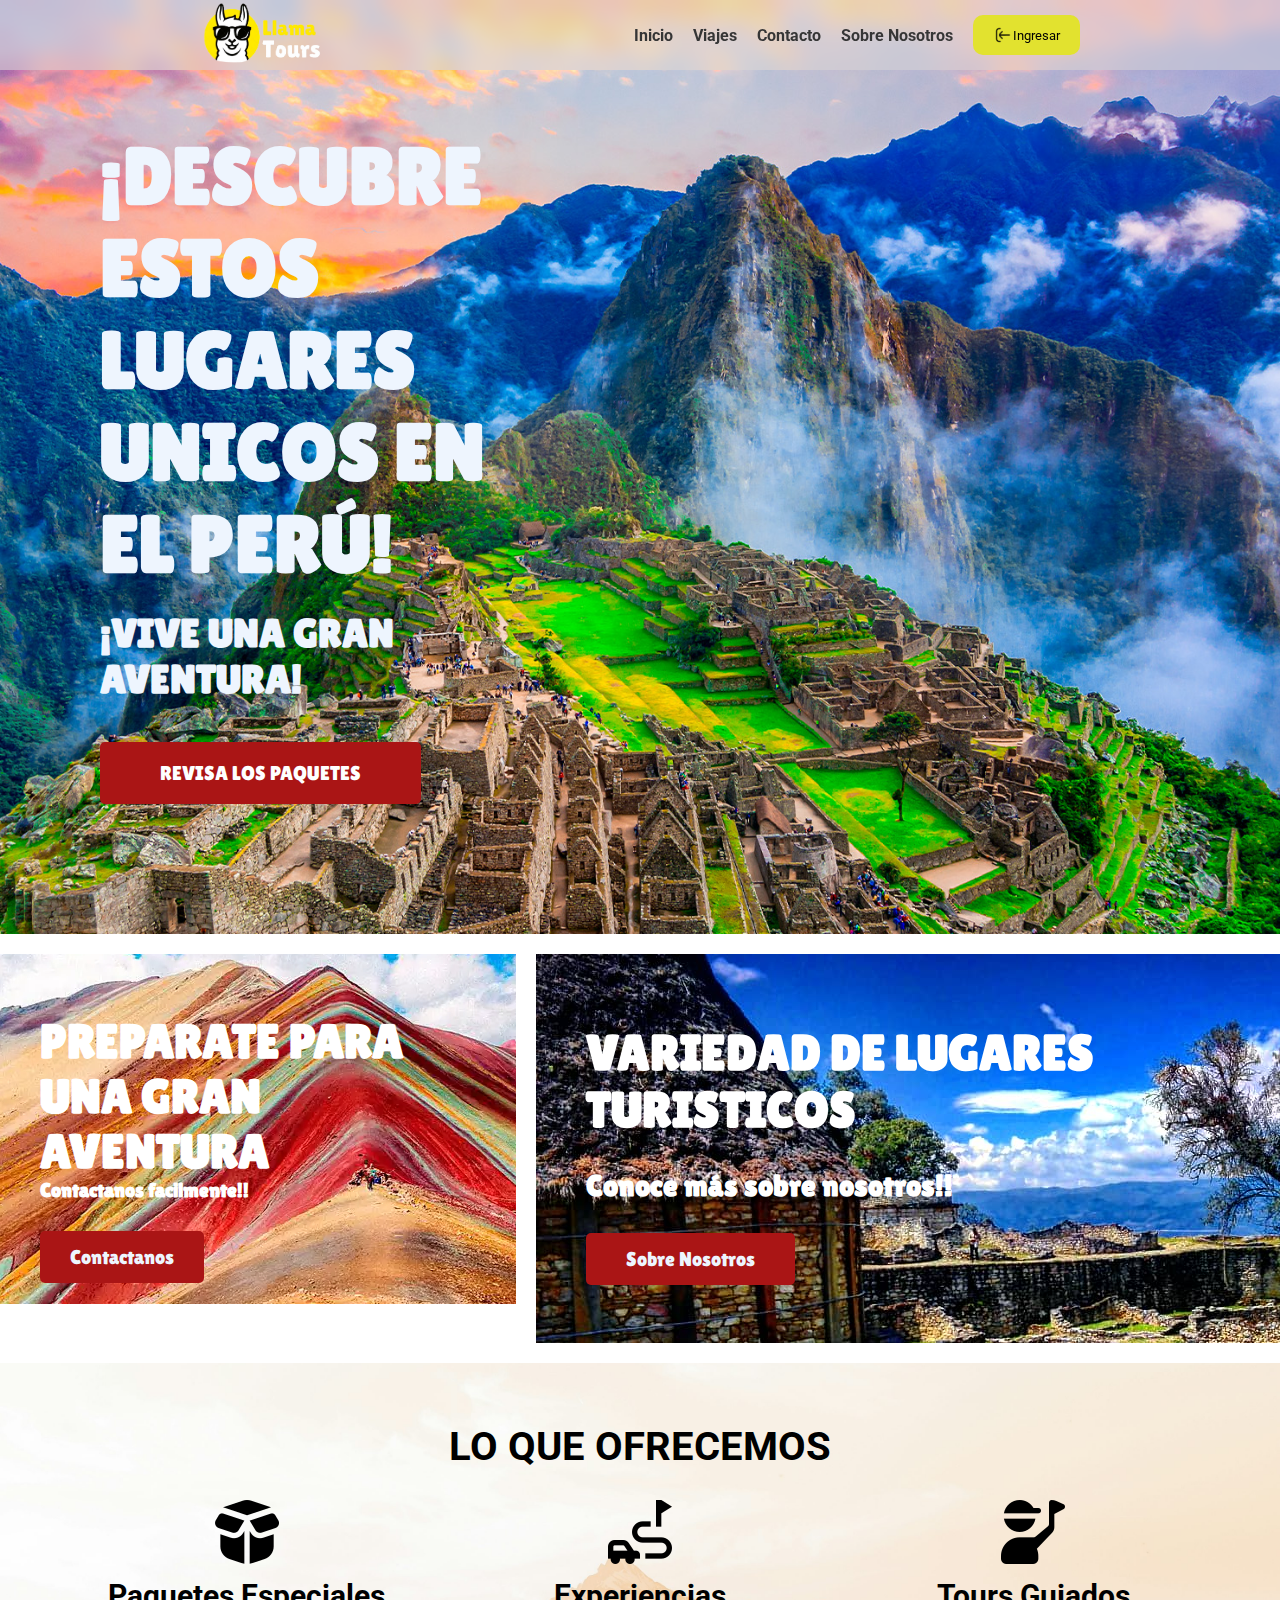
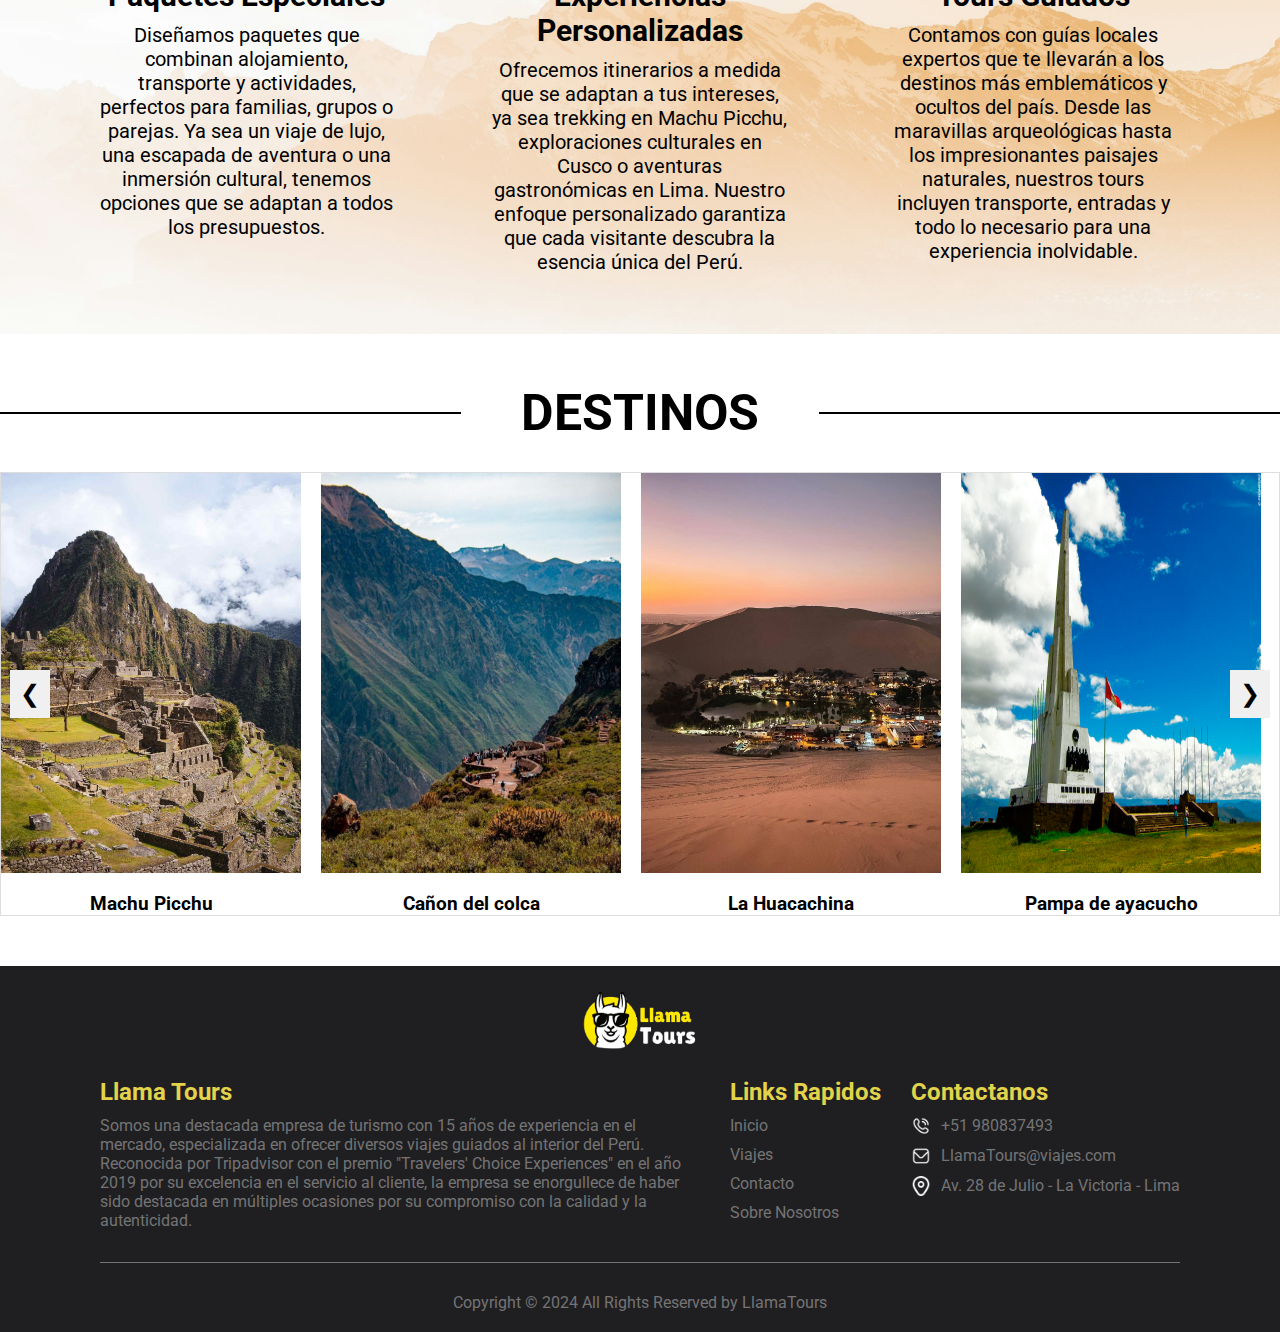
<file: html/index.html>
<!DOCTYPE html>
<html lang="en">
<head>
    <meta charset="UTF-8">
    <meta name="viewport" content="width=device-width, initial-scale=1.0">
    <title>LlamaTours</title>
    <link rel="icon" type="image/x-icon" href="../img/llamaBase.png">
    <link rel="stylesheet" href="../css/index.css">
    <link rel="stylesheet" href="../css/stylehead_footer.css">
    <link rel="stylesheet" href="../css/login.css">
    <link rel="stylesheet" href="https://cdnjs.cloudflare.com/ajax/libs/font-awesome/6.0.0-beta3/css/all.min.css">
    <script src="../js/index.js"></script>
    

</head>

<style>
    @media screen and (max-width:900px) {
        .mainContenedor{
            max-width: 900px;
            margin: 0 auto;
        }

        .mainSeccion1{
            background-image: url('../img/Inicio/inicio-tablet.png');
            background-size: cover;
            background-position: center;
            background-repeat: no-repeat;
            padding: 80px 10px;
            color: rgb(238, 245, 254);
            margin-bottom: 20px;
        }

        .contenidoSeccion1 h2{
            font-size: 60px;

        }

        .seccion2{
            flex-direction: column;
            width: 100%;
        }

        .sobreNostrosSeccion2, .contactanosSeccion2{
            max-width: 900px;
            width: auto;
            padding: 20px;
        }

        .seccion3{
            padding: 20px;
        }

        .seccion3Ofrecemos{
            flex-direction: column;
            gap: 20px;
        }

        .ofrecemos{
            width: 100%;
        }

    }

    @media screen and (max-width:450px){
        .mainContenedor{
            max-width: 450px;
            margin: 0 auto;
        }

        .mainSeccion1{
            background-image: url('../img/Inicio/inicio-celular.png');
            background-size: cover;
            background-position: center;
            background-repeat: no-repeat;
            padding: 80px 0;
            color: rgb(238, 245, 254);
            margin-bottom: 20px;
        }
        .contenidoSeccion1 a{
            padding: 10px;
            width: 20px;
        }

        .mainSeccion1 h2{
            font-size: 50px;
        }

        .mainSeccion1 h3{
            font-size: 30px;
        }
        .contenidoSeccion1 button{
            padding: 20px 30px;
        }
        .contenidoSeccion1{
            width: auto;
        }

        .seccion3{
            padding: 10px;
        }
    }
    
</style>

<body>
<div class="container" id="principio">
    

    
    <header>
        <div class="mainHeader">
            <div class="header">
                <a href="../html/index.html"><img src="../img/llama.png"  width="125px" alt=""></a>
                <input type="checkbox" id="menucheckbox">
                <label for="menucheckbox">
                    <img src="../img/iconos/menu.png" alt="menú" class="menuIcono">
                </label>
                <div class="menu">
                    <ul  id="menuu">
                        <li><a href="index.html">Inicio</a></li>
                        <li><a href="buscador.html">Viajes</a></li>
                        <li><a href="contactanos.html">Contacto</a></li>
                        <li><a href="SobreNosotros.html">Sobre Nosotros</a></li>
                        <li id="change">
                            <div id="mainDatosLogueado" style="display: none;">
                                <div class="datosUsuario">
                                    <img src="../img/iconos/avatar-usuario.png" alt="" class="userlogged">
                                </div>
                                <div class="datosLogueado">
                                    <p class="p1">${usuario.nombre}</p>
                                    <p class="p2">${usuario.gmail}</p>
                                </div>
                            </div>
                            <button class="botoncito" id="btnIngresar"  onclick="LoginToggle()"><img src="../img/iconos/ingresar.png" width="20px" alt="">Ingresar</button>
                        </li>
                    </ul>
                </div>  
            </div>
        </div>
    </header>
    
    <div class="mainContenedor">
        <div class="mainSeccion1">
            <div class="seccion1">
                <div class="contenidoSeccion1">
                    <h2> ¡DESCUBRE ESTOS LUGARES UNICOS EN EL PERÚ!</h2>
                    <h3>¡VIVE UNA GRAN AVENTURA!</h3>
                    <button><a href="buscador.html">REVISA LOS PAQUETES</a></button>
                </div>
            </div>
        </div>

        <div class="mainSeccion2">
            <div class="seccion2">
                <div class="contactanosSeccion2">
                    <h2>PREPARATE PARA UNA GRAN AVENTURA</h2>
                    <h3>Contactanos facilmente!!</h3>
                    <button><a href="contactanos.html">Contactanos</a></button>
                </div>
                <div class="sobreNostrosSeccion2">
                    <h2>VARIEDAD DE LUGARES TURISTICOS</h2>
                    <h3>Conoce más sobre nosotros!!</h3>
                    <button><a href="SobreNosotros.html">Sobre Nosotros</a></button>
                </div>
            </div>
        </div>

        <div class="mainSeccion3">
            <div class="seccion3">
                <h2>LO QUE OFRECEMOS</h2>
                <div class="seccion3Ofrecemos">
                    
                    <div class="seccion3Paquetes ofrecemos">
                        <img src="../img/Inicio/paquete.png" alt="">
                        <h3>Paquetes Especiales</h3>
                        <p>Diseñamos paquetes que combinan alojamiento, transporte y actividades, perfectos para familias, grupos o parejas. Ya sea un viaje de lujo, una escapada de aventura o una inmersión cultural, tenemos opciones que se adaptan a todos los presupuestos.</p>
                    </div>
                    <div class="seccion3Experiencia ofrecemos">
                        <img src="../img/Inicio/experiencia.png" alt="">
                        <h3>Experiencias Personalizadas</h3>
                        <p>Ofrecemos itinerarios a medida que se adaptan a tus intereses, ya sea trekking en Machu Picchu, exploraciones culturales en Cusco o aventuras gastronómicas en Lima. Nuestro enfoque personalizado garantiza que cada visitante descubra la esencia única del Perú.</p>
                    </div>
                    <div class="seccion3Guias ofrecemos">
                        <img src="../img/Inicio/guia.png" alt="">
                        <h3>Tours Guiados</h3>
                        <p>Contamos con guías locales expertos que te llevarán a los destinos más emblemáticos y ocultos del país. Desde las maravillas arqueológicas hasta los impresionantes paisajes naturales, nuestros tours incluyen transporte, entradas y todo lo necesario para una experiencia inolvidable.</p>
                    </div>
                </div>
            </div>
        </div>

        <div class="mainSeccion4">
            <div class="seccion4">
                <div class="textoSeccion4">
                    <hr><h2>DESTINOS</h2><hr>
                </div>
                <div class="destinosContainer">
                    <div class="destinosHorizontal">
                        <div class="cuzco horizontal">
                            <div class="destinoimg">
                                <a href="buscador.html#contenido-cusco">
                                <img src="../img/Inicio/destino-MacchuPicchu.jpg" width="300px" height="400px" alt="">
                                <div class="nameDestino">Machu Picchu</div>
                                <div class="info">Más info</div>
                            </a>
                            </div>
                            <h3>Machu Picchu</h3>
                        </div>
                        <div class="colca horizontal">
                            <div class="destinoimg">
                                <a href="buscador.html#contenido-arequipa">
                                <img src="../img/Inicio/destino-colca.jpg" width="300px" height="400px" alt="">
                                <div class="nameDestino">Cañon del colca</div>
                                <div class="info"><p>Más Info</p></div>
                            </a>
                            </div>
                            <h3>Cañon del colca</h3>
                        </div>
                        <div class="huacachina horizontal">
                            <div class="destinoimg">
                                <a href="buscador.html#contenido-ica">
                                    <img src="../img/Inicio/destino-huacachina.jpg" width="300px" height="400px" alt="">
                                    <div class="nameDestino">La Huacachina</div>
                                    <div class="info">Más info +</div>
                                </a>
                            </div>
                            <h3>La Huacachina</h3>
                        </div>
                        <div class="Pampa horizontal">
                            <div class="destinoimg">
                                <a href="buscador.html#contenido-ayacucho">
                                    <img src="../img/Inicio/destino-pampas.png" width="300px" height="400px" alt="">
                                    <div class="nameDestino">Pampas de ayacucho</div>
                                    <div class="info">Más info +</div>
                                </a>
                            </div>
                            <h3>Pampa de ayacucho</h3>
                        </div>
                        <div class="tarapoto horizontal">
                            <div class="destinoimg">
                                <a href="buscador.html#contenido-san martin">
                                    <img src="../img/Inicio/destino-tarapoto.jpg" width="300px" height="400px" alt="">
                                    <div class="nameDestino">Tarapoto</div>
                                    <div class="info">Más info +</div>
                                </a>
                            </div>
                            <h3>Tarapoto</h3>
                        </div>
                        <div class="laguna69 horizontal">
                            <a href="buscador.html#contenido-ancash">
                                <div class="destinoimg">
                                    <img src="../img/Inicio/destino-laguna69.jpg" width="300px" height="400px" alt="">
                                    <div class="nameDestino">Huaraz - Laguna 69</div>
                                    <div class="info">Más info +</div>
                                </div>
                            </a>
                            <h3>Huaraz - Laguna 69</h3>
                        </div>
                    </div>
                    <button class="scroll-btn right" onclick="scrollDestinosRight()">&#10095;</button>
                    <button class="scroll-btn left" onclick="scrollDestinosLeft()">&#10094;</button>
                </div>
            </div>
        </div>        
        
    </div>
</div>

<footer>
    <div class="mainFooter">
        <div class="footer">
            <div class="headFooter">
                <img src="../img/llama.png" width="120px" alt="">
            </div>
            <div class="footerContenido">
                <div class="about footerTexto">
                    <h2>Llama Tours</h2>
                    <p>Somos una destacada empresa de turismo con 15 años de experiencia en el mercado, especializada en ofrecer diversos viajes guiados al interior del Perú. Reconocida por Tripadvisor con el premio "Travelers' Choice Experiences" en el año 2019 por su excelencia en el servicio al cliente, la empresa se enorgullece de haber sido destacada en múltiples ocasiones por su compromiso con la calidad y la autenticidad.</p>
                </div>
                <div class="footerLink footerTexto">
                    <h2>Links Rapidos</h2>
                    <ul>
                        <li><a href="index.html">Inicio</a></li>
                        <li><a href="buscador.html">Viajes</a></li>
                        <li><a href="contactanos.html">Contacto</a></li>
                        <li><a href="SobreNosotros.html">Sobre Nosotros</a></li>
                    </ul>
                </div>
                <div class="footerContactanos footerTexto">
                    <h2>Contactanos</h2>
                    <ul>
                        <li><a href="error.html"><img src="../img/iconos/telefono-footer.png" width="20px" alt="">+51 980837493</a></li>
                        <li><a href="error.html"><img src="../img/iconos/correo-footer.png" width="20px" alt="">LlamaTours@viajes.com</a></li>
                        <li><a href="error.html"><img src="../img/iconos/ubicacion-footer.png" width="20px" alt="">Av. 28 de Julio - La Victoria - Lima</a></li>
                    </ul>
                </div>
            </div>
            <div class="separador"></div>
            <div class="footerFooter">
                <div class="copyright">
                    <p>Copyright &copy; 2024 All Rights Reserved by LlamaTours</p>
                </div>
                <div class="redesSociales">
            </div>
            
        </div>
    </div>
</footer>




<form class="login-form" id="loginUsuarios">
    <div class="form">
        <div class="cerrar-btn" onclick="LoginToggle()">&times;</div>
        <h2>Iniciar Sesión</h2>

        <div class="form-elemento">
            <input type="text" id="loginGmail" placeholder="Correo Electro" required>
            <img class="img-form" src="[data-uri]"/>
        </div>

        <div class="form-elemento">
            <input type="password" id="loginContrasenia" class="password" placeholder="password" required>
            <span class="toggle-password" onclick="togglePassword()">👁️</span>
        </div>

        <div class="form-elemento">
            <a href="#">Olvidé mi contraseña</a>
        </div>

        <div class="form-elemento">
            <button type="submit">Ingresar</button>
        </div>

        <div class="form-elemento">
            <label class="Registro">¿Nuevo usuario?</label>
            <a id="regist" onclick="toggleForms()">Regístrate</a>
        </div>
    </div>

    <div id="llamalog">
        <img src="../img/llamitaLogin.gif" alt="llama">
    </div>
</form>
<form class="registro-form" id="registroUsuarios">
    <div class="form">
        <div class="cerrar-btn" onclick="RegistroToggle()">&times;</div>
        <h2>Regístrate</h2>

        <div class="form-elemento">
            <input type="text" id="usrGmail" placeholder="Correo Electrónico">
            <img class="img-form" src="[data-uri]"/>
        </div>

        <div class="form-elemento">
            <input type="text" id="usrName" placeholder="Nombres y Apellidos">
            <img class="img-form" src="[data-uri]"/>
        </div>

        <div class="form-elemento">
            <input type="text" id="usrPhone" placeholder="Numero de Celular">
            <img class="img-form" src="[data-uri]"/>
        </div>

        <div class="form-elemento">
            <input type="password" class="password" id="usrContrasenia" placeholder="Repita su contraseña">
            <span class="toggle-password" onclick="togglePassword()">👁️</span>
        </div>

        <div class="form-elemento">
            <button type="submit">Registrarse</button>
        </div>

        <div class="form-elemento">
            <a id="regist" onclick="toggleForms()">Ya soy usuario</a>
        </div>
    </div>

    <div id="llamalog">
        <img src="../img/llamitaLogin.gif" alt="llama">
    </div>
</form>

<a href="#principio"><img src="../img/iconos/flecha-arriba.png" id="botonArriba" width="90px"></a>


<script src="../js/login.js"></script>
<script src="../js/usuarios.js"></script>
</body>

</html>
</file>
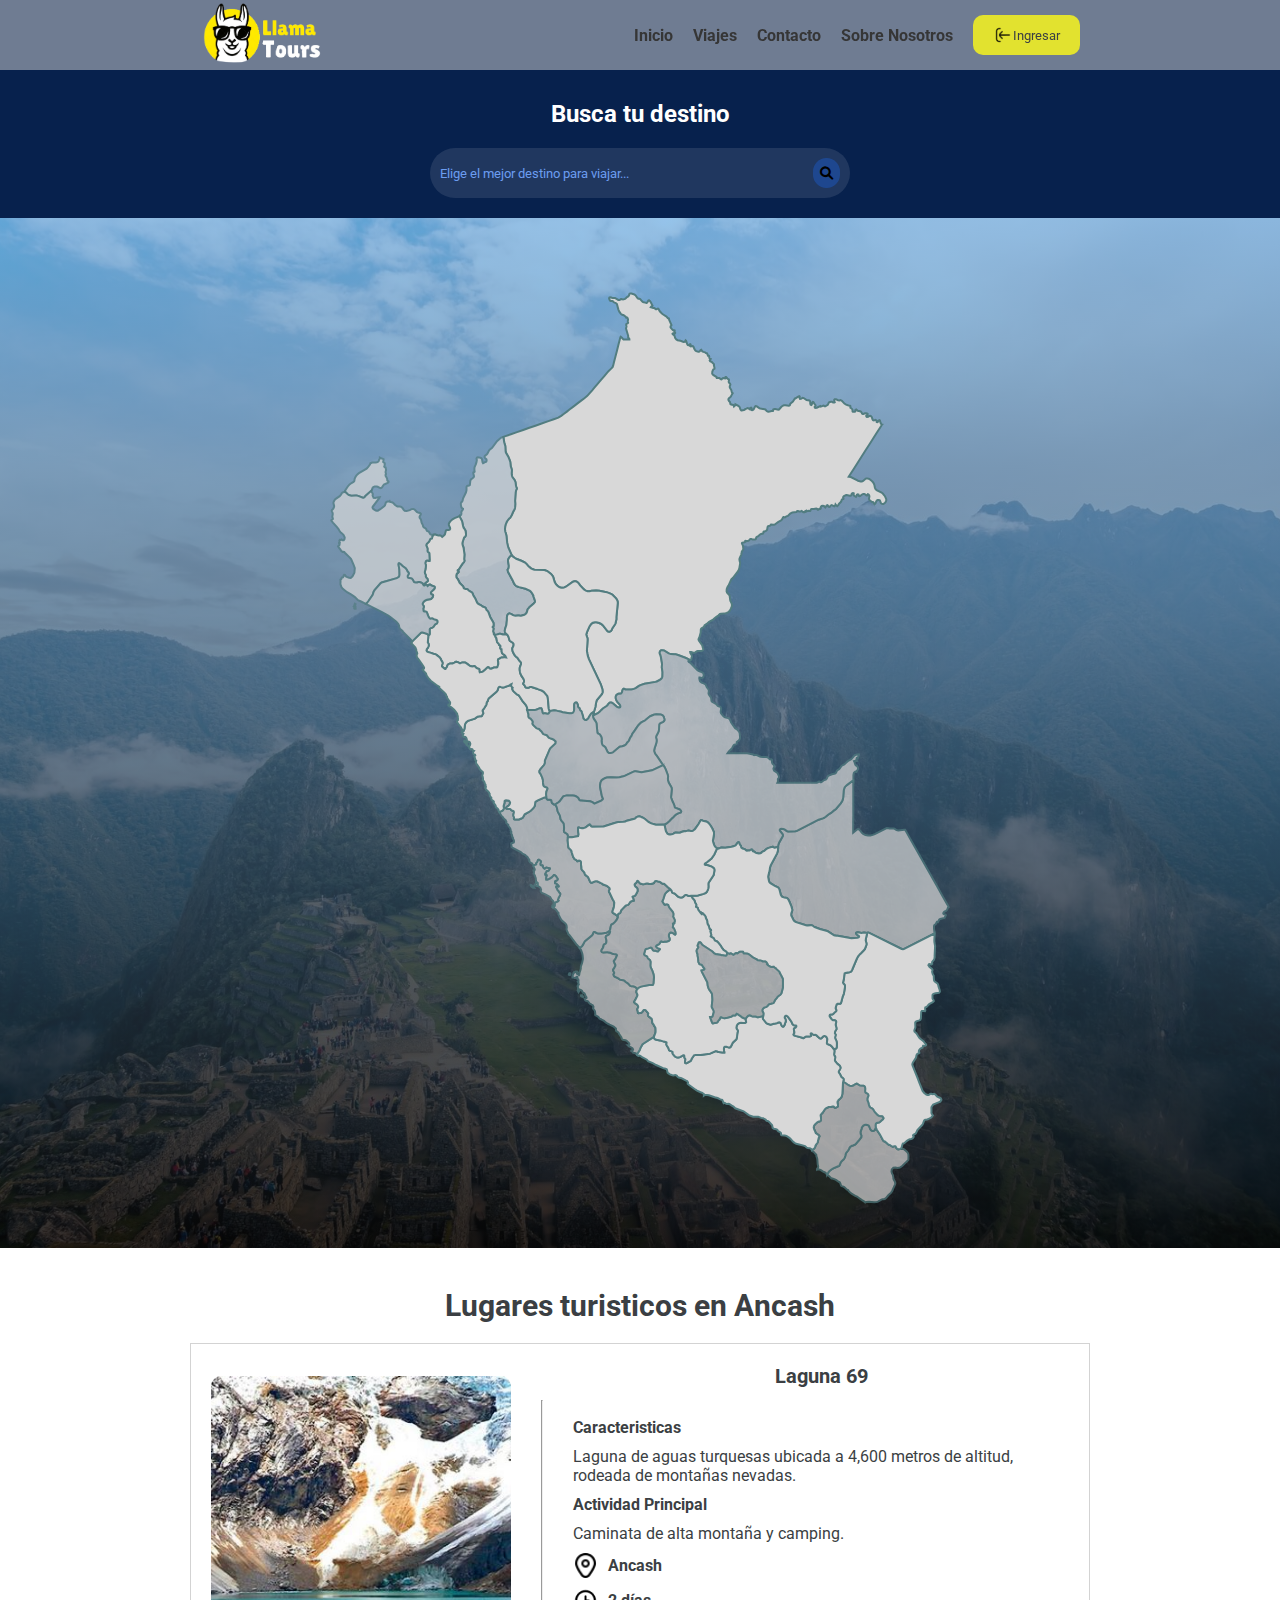
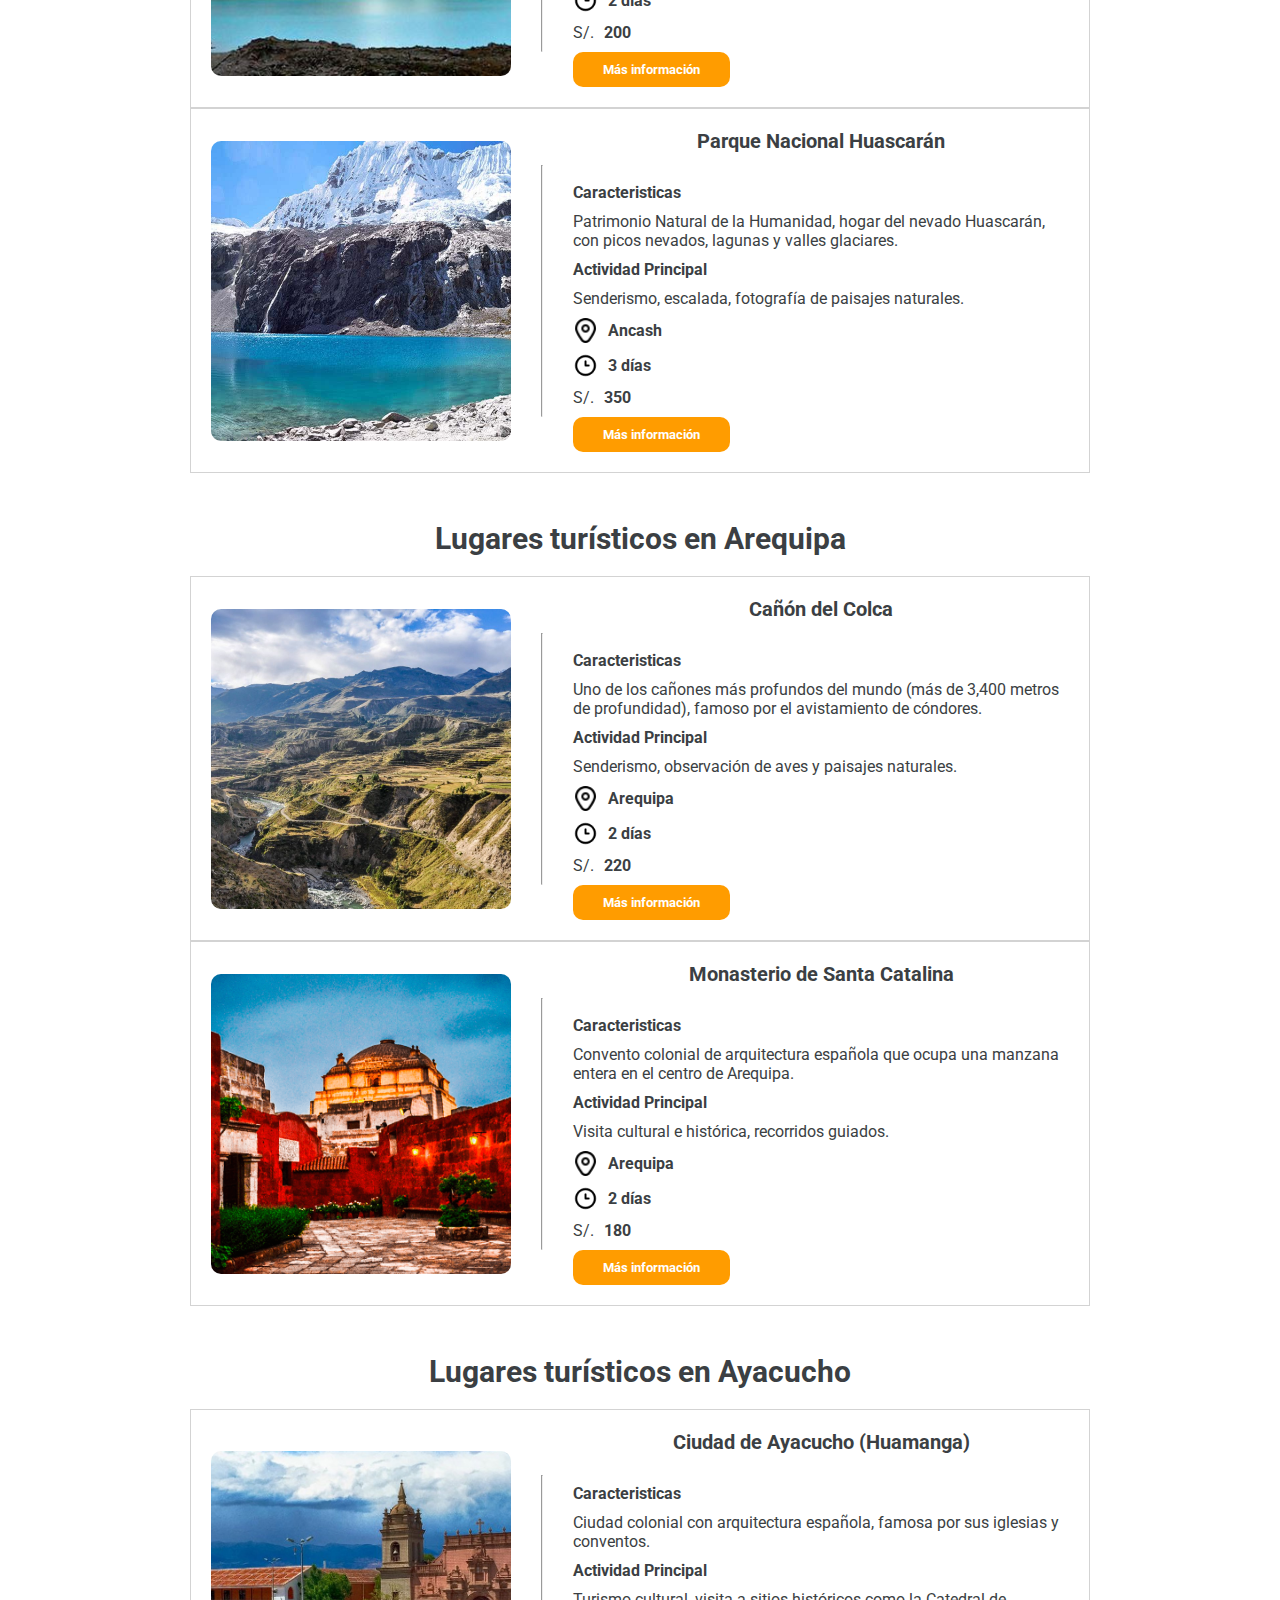
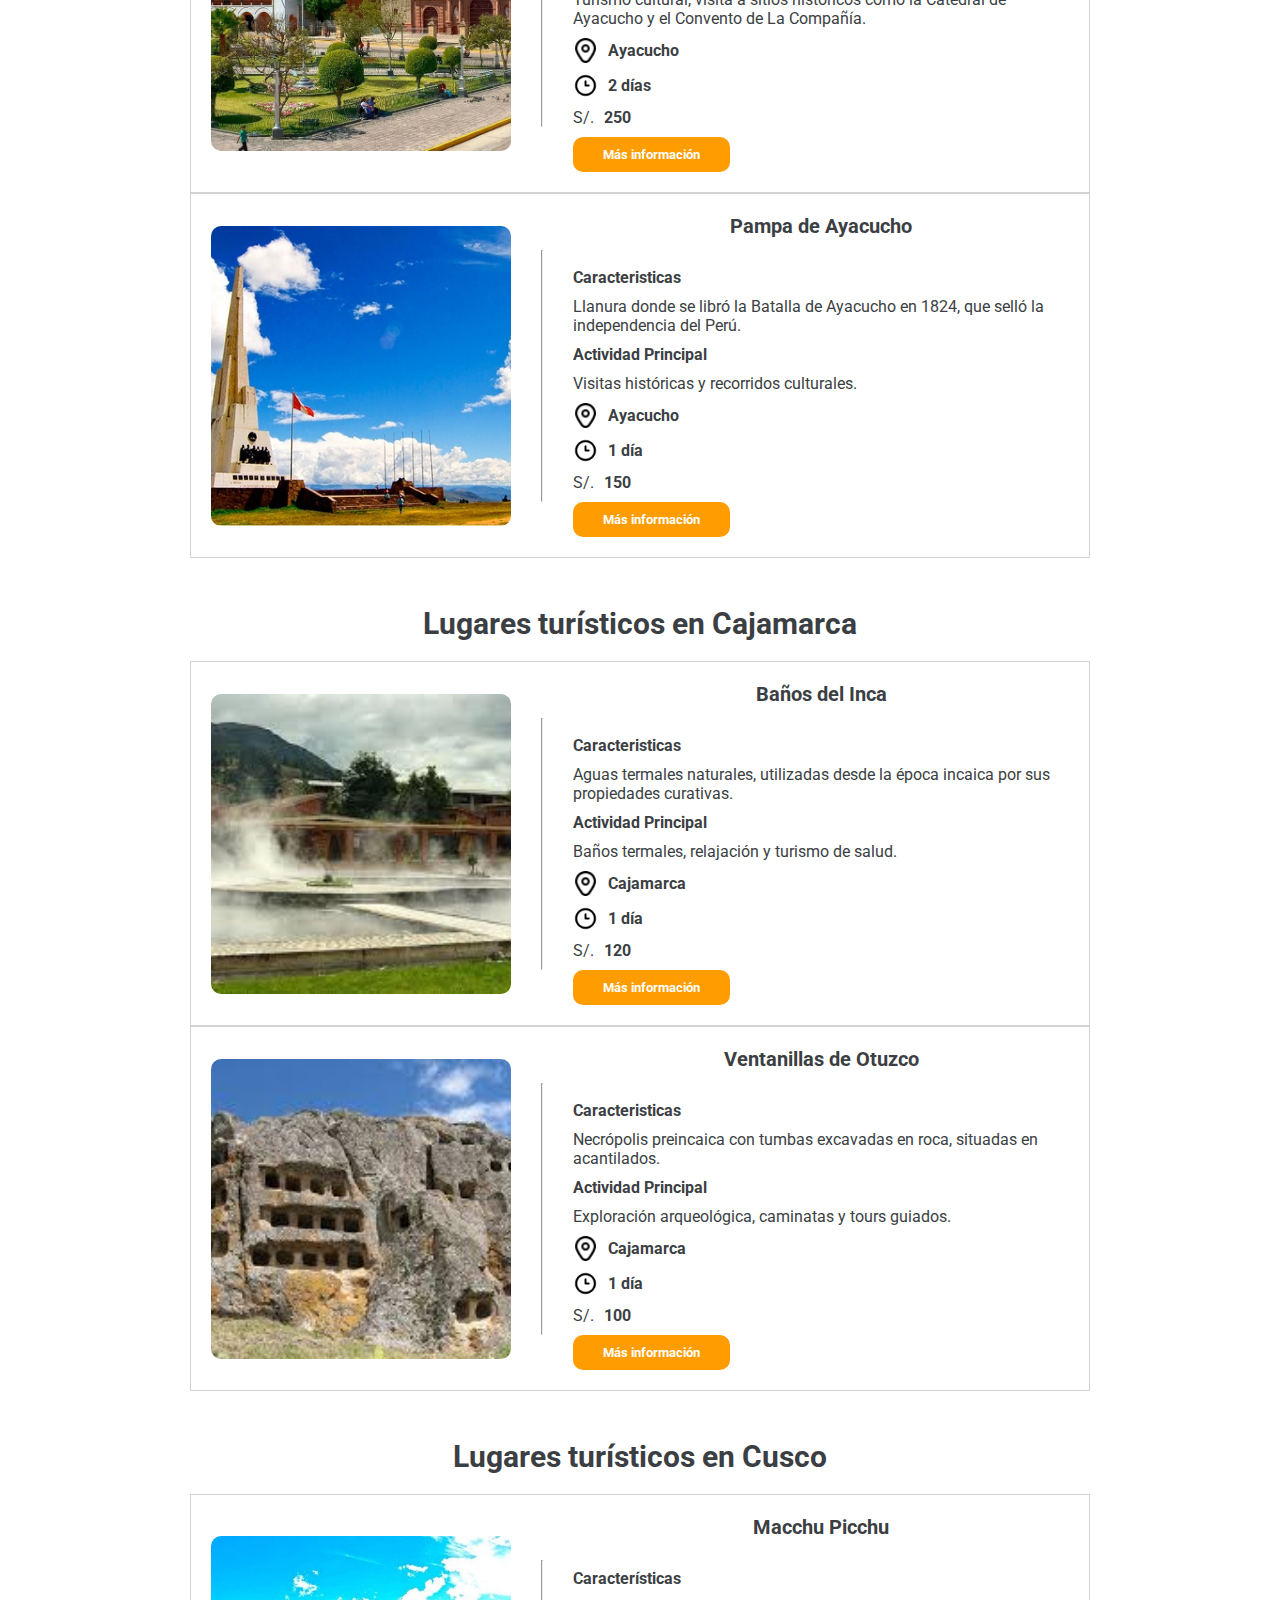
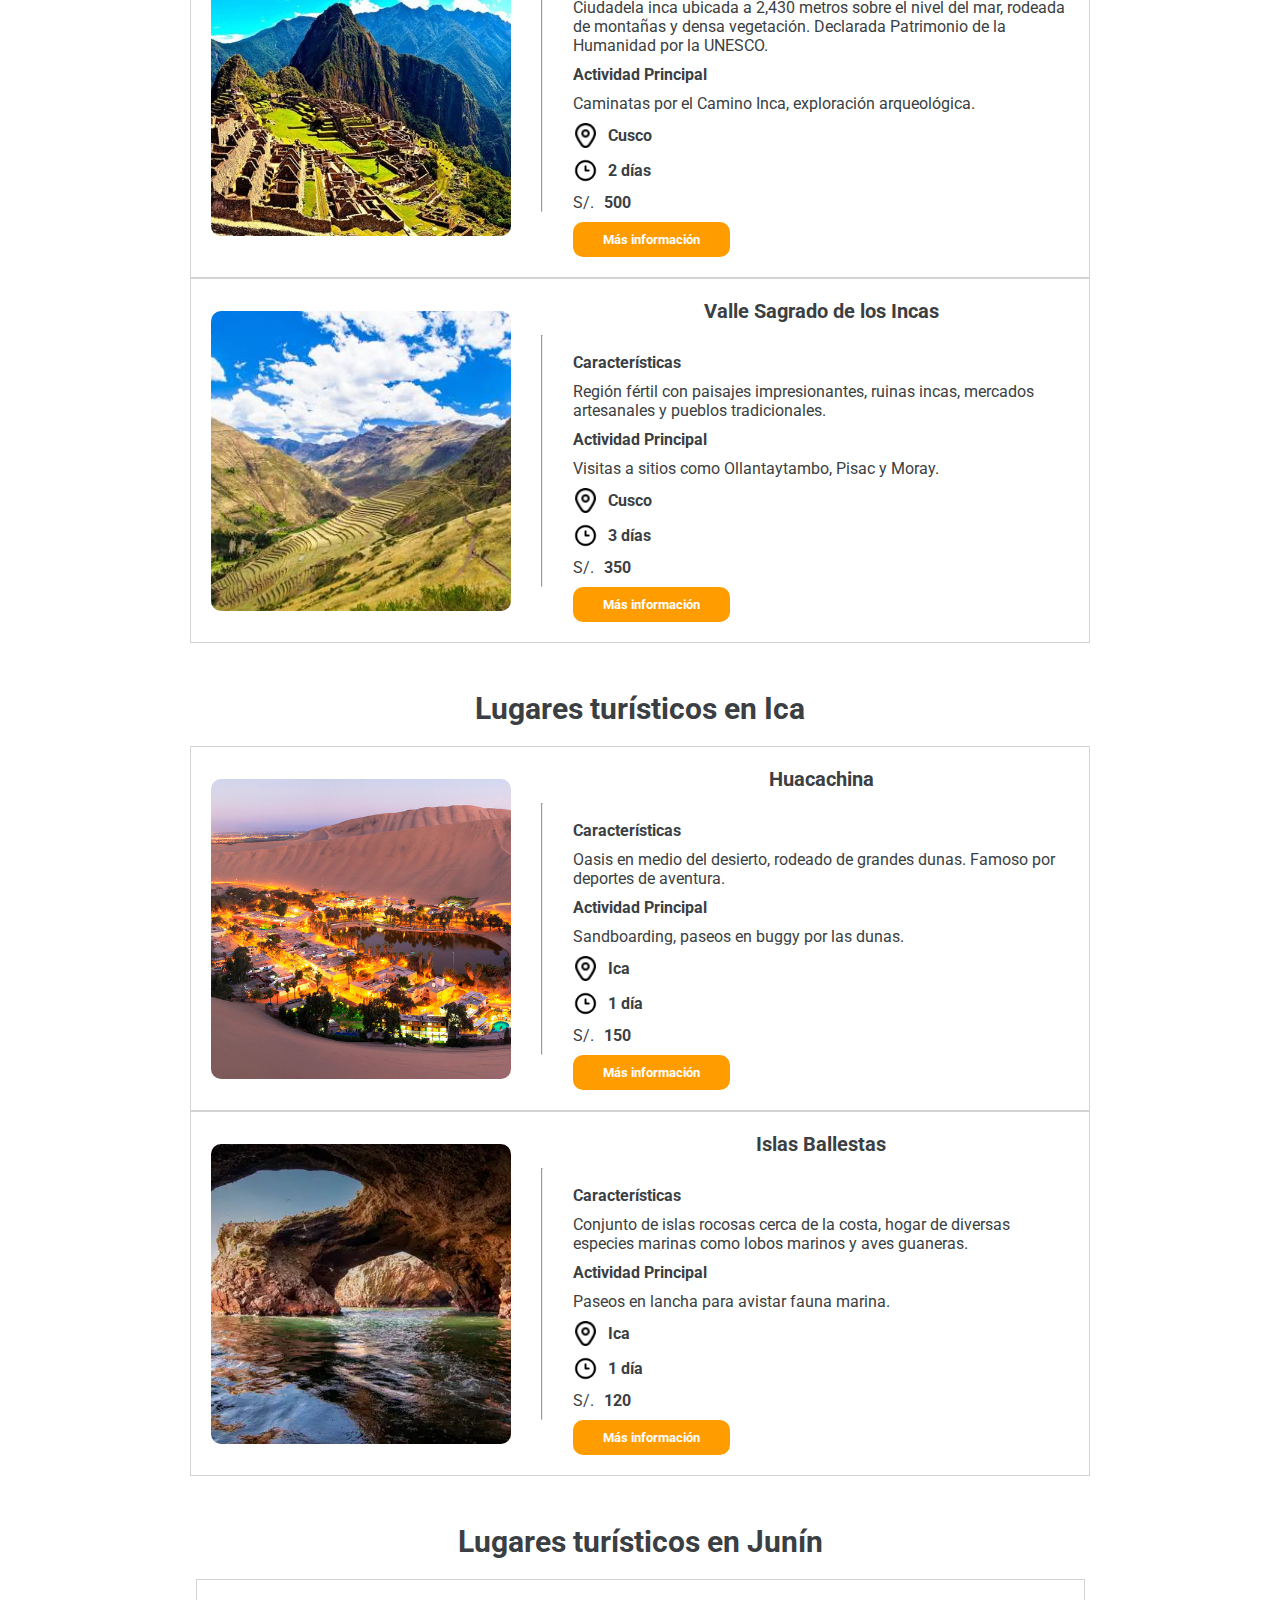
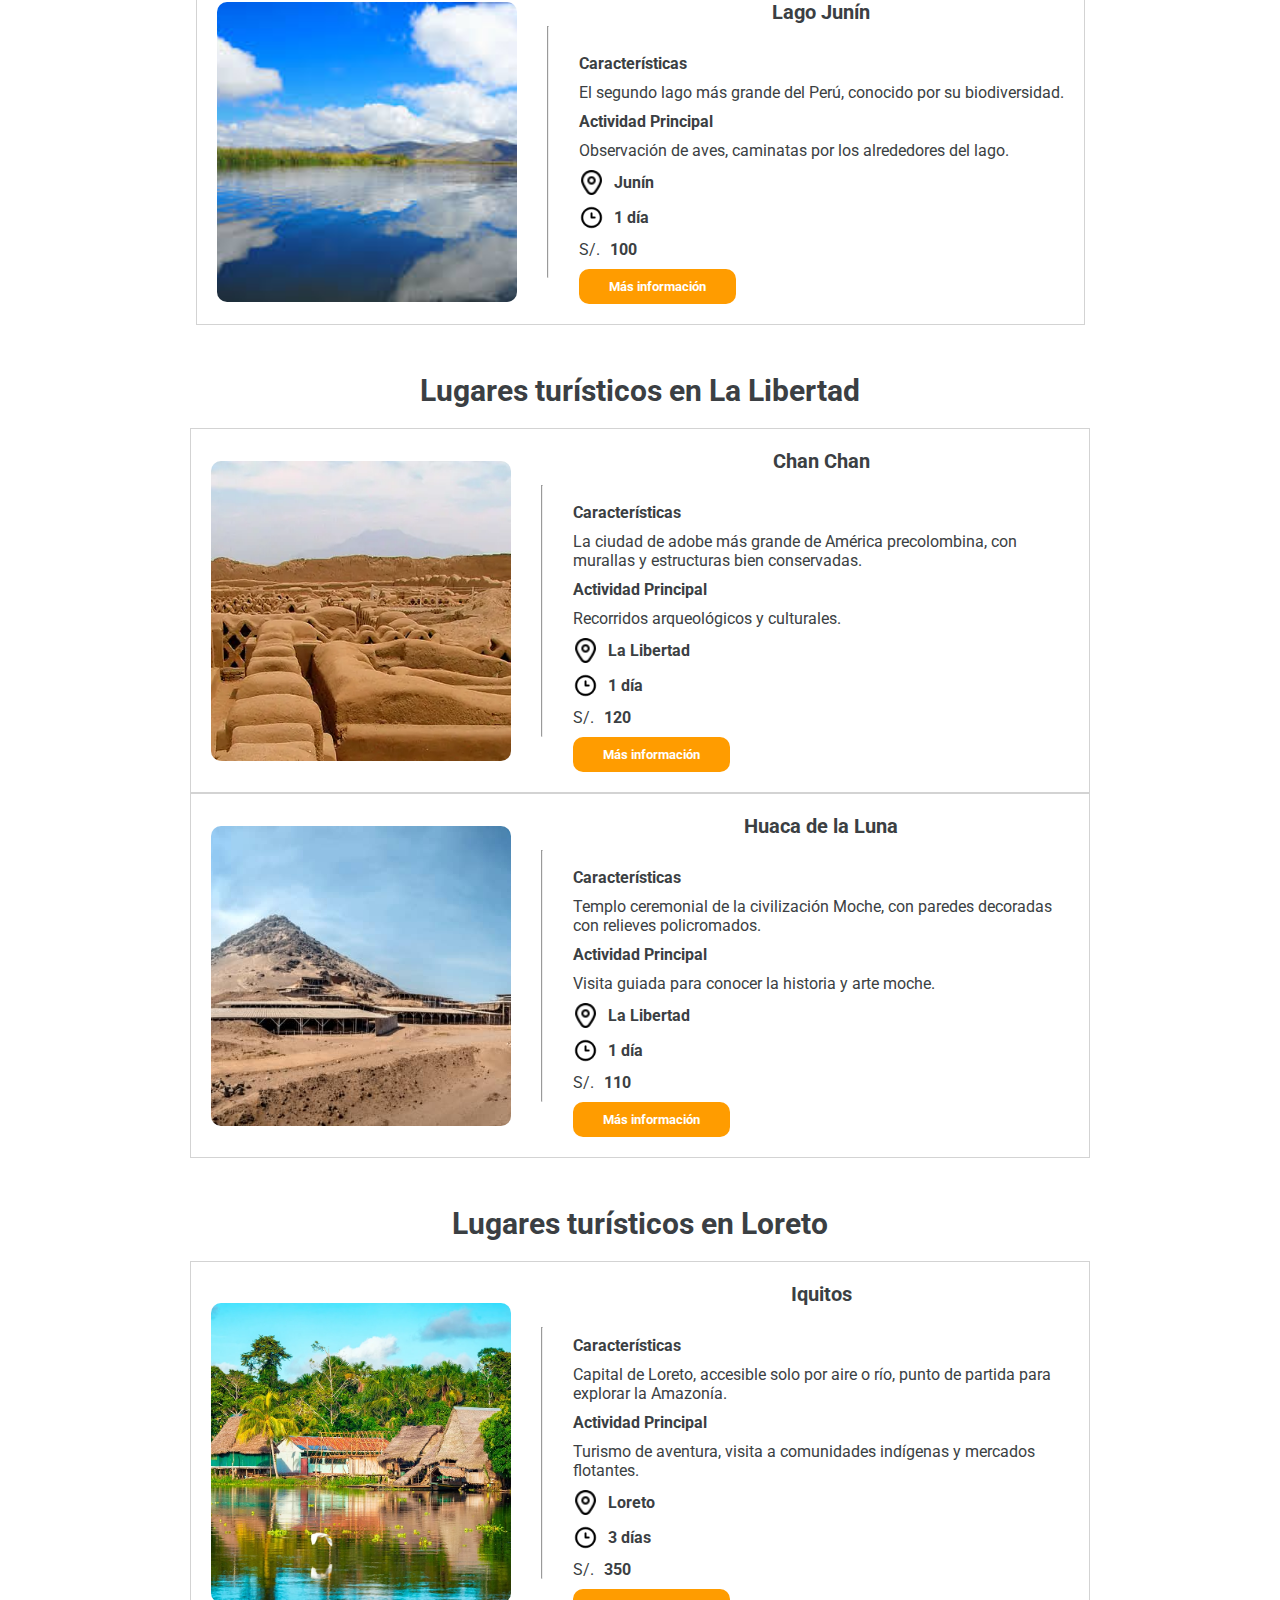
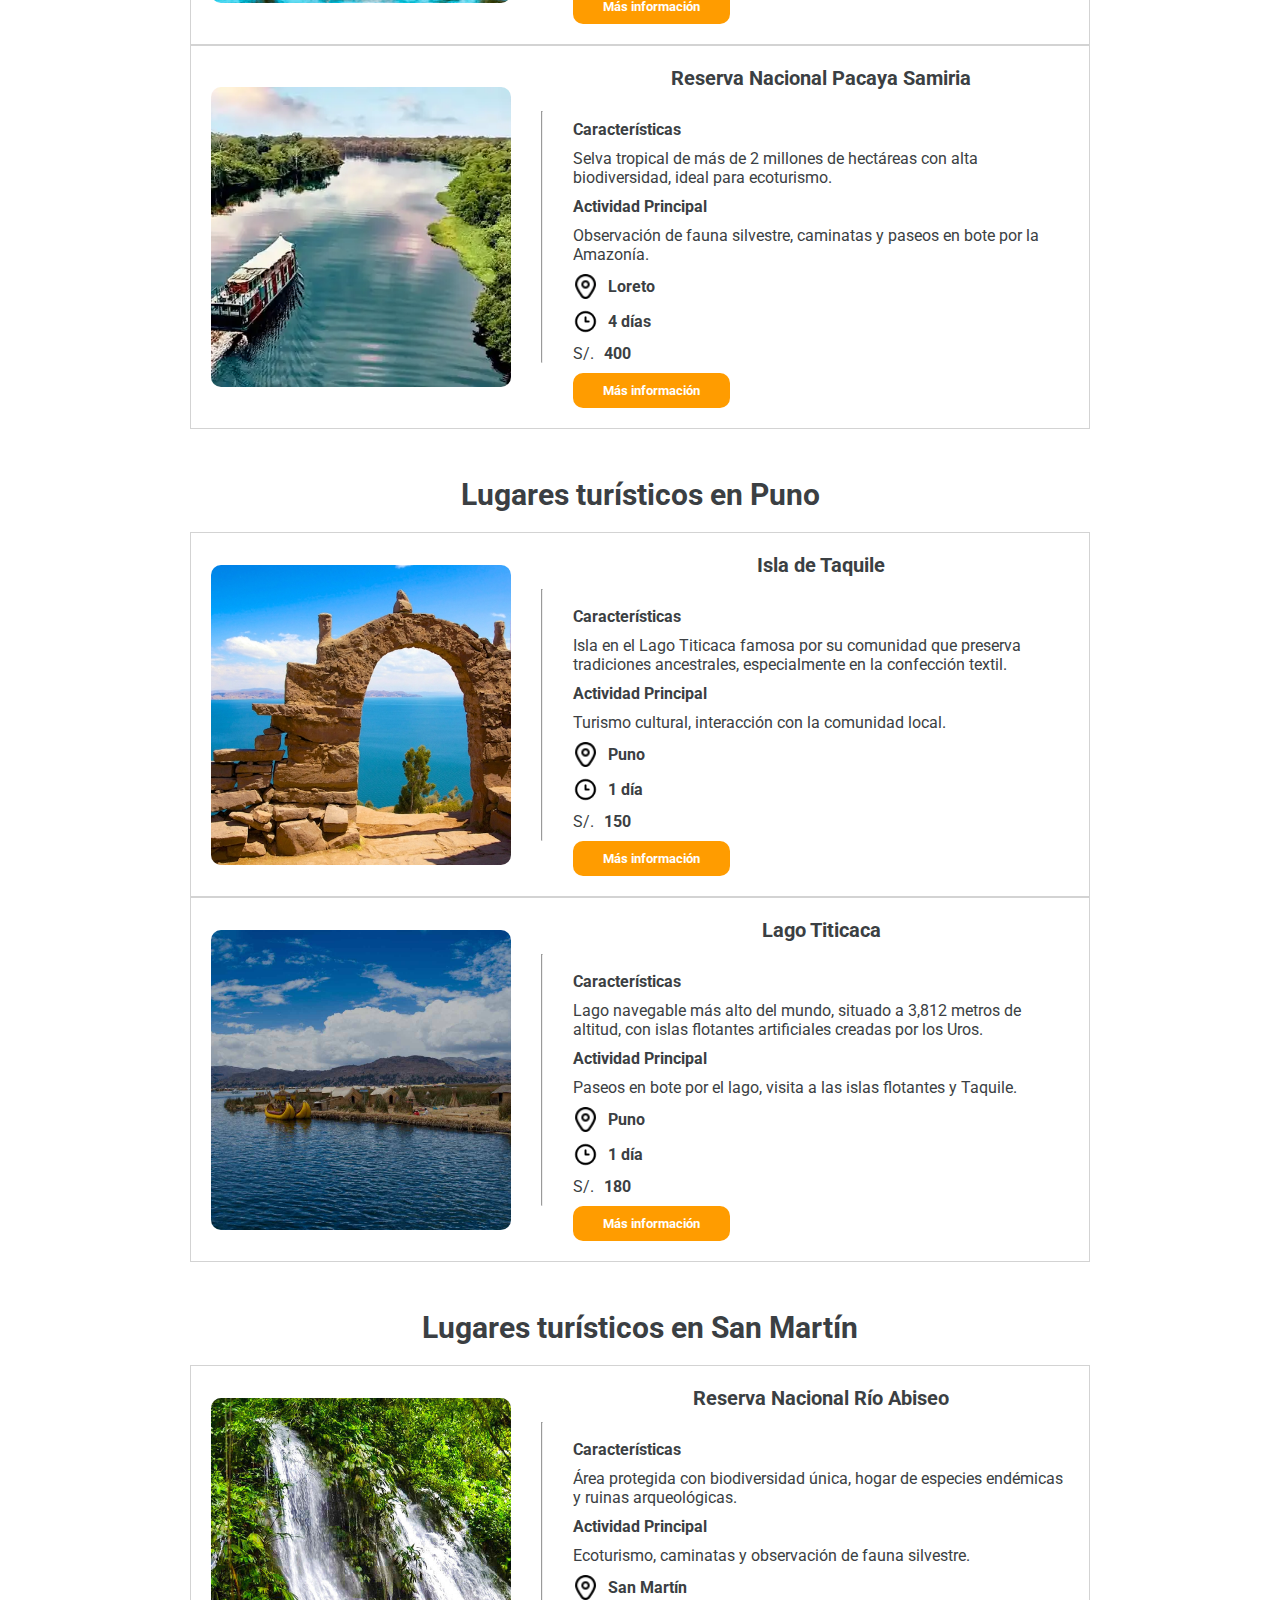
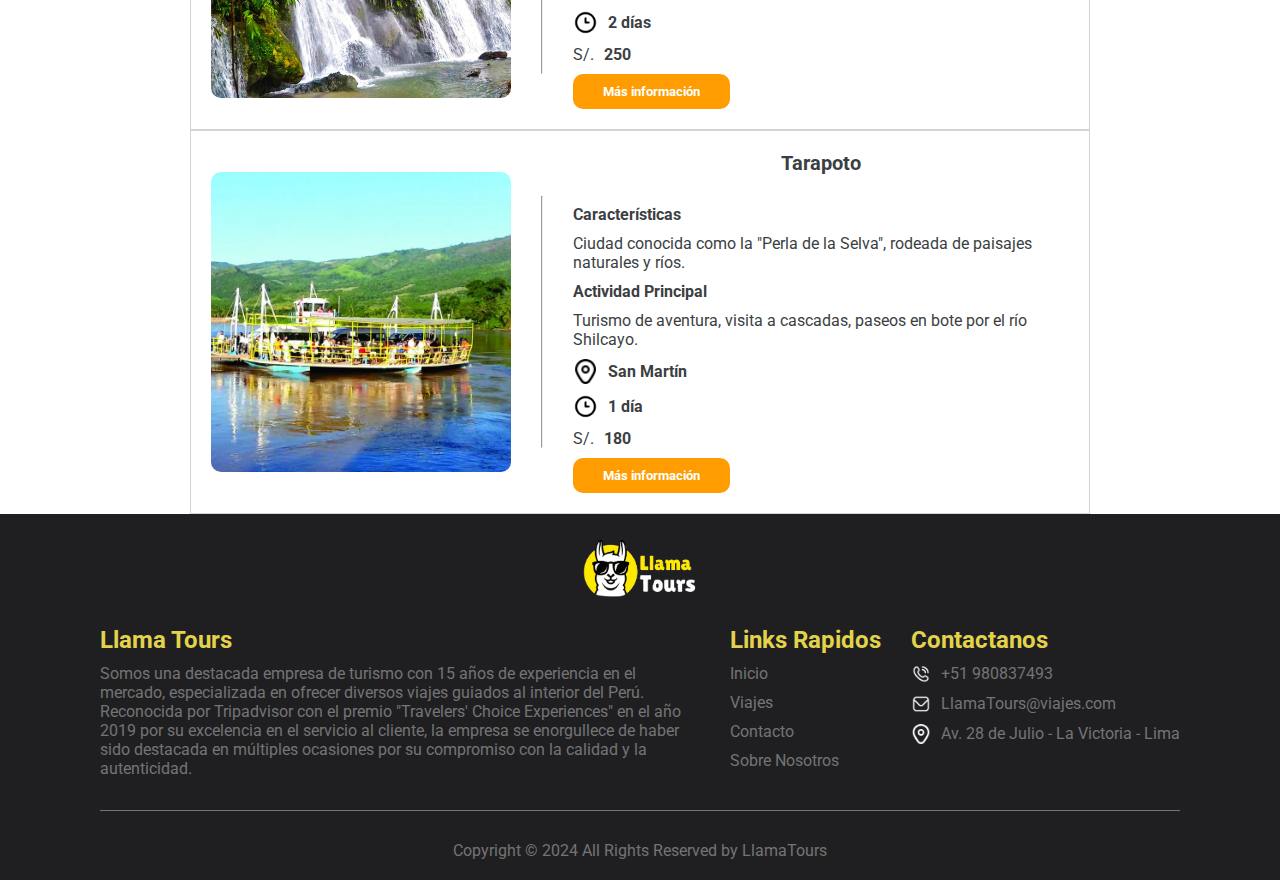
<file: html/buscador.html>
<!DOCTYPE html>
<html lang="en">
<head>
    <meta charset="UTF-8">
    <meta name="viewport" content="width=device-width, initial-scale=1.0">
    <title>LlamaTours</title>
    <link rel="icon" type="image/x-icon" href="../img/llamaBase.png">
    <link rel="stylesheet" href="../css/stylehead_footer.css">
    <link rel="stylesheet" href="../css/buscador.css">
    
    <link rel="stylesheet" href="https://cdnjs.cloudflare.com/ajax/libs/font-awesome/6.6.0/css/all.min.css" integrity="sha512-Kc323vGBEqzTmouAECnVceyQqyqdsSiqLQISBL29aUW4U/M7pSPA/gEUZQqv1cwx4OnYxTxve5UMg5GT6L4JJg==" crossorigin="anonymous" referrerpolicy="no-referrer" />
    <link rel="stylesheet" href="../css/login.css">
    <link rel="stylesheet" href="https://cdnjs.cloudflare.com/ajax/libs/font-awesome/6.0.0-beta3/css/all.min.css">

    <script src="../js/index.js"></script>
</head>
<body>
    <div class="container" id="principio">
        <header>
        <div class="mainHeader">
            <div class="header">
                <a href="../html/index.html"><img src="../img/llama.png"  width="125px" alt=""></a>
                <input type="checkbox" id="menucheckbox">
                <label for="menucheckbox">
                    <img src="../img/iconos/menu.png" alt="menú" class="menuIcono">
                </label>
                <div class="menu">
                    <ul  id="menuu">
                        <li><a href="index.html">Inicio</a></li>
                        <li><a href="buscador.html">Viajes</a></li>
                        <li><a href="contactanos.html">Contacto</a></li>
                        <li><a href="SobreNosotros.html">Sobre Nosotros</a></li>
                        <li id="change">
                            <div id="mainDatosLogueado" style="display: none;">
                                <div class="datosUsuario">
                                    <img src="../img/iconos/avatar-usuario.png" alt="" class="userlogged">
                                </div>
                                <div class="datosLogueado">
                                    <p class="p1">${usuario.nombre}</p>
                                    <p class="p2">${usuario.gmail}</p>
                                </div>
                            </div>
                            <button class="botoncito" id="btnIngresar"  onclick="LoginToggle()"><img src="../img/iconos/ingresar.png" width="20px" alt="">Ingresar</button>
                        </li>
                    </ul>
                </div>  
            </div>
        </div>
    </header>
        <div class="maincontenedor">

            <div class="buscardiv">
                <div id="buscardiv-contenido" class="buscardiv-contenido">
                    <h2>Busca tu destino</h2>
                    <form id="barrabusqueda" autocomplete="off">
                        <input type="text" id="buscador" name="buscar" placeholder="Elige el mejor destino para viajar..."
                        autocomplete="off">
                        <div id="resultados"></div>
                        <button type="submit" id="boton">
                            <i class="fa-solid fa-magnifying-glass"></i>
                        </button>
                    </form>
                </div>
            </div>
            
            <div class="mapadiv">
                <svg version="1.2" viewbox="0 0 1000 1000" width="1000" xmlns="http://www.w3.org/2000/svg">
                    <g id="features">
                    <path id="Tacna" class="disable" d="M687.1 926.6l0.6-0.9 0.8-1.5 0.3-0.5 0.3-0.3 0.5-0.5 1.8-1.4 1.9-1.2 4.3-1.8 0.6-0.2 0.9-0.4 0.3-0.4 0.3-0.5 0.9-2.4 0.4-0.6 0.5-0.7 2-1.8 0.3-0.4 0.4-0.6 0.6-1 0.3-0.8 0.2-0.7 0.5-2.3 0.2-0.5 2.1-2.7 0.8-1.3 0.5-1.1 0.6-0.9 0.3-0.4 0.7-0.5 0.9-0.5 1.1-0.3 2.4-1.1 3.9-4.5 1.5-2 0.5-0.8 0-0.7 0.1-0.6-0.2-0.7-0.4-1 0-0.1-0.1-0.1-0.2-1.3 0.1-1 0.3-0.8 0.5-1.4 0.2-0.7 0.1-0.7 0.2-0.6 0.4-0.5 1.1-1.3 1.2-0.7 0.7-0.2 0.9 0 1 0.2 1.1 0.5 0.5 0.4 0.4 0.6 1.2 2.9 0.5 0.7 0.5 0.5 0.6 0.3 0.8 0.1 0.7 0.1 1.3-0.9 1-2.7 1 2.3 3.1 4.7 2.7 5.1 1.1 1.6 0.4 0.2 0.4 0.1 0.1 0 0.1 0 0.1 0.1 0.2 0.1 1.1 0.8 1.7 1.6 1 0.8 0.3 0.1 0.4 0.1 0.2 0 0.4 0.2 0.5 0.3 1.5 1 0.4 0.2 0.3 0 0.3 0 0.7-0.3 0.4-0.1 0.2-0.1 0.3 0 0.5 0 0.3 0.2 0.2 0.2 0.5 1 0.1 0.3 0.9 1 0.3 0.3 0.4 0.1 0.3 0.1 0.3-0.1 1.7-0.3 0.5-0.2 0.2 0 2.5 0.3 0.8 0.3 1.9 1.6 1 1 0.7 0.9 0.6 1.5 0.1 1.8-0.1 3.7-6.2 6.1-2.3 1.6-2.2 0.3-2.2-0.3-2.1 0.1-1.6 1.7-0.3 2.2 0.5 1.8 0.9 1.7 0.4 2.2 0.1 1.3 0.3 0.9 1 1.8 0.4 1 0.2 1-0.2 1-2.9 6.7-1.1 1.6-0.9 1-1.9 1.7-2.3 2.8-0.9 0.7-1.1 0.4-1.4 0-1.2 0.4-3.4 2-1.2 0.3-2.6 0.3-5.2-0.5-2.5 0.2-1.2 0.6-1.3-1.1-2.4-1.5-3-2.2-1.5-1-1.8-0.9-1.7-1-2.4-1.3-2.5-2.4-0.1-0.2-0.3-0.5-0.3-0.4-0.2-0.1-0.5-0.1-0.3-0.1-2.8-2.6-0.8-0.5-1.8-0.5-0.6-0.6-0.6-2-0.5-1-0.7-0.5-0.8-0.3-2-1.6-1-0.5-2.9-1-1-0.1-2.5-2.5-1.1-0.6-0.6-0.6-0.2-0.2z" id="PETAC" name="Tacna">
                    </path>
                    <path id="Madre de Dios" class="disable"d="M794.6 685.5l-30.8 15.6-0.8 0.2-1.3-0.3-32.9-16.4-0.8-0.1-0.8 0.6-1.6-0.3-1.6-0.2-2.6 0.3-2.3-0.5-1.5-0.1-0.8 0.1-0.5 0.3-0.2 0.7 0.3 0.6 0.4 0.6 0.7 0.4 1.2 0.8 0.4 0.5 0 0.6-0.6 0.5-1 0.4-6.1 0.4-13.7-2.5-1.3 0.1-1.6-0.2-0.7-0.2-6.1-4-0.8-0.4-7.4-2-5.2-2-0.9-0.5-1.1-0.9-0.6-0.2-0.6-0.2-1 0-2.5 0.2-0.9 0-1.1-0.1-9.1-2.9-1.3-0.6-1.5-1.1-0.8-1.3-1.2-2.5-0.5-0.8-0.3-0.8 0-1.3 0.2-0.9 0.8-2.2 0.1-1.1-0.4-1.7-0.7-2.3-1.6-3.8-1.1-2.3-0.4-0.6-0.6-0.7-0.5-0.3-0.5-0.2-0.6-0.2-0.7 0-1.5-0.3-1.4-0.6-0.6-0.5-0.4-0.7-0.5-0.8-1.3-5.1-0.5-1.1-0.5-0.8-0.6-0.5-3.5-1.7-4-2.5-0.9-0.9-0.2-0.2-0.1-0.3-0.2-0.5-0.8-4.1 0-0.8 0.4-1.8 0.4-1.4 0.7-3.1 0.2-2 0.8-2.7 6.4-11.9 0.8-2.6 0.2-3.1 0-1.2 0.2-1.4 0.3-1.1 0.5-1.2 3.6-6.5 0.2-0.7 0-0.7-0.4-0.8-2.7-3.4 0-0.5 0-0.5 0.5-0.5 0.9-0.4 1.8 0.1 1 0.3 0.9 0.4 2 1.5 0.4 0.2 1.2 0.3 6.8-0.3 1.1-0.2 0.5-0.2 21.7-11.2 4.2-1.3 0.9-0.4 2-1.2 2.7-2.3 2.6-1.6 3-2.5 0.8-0.5 1.2-0.9 4.7-5.6 1.5-2.4 0.6-1.6 0.4-1.7 0.5-6.8 0.2-1.2 0.7-2.2 0.7-0.9 1.6-1.5 6.4-4.8 0.1 0-0.1 4.1 0 6.3 0 6.4 0 6.3 0 6.3 0 6.3-0.1 6.3 0 6.3 0 4.1 4.2-3.4 1.1-0.2 1.3 1.1 2.1 2.6 1.3 1.2 2.2 1.1 2.5 0.4 2.5-0.1 2.4-0.5 2-0.7 11.9-6.1 2 0.1 0.9 0.3 1 0.1 2-0.2 1.3 0.1 0.8 0.4 1.8 1.2 1.7 0.3 6-0.7 0.9 0.1 0.2 0.3 0.2 0.3 0.2 0.3 0.1 0.3 0.2 0.3 0.2 0.3 0.2 0.3 0.1 0.3 5.1 9 5.1 9 5.1 9 5.1 9.1 5.1 9 5.1 9 5.1 9.1 5.1 9 1.2 2.2 0.2 0.4-0.5 0.2-0.3 0.5-0.3 1-0.4 0.8-0.5 0.7-0.7 0.6-1.5 0.8-0.6 0.6-0.5 0.7-0.1 0.8 0.5 0.5 1.6 0.4 0.5 0.6-1.2 2.2-0.3 0.5-4.1 1.1-1 0.6-0.7 1.1-0.6 1.4-1.1-0.2-0.6 1-0.5 1.2-1.6 1.2-0.2 1.1 0 2.2 0.6 4.9z" id="PEMDD" name="Madre de Dios">
                    </path>
                    <a href="#contenido-loreto">
                        <path id="Loreto"  d="M550.1 412.5l-0.1 0-0.5-0.6-0.6-0.5-0.6-0.3-2.3-1.1-7.9-3-2.5-0.7-1.3-0.1-3.4-0.1-2.2-0.7-4.7-2.9-1.9-0.3-0.8 0.1-0.7 0.3-0.5 0.6-0.4 1.1 0 0.9 0.2 0.8 0.4 0.7 0.4 1.3 1.2 6.7 0.1 1.7-0.2 3.1 0.7 4.5-0.1 4.4-0.2 0.8-0.2 0.7-0.5 0.7-0.7 0.6-0.9 0.6-3.1 1.7-1.2 0.4-11.1 1.9-4 1.3-1.6 0.8-2.8 2-1 0.5-1.2 0.5-2.4 0.5-6.1 0-0.8-0.4-0.6-0.2-0.5 0-0.6 0.6-0.5 1-0.2 0.8-0.1 0.8-0.3 0.6-0.4 0.6-0.4 0.4-1.2 0.1-0.6-0.1-0.6 0.1-0.7 0.3-0.9 0.6-0.7 0.6-0.5 1-0.1 0.9 0 1 0.5 1.9 0.3 0.6 0.8 1.3 2.6 3 0.3 0.6 0.2 0.8-0.2 0.7-0.6 0.4-1.1 0-1-0.4-0.8-0.4-3.6-3-0.6-0.5-0.6-0.3-0.8-0.2-1.1 0-0.8 0.4-0.8 0.8-0.5 0.8-0.7 0.9-0.9 0.8-3.4 2.2-1.5 1.4-1.5 1.6-2 1.7-4.9 2.3 1-3.8 1.4-4.7 0.4-2.7 0.5-2.5 0.3-0.9 0.3-0.8 4.7-5.6 0.4-0.7 0.3-0.7 0.3-0.9 0-1.2-0.2-1.7-1.6-4.9-11.9-25.3-1.1-3.2-0.5-2.5-0.4-2.8 0.7-10.8-0.1-1.7-0.4-1-0.3-0.8-0.4-1.4-0.1-0.4 0.1-0.4 0.8-2.6 2.4-5.3 1.6-2.3 1-0.8 0.6-0.3 1.1-0.3 1-0.2 1.3 0 1.2 0.2 1.9 0.5 1 0.5 1.5 0.9 1.2 1 4.2 5.4 0.6 0.5 0.6 0.3 0.8 0.1 0.7-0.1 0.6-0.4 0.6-0.4 0.4-0.6 0.9-2 2.5-3.7 0.4-0.6 0.2-0.6 0.9-4 0-0.5 0-1.8 1.4-14.1-0.1-0.7 0-0.6-0.2-0.6-0.3-0.7-1-1.7-0.4-0.5-3.3-3.4-1.5-0.9-3.1-1.2-2.6-0.7-6-1.2-3.2-0.2-4.5 0.3-2 0.4-0.9 0.1-1.1-0.1-1.8-0.6-1-0.6-0.8-0.6-3.9-4-1.2-1.7-1.1-1.3-0.7-0.5-0.8-0.4-1-0.2-0.8-0.1-1.5 0.5-7.1 5-1.4 0.7-1.4 0.3-0.9 0.1-1-0.1-1.4-0.5-0.9-0.4-1.5-1-1.5-1.6-1.2-2.2-1.5-5-0.8-1.5-1.4-1.6-2.5-1.9-1.2-0.8-1.1-0.5-1.7-0.6-10.1-0.4-1.4-0.4-2-1-2.5-2.1-1.2-1.3-0.4-0.6-1.9-1.7-3.1-1.6-5.7-2.2-1.3-0.8-2.2-1.6-1-1.2-3.4-7.7-1.1-4.6-0.7-7-0.6-2.5-0.5-1.4-0.2-0.8-0.1-0.9-0.1-1.3 0.2-2.6 0.4-1.7 1.2-2.9 0.8-1.3 0.9-1.2 1-1 0.7-0.6 0.3-0.4 1.2-2.1 1.5-3.4 1.1-2.1 0.4-0.9 0.4-1.4 0.2-3.5-0.2-3.1 0.6-8.5 0.4-1.9 0.7-1.4 0.1-0.6-0.3-0.7-0.2-0.6-0.4-1.3-0.4-3.2-0.2-0.8-0.5-1.1-0.3-0.7-2.2-3-0.2-0.5-0.2-0.7-0.2-1-0.1-1.2 0.1-1.7 0.1-1.2 0-0.6-0.1-0.7-1-3-0.5-4.4-0.6-1.9-1.4-3.4-2.4-4.2-0.2-0.7-0.1-0.8-0.2-4-0.1-1-1.1-3.8-0.8-5.3 1.3-0.5 6.2-2.1 6.1-2.2 6.2-2.1 6.1-2.2 6.1-2.1 6.2-2.2 6.1-2.1 6.1-2.2 4.5-1.5 0.8-0.5 2.1-1.3 2.8-2.1 2.9-2.2 2.9-2.3 2.9-2.2 2.9-2.2 2.9-2.3 3-2.2 2.9-2.2 2.9-2.3 2.4-2.8 2.5-2.8 2.4-2.9 2.4-2.8 2.5-2.9 2.4-2.8 2.4-2.8 2.5-2.9 1.9-2.3 2.7-2.5 0.8-0.9 0.4-0.4 0.6-1.7 0.7-2.9 1.5-5.7 1.5-5.8 1.4-5.7 1.5-5.8 0.6-2.4 0.3-0.4 1.4 1.3 0.6 0.7 0.3 0.5 0.5 0.4 1.1 0 2.1-0.2 2.3 0 0.4 0 0-0.4-0.3-0.5-0.5-0.4-0.4-0.5-0.1-0.5 0.1-0.8 0-0.4-2.2-7.4 0.1-0.6 0.3-0.9 0.1-0.5-0.1-0.5-0.2-0.9 0-0.5 0.2-0.6 0.5-0.3 0.6-0.3 0.5-0.5 0.1-0.4-0.1-0.4-0.1-0.3-0.1-0.4 0.2-1.9-0.2-0.9-0.5-0.9-0.3-0.1-0.4 0.2-0.3 0-0.2-0.2-0.2-0.6-0.2-0.2-1.9-1.5-0.2-0.3-0.3-0.1-0.6 0-0.5-0.1-0.6-0.3-0.9-0.9-1.4-1.9-0.9-2.1-1.5-5.5-0.6-0.7-0.8-0.5-1-0.3-0.6-0.3-1-1-0.6-0.4-0.5 0-1 0.1-0.5-0.1-0.4-0.5-0.5-1-0.3-1.1 0.3-0.8 0.7-0.3 0.9 0.3 0.9 0.3 0.8 0.2 0.8-0.1 0.7 0 0.7 0.1 3.4 1.9 1.3 0.1 1.3-0.9 0.4 0 1.7 0.3 0.7-0.1 0.7-0.2 0.6-0.3 1.1-0.8 0.6-0.7 0.7-0.3 0.8-0.6 0.6-0.7 0.3-0.6 0.1-1 0.5-0.5 0.7-0.1 1 0.1 2.2 0.6 1 0.5 1 0.7 1.9 2.6 0.6 0.6 0.4 0.1 0.8 0.1 0.5 0.1 0.3 0.2 2 2.2 0.6 0.5 1.1 0.5 1.6 0.3 0.9 0.3 0.4 0 0.6-0.5 1.2-1.9 0.6-0.1 1 0.9 0.7 0.9 1.7 3.4-1.4 1-0.4 0.7 0.9 0.3 0.5 0 1 0.3 1.2 0.1 0.3 0.2 0.2 0.2 0.3 0.2 0.3 0.3 0.1 0.2 0.3 0.2 0.7 0 0.2-0.1 0.4-0.2 0.4-0.3 0.5-0.1 0.5 0.4 1.3 2.3 2.1 2.2 1.3 1 2.9 1.8 0.6 0.5 0.6 0.7 0.5 0.7 0.2 0.1 0.7 0 0.2 0.2 0.1 0.5 0.1 0.5 0 0.1 0.1 0.4 2.3 5-0.1 0.4-0.6 0.5-0.2 0.4-0.1 1 0.4 0.7 1.6 1.8 0.4 0.2 0.4 0.2 0.9 0 0.4 0.2-0.4 0.7 0.3 0.6 0.5 0.5 0.2 0.6-0.3 0.6-0.7 0-0.7-0.2-0.6 0.2-0.4 0.5 0.3 0.5 1.2 0.8 0.5 0.6 0.7 2.3 1.1 1.4 1.3 0.7 2.9 0.5 3 1.2 1.3-0.1 0.8-1.4 0.5 0.5 1.2 3.4 0.2 0.4 0.4 0.4 0.6 0.2 0.3-0.1 0.2-0.2 0.6-0.3 0.2-0.2 0.1-0.3 0.3-0.1 0.4 0.3 0 0.4-0.4 0.9 0 0.4 0.7 0.3 1.5-0.3 0.8 0.3 0.3 0.4 0.8 2 0.8 1.4 0.5 0.5 0.7 0.4 1.3 0.5 0.8 0.1 0.6 0 0.8-0.4 0.8-1.2 0.7-0.3 0.4 0.9 0.7 0.7 0.9 0.5 1.1 0.2 0.6 0.2 0.9 0.7 1.2 0.3 0.2 0.4 0.1 0.6 0.4 0.7 0.1 0.6 0.1 0.2 0.2 0 0.6-0.1 0.2 0.1 0.1 0.3 0.1 0.4 0.1 1.1 0.1 0.3 0.2 0.4 0.3 0.3 0.8 0.4-0.3 0.5-0.7 0.9 0.4 0.8 1.8 0.8 0.6 0.9 1 0.7 0.4 0.6 0.1 0.4-0.1 0.6 0.1 0.6 0.5 2 0 1-1.2 0.7-0.4 0.7-0.6 1.6-0.1 1.9 1 1.2 3.1 2 0.1 0.1 0.2 0.7 0.1 0.2 0.2 0 0.5-0.1 0.7 0.1 0.5 0 0.6 0.1 0.6 0.4 1.2 1 0.5 0.1 0.4-0.5 0.8-0.8 0.7-0.1 1.7 0.4 0.3-0.1 0.2-1.3 0.5 0 1.3 1.4 0.4 0.4 0.5 0.2 0.4 0.2 0.3 0.6-0.3 1.8 0.2 0.7 1.2 1.3 0.3 0.8-0.1 0.5-0.5 1.2-0.1 0.7 0.2 0.8 0.3 0.6 0.9 1.3 0.3 0.9 0.3 1.1 0.3 1 0.7 0.6-1.4 2.4-0.5 1.1-1.8 1.6-0.4 0.5-0.2 0.3 0 0.5 0.1 0.5 0.4 0.7 0.1 0.3 0.2 0.3 0.7 0.5 0.1 0.2 0.3 1.5 0.1 0.4 0.8 0.5 2.1 0.5 0.4 0.5 0.3 1 0.7-0.6 0.6-1.1 0.1-0.5 3.3 1.8 0.2 0.3 0.7 0.6 0.8 2.3 0.5 0.8 0.4 0.3 0.4 0 2.1-0.4 0.7-0.2 0.6-0.6 1.3-0.5 1.3-0.6 0.8 0.3 1.3 0.9 0.1-0.6 0.2-0.5 0.4-0.3 0.6-0.3 0.3 0.3 0.2 0.5 0.1 0.5 0.2 1.3 0.3 0.1 0.8-0.3 0.6-0.6 1.3-2.7 0.6-0.7 0.9 0.1 0.8 0.5 2.3 1.8 0.9 0.2 5 0.8 0.4 0.4 0.3 0.6 0.6 0.6 0.9 0.5 0.9 0.2 1.1-0.1 1.9-0.5 1.2-0.2 0.4-0.1 0.1-0.3 0-1 0.2-0.2 1.3-0.3 0.5 0 3.1 0.7 0.7-0.2 2.2-2.5 1.4-1.2 1.3-0.5 1.6 0 3.1 0.4 0.8-0.2 0.6-0.6 0.3-1.1 0.3-0.4 2.3-1.8 1.8-2.7 0.2-0.5 0.5 0 2.8-1.8 1.1-0.5 0.4 0.3-0.1 1.7 0.4 0.8 1-0.1 1.6-0.9 1.2 0.2 0.9 0.6 0.9 0.7 1 0.6 2.8 0.5 0.6 0.5 0.2 0.9 0.1 2 0.3 0.8 0.8 0.3 0.4-0.5 0.5-1.9 0.6-0.7 0.5 0.2 0.9 1.5 1.2 1.5 0.1 0.5-0.1 0.4-0.7 0.6-0.2 0.4 0.6 1 1.6-0.3 3.5-1.7 0.4 0.6 0.9-0.2 1-0.5 0.8-0.3 0.5 0.1 0.6 0.5 0.5 0.1 0.5-0.1 0.9-0.7 1.4-0.7 1-2.3 1.1-0.5 1.3-0.3 0.7 0 1.2 0.8 0.6 0.1 0.6-0.1 0.4-0.2-0.4-1.2-0.1-1.2 0.5-0.6 1.4 0 2 0.9 1.3 0.2 1-0.4 1.5 0.9 2.5 2.7 1.7 1.1 1.8 0.6 0.9 0.2 1.2 0.2 0.3 0.2 0.1 0.4 0 1.4 0.2 0.1 1.5 1.3 0.3 0.5 0.1 0.5 0 0.7 0.1 0.6 0.3 0.3 2 0 0.4-0.2 0-0.5 0-0.6 0.1-0.4 0.9-0.5 0.6 0.4 0.6 0.7 0.8 0.3 0.8 0.1 0.9 0.3 0.9 0.4 0.6 0.6 0.3 0.5 0.1 0.5 0.3 0.4 0.6 0.3 0.5 0 1.1-0.5 0.6-0.2 1 0 1.1 0.1 0.6 0.5-0.2 1.1-0.3 0.1-0.8 0.3-0.2 0.3 0 0.4 0.2 0.4 0.3 0.4 0.3 0.1 1.2-0.3 0.9-0.6 1-0.3 1.1 0.5 0.6 0.9 0.7 2.1 0.5 0.9 0.9 0.3 0.8-0.4 0.8-0.2 1 0.8 0.2 0.5-0.1 0.4 0.1 0.5 0.5 0.2 0.4-0.1 0.3-0.4 0.2-0.5 0.3-0.5 1-0.6 0.5 0.3 0.6 2.2 0.3 0.7 0.4 0.6 0.6 0.4 0.3 0.1-0.1 0.1-1 1.7-3.9 6-3.8 6-3.8 5.9-3.9 6-3.8 6-3.8 6-3.8 6-3.9 6-1.6 2.5 2.1 0.3 6.6 3.4 0.6 0.4 2.6 0.6 1.3 0.1 1.2-0.6 1.9-1.7 1.1-0.7 1.4-0.1 1.8 0.6 1.9 1.4 1.6 1.6 1.1 1.7 0.6 1.7 0.3 1.8 0.5 1.6 1.3 1.3 5 2.5 1.4 1.2 1 1.2 0.9 1.2 1.3 2.8 0.1 1.3-0.4 1.3-0.9 1.2-1.6 1.2-0.7 0.1-0.7-0.2-0.6-0.4-0.6-0.6-0.2-0.4-0.3-1.2-0.5-0.9-1-0.4-1.1 0.1-0.9 0.5-0.6 0.9-0.8 1.8-0.9 0.9-0.6-0.7-0.3-0.8-0.4-0.5-0.4-0.1-0.4 0.1-0.5-0.2-2.4-1.9-0.4-0.6-0.1-0.9 0.4-1.9-0.1-1-0.3-0.7-0.6-0.6-0.6-0.2-0.9 1.4-0.6-0.2-1.2-1.1-0.8-0.3-0.8-0.1-0.7 0.2-0.7 0.4-2 1.6-0.8 0.2-0.5-0.3-0.1-0.7-0.2-0.7-0.8-0.3-0.8 0.4-0.3 0.8-0.2 0.9-0.4 0.5-2.3-1.4-0.1-0.7 0.2-0.9-0.1-0.7-0.7-0.2-0.8 0.4-0.5 0.5-0.5 1.5-0.5 0.4-0.9 0-3.1-0.8-0.5 0-2.3 1.2-0.6 0.5-0.2 0.7 0.4 1.2-0.1 0.4-0.8 0.3-0.7 0.3-0.4 0.8-0.2 0.9-0.5 0.8-1.5 1.4-0.6 0.8-0.4 0.9-1.1 1-1-0.9-0.7-0.9-0.3 1.1-0.9 0.8-2.6-1.1-1.2 0.5-0.6 1.1-0.4 0.2-0.8-0.1-0.4-0.4-0.5-1.1-0.4-0.3-0.8 0.5-0.7 1.1-0.6 0.8-1.4-1.5-1.1-0.2-1.2 0.2-0.7 0.7-0.2 0.6 0.1 0.5 0 0.5-0.5 0.6-0.1 0-0.3-0.2-0.3 0-0.3 0.1-0.5 0.6-0.1 0.2-0.7 0.3-0.4-0.3-0.3-0.6-0.5-0.3-0.6-0.1-2.3 0.3-1.5 0-0.7 0.1-0.7 0.3-0.3 0.5-0.3 1-0.3 0.3-0.4 0-1.2-0.3-0.7 0.1-2.2 1 0.2-1.1-0.5 0.2-1 1-0.6 0.2-0.4 0-0.4-0.2-0.5-0.5-0.8-0.6-0.5 0.2-0.6 0.4-0.9 0.1-0.5-0.1-1.2-0.6-0.5 0-0.4 0.2-0.1 0.3-0.1 0.3-0.1 0.3-0.4 0.1-4 0.4-0.8 0.3-1.3 0.8-2.3 2.3-1.5 0.4-0.8 0.7-0.4 0.3-0.4 0.1-0.5-0.2-0.4-0.2-0.4 0-0.4 0.4-0.9 1.8-0.5 0.7-1 0.8-2.7 1.5-2.5 1.8-0.8 0.5-0.9 0.3-0.7 0-1.8-0.2-0.6 0.1-0.2 0.4-0.1 0.3-0.3 0.3-2 0.5-0.5 0.6-0.4 2.7-0.5 0.8-0.8 0.5-1.1 0.6-0.2 0.1-0.7 0-0.2 0.1-0.2 0.2 0 0.3 0 0.3 0 0.2-0.3 0.4-0.1 0.5-0.3 0.2-0.8 0.1-0.9 0.1-0.8 0.4-0.8 0.6-1.2 1.3-1.4 0.6-0.6 0.6-0.2 0.6 0 0.4-0.2 0.5-0.4 0.4-0.5 0.1-2.6 0-1-0.3-1-0.1-0.6 0.5-0.6 0.8-0.8 0.4-2 0.4-0.3-0.1-0.6-0.2-0.2 0.1-0.2 0.2 0 0.7-0.1 0.2-0.7 0.4-0.4 0.1-0.6 0-1.2 0.3-0.2 0.7 0.4 0.9 0.4 0.7 0.3 0.8 0.3 3-0.1 0.7-0.5 0.7-0.5 0.7-0.4 0.7-0.3 2.1-0.2 0.8-1.4 3-0.5 1.6 0.2 1.6 0.5 1.6 0 1.3-0.8 4.6-0.5 1.4-0.7 1.4-5.1 6.7-1.7 1.6-2.8 6.2-1.1 1.7-0.7 1.9-0.1 2.2 0.5 1.2 2.4 2.7 0.2 0.8 0.5 4 0.3 1.1 1.1 2.2 0.3 1.2 0 1-0.2 1.1-0.8 2-1.1 2.1-1.4 1.3-1.7 0.9-2.2 0.6-3.4 0.1-1.1 0.3-1.7 1.6-1.9 1.2-3.3 2.8-4 2.3-2.4 2-1.4 0.8-0.6 0.5-0.6 1.3-0.5 0.6-2 1.3-0.5 0.5-0.3 0.9-0.1 2.7-1.2 4.4-0.7 1.4-0.3 1.2 0.3 0.8 0.1 0.4 3.4 4.8 0.5 2.1 0.4 1 0.1 0.9-0.5 0.9-0.8 0.5-1 0.2-1.9-0.1-1.3 0.1-0.8 0.2-1.8 1.1-1.1 0.4-0.9 0-2-0.8-1 0 0.1 0.9 1.4 2.4 0.3 1.2-0.2 0.8-0.4 0.8-0.1 1.1-0.6 1-0.6 0.3z" id="PELOR" name="Loreto">
                        </path>
                    </a>
                    <path id="Amazonas" class="disable" d="M363.4 188.9l0.8 5.3 1.1 3.8 0.1 1 0.2 4 0.1 0.8 0.2 0.7 2.4 4.2 1.4 3.4 0.6 1.9 0.5 4.4 1 3 0.1 0.7 0 0.6-0.1 1.2-0.1 1.7 0.1 1.2 0.2 1 0.2 0.7 0.2 0.5 2.2 3 0.3 0.7 0.5 1.1 0.2 0.8 0.4 3.2 0.4 1.3 0.2 0.6 0.3 0.7-0.1 0.6-0.7 1.4-0.4 1.9-0.6 8.5 0.2 3.1-0.2 3.5-0.4 1.4-0.4 0.9-1.1 2.1-1.5 3.4-1.2 2.1-0.3 0.4-0.7 0.6-1 1-0.9 1.2-0.8 1.3-1.2 2.9-0.4 1.7-0.2 2.6 0.1 1.3 0.1 0.9 0.2 0.8 0.5 1.4 0.6 2.5 0.7 7 1.1 4.6 3.4 7.7-1.8 1.5-1.4 2.1-0.3 0.8-0.2 0.6 0 0.7 0.8 4.8 0 0.8-0.1 1.1-0.2 0.7-0.9 1.4 0.4 2.1 4.7 8.6 1.3 3 1.2 1.7 0.7 0.7 1.4 0.7 1.9 0.6 6.3 1.7 2.5 1 1.6 0.8 0.9 0.7 1.1 1.2 1.2 2 0.6 1.2 0.2 1 1.3 3.8 0.1 1.5-1.3 1.6-4.3 3.7-0.9 1-0.7 0.8-0.3 0.8-0.4 1.5-0.3 0.9-0.6 1.2-0.9 0.8-0.9 0.5-3.3 0.9-0.8 0-1.4-0.2-1-0.1-2.6 0.3-0.8-0.1-0.8-0.2-0.7-0.3-1.5-0.9-1.3-0.6-0.9-0.2-1.3 0.8-0.4 0.5-0.4 0.8-0.3 1.7 0 2.8-0.5 4.8-1.4 4.3-0.2 1.5 0.1 1.1 0.2 0.8 0.4 0.6 0.4 0.5 0.8 0.6-2.7 0.3-1.1 0-1.6-0.5-1-0.2-0.8 0-0.8 0.2-1.1 0.4-2.1 0.4-0.9 0.3-0.7-0.6-0.1-0.5-0.1-1.2-0.6-1.4 0.1-1 0.3-1.1 0.1-0.9-0.2-0.4-0.6-0.7-0.2-0.2 0.2-0.5 0.3-0.3 0.4-0.1 0.1-0.3 0-2.2-0.2-1-0.5-1-2.6-4.5-2-5.3-0.6-0.8-1.3-1.2 0-0.3-0.6-1.3-0.2-0.4-0.7-0.5-2.3-0.9-1.5-1.2-2.8-1.4-1.2-1.3-2-4.4-1.7-2.6-0.7-2-0.5-0.9-1.3-0.9-2.2-1.3-1.1-1.1-0.6-0.3-0.3-0.1-0.6 0.1-0.5 0-0.6-0.2-0.7-0.4-0.4-0.2-0.2-0.3-0.1-0.2-0.2-0.8-0.1-0.3-0.2-0.4-3.3-3.3-0.4-0.6-0.8-1.8-0.3-0.4-0.3-0.7-0.2-0.4-1-1.2-0.4-0.7-0.1-1.5 0.1-0.6 0.3-1 0.1-0.3 0.2-0.3 0.2-0.2 0.2-0.1 0.5-0.2 0.1-0.1 0.1-0.1 0.6-0.9 0-0.3-0.1-0.3-0.2-0.1-0.5-0.2-0.2-0.1 0-0.2-0.1-0.4 0.1-0.2 0.2-0.2 0.6-0.2 0.2-0.2 0.2-0.2 1.1-1.8 0.1-0.1 2.5-3.8 0.2-0.3 0.3-0.2 0.8-0.9 0.4-0.8 0.2-0.5 0-0.3-0.1-0.5-0.1-0.3-0.1-0.9 0.3-4.4-0.7-5-0.2-1.7-0.9-2.6-0.2-0.8-0.1-0.9 0.1-0.8 0.3-1.3 1.2-3.6 0.2-0.4 0.9-0.7 0.4-0.5 0.4-0.9 0.1-0.7 0-0.8-0.4-2.7-0.2-0.6-0.7-1.3-1.1-1.5-0.6-2-0.9-4.4-1.9-3.6-0.7-1.7 1.4-0.9 0.4-0.8 0.1-0.9-0.1-1 0.2-0.9 0.7-1.1 0.7-0.9 0.1-0.8-1.1-0.7-0.6-1-0.4-1.8-0.1-1.8 0.4-1 0.9-0.8 0.5-1 0.4-2.1 3-6.2 0.5-2.2 0-2.9 0.2-0.8 0.5-0.5 0.6-0.2 0.5 0 0.7-0.2 0.7-0.4 0.2-0.2 0-0.3 0.4-3.6 0.4-1 0.5-0.9 0.3-0.2 0.6-0.3 0.4-0.3 1.2-1.1 0.3-1-0.7-3.1 0-0.7 0.1-0.2 0.2-0.1 0.6-0.1 0.4-0.3 0-0.5-0.2-0.9 0-1.8 0.1-1 0.3-1 0.9-1.9 0.1-0.2 0.6-2 0.4-2.1 0-0.6-0.3-0.9 0-0.3 0.5-1 0.8-0.2 1.1 0.1 2.1 0.6 0.6 0.5 0.4 0.7 0.6 3.2 0.5 0.9 0.7-0.3 0.7-0.7 0.9-0.2 0.8-0.3 0.4-1-0.1-1.3-0.6-0.7-0.8-0.6-0.5-0.9 0-1 0.5-0.7 1.8-1.3 0.6-0.9 1.5-2.9 0.7-0.8 2.4-1.9 4.9-6.6 3.6-3.2 0.9-0.5 1.9-0.6z" id="PEAMA" name="Amazonas">
                    </path>
                    <a href="#contenido-cajamarca">
                        <path id="Cajamarca" c d="M319.5 268l0.7 1.7 1.9 3.6 0.9 4.4 0.6 2 1.1 1.5 0.7 1.3 0.2 0.6 0.4 2.7 0 0.8-0.1 0.7-0.4 0.9-0.4 0.5-0.9 0.7-0.2 0.4-1.2 3.6-0.3 1.3-0.1 0.8 0.1 0.9 0.2 0.8 0.9 2.6 0.2 1.7 0.7 5-0.3 4.4 0.1 0.9 0.1 0.3 0.1 0.5 0 0.3-0.2 0.5-0.4 0.8-0.8 0.9-0.3 0.2-0.2 0.3-2.5 3.8-0.1 0.1-1.1 1.8-0.2 0.2-0.2 0.2-0.6 0.2-0.2 0.2-0.1 0.2 0.1 0.4 0 0.2 0.2 0.1 0.5 0.2 0.2 0.1 0.1 0.3 0 0.3-0.6 0.9-0.1 0.1-0.1 0.1-0.5 0.2-0.2 0.1-0.2 0.2-0.2 0.3-0.1 0.3-0.3 1-0.1 0.6 0.1 1.5 0.4 0.7 1 1.2 0.2 0.4 0.3 0.7 0.3 0.4 0.8 1.8 0.4 0.6 3.3 3.3 0.2 0.4 0.1 0.3 0.2 0.8 0.1 0.2 0.2 0.3 0.4 0.2 0.7 0.4 0.6 0.2 0.5 0 0.6-0.1 0.3 0.1 0.6 0.3 1.1 1.1 2.2 1.3 1.3 0.9 0.5 0.9 0.7 2 1.7 2.6 2 4.4 1.2 1.3 2.8 1.4 1.5 1.2 2.3 0.9 0.7 0.5 0.2 0.4 0.6 1.3 0 0.3 1.3 1.2 0.6 0.8 2 5.3 2.6 4.5 0.5 1 0.2 1 0 2.2-0.1 0.3-0.4 0.1-0.3 0.3-0.2 0.5 0.2 0.2 0.6 0.7 0.2 0.4-0.1 0.9-0.3 1.1-0.1 1 0.6 1.4 0.1 1.2 0.1 0.5 0.7 0.6 0.7 0.7 0.2 1 0.9 1.4 0.6 3.3 0.3 0.8 0.4 0.4 0.5 0.4 0.5 0.6 0.2 0.7 0.1 0.4 0.4 0.2 0.4 0.2 0.3 0.2 0.4 0.6 0 0.3-0.2 0.4 0 1.3 0.1 0.3 0.2 0.4 0.3 0.2 0.3 0 0.3 0.1 0.1 0.5 0 1.7 0.4 1.8 0.9 1 1.3 0.8 1.1 1 0.4 0.8 0.4 0.9-1.4-0.2-0.5 0-1.6 0.2-0.6 0-0.6 0.1-0.7 0.2-2.6 1.7-0.2 0.6 0.1 0.5 0.2 1.1 0.1 1.1 0 1.2-0.4 1.5-0.6 1.6-0.3 0.3-0.5 0.2-1.9 0-0.7 0-2.7 1.1-0.6 0.1-0.7-0.2-0.4-0.3-0.6-0.7-0.4-0.3-0.6 0-0.6 0.3-2.2 2.2-2 1.6-0.6 0.3-1.3 0.2-0.6 0.2-0.8 0.2-0.3-0.8-0.1-1.8-0.1-0.5-0.2-0.2-0.5-0.3-1-0.2-0.8-0.3-0.8-0.6-0.4-0.6-0.3-0.4-0.5-0.3-0.4-0.2-2.1 0.3-2.1-0.4-1.1-0.7-1.5-1.2-2.1-1.4-0.6-0.2-0.9-0.1-1.6 0-0.8 0.2-0.5 0.2-0.9 0.5-0.4 0-0.3-0.2-1.2-0.7-1.8-0.7-0.6 0-0.3 0.1-1.2 0.8-1.9 0.8-0.9 0.1-1.2-0.1-0.2 0-0.2 0.1-0.9 0.3-0.8 0.5-0.4 0.3-0.4 0.6-0.2 0.4-0.1 0.3-0.2 0.9-0.1 0.2-0.1 0.2-0.2 0.2-0.2 0.2-0.1 0.1-0.2 0.2-0.6 1.2-0.3 0-0.4-0.2-2.5-2-0.3-0.4 0-0.8 0.1-0.6 0.4-1.3 0.1-0.4 0-0.5-0.1-0.5-0.2-0.5-1.4-2.4-0.1-0.3-0.1-0.5-0.5-0.6-0.7-0.8-2.7-2.2-1.1-0.8-1.6-0.4-0.7-0.1-3.2-1.2-2-0.5-0.9-0.5-0.4-0.3-0.2-0.4-0.2-0.4 0.3-1.3 0.4-0.5 0.6-0.7 0.4-0.9 0.4-1 0.2-0.5 0-0.6-0.1-0.7-0.1-0.5-0.8-1.4 0.6-7.4 0.6-0.1 0.3-0.1 0.3-0.3 0.1-0.4 0.1-0.7-0.1-4 0.2-0.5 0.4-0.4 0.9-0.5 1.2-0.4 1.1-0.8 1.6-2.3 0.6-0.5 0.9-0.4 0.4-0.3 0.2-0.4 0.2-0.5 0-0.6 0-0.6-0.1-0.5-0.5-0.5-0.4-0.3-2.4-0.5-1.4-0.8-1.2 0-1.1 0.1-0.6-0.4-0.7-0.8-0.9-1.9-0.9-2.5-0.3-0.6-0.4-0.6-0.7-0.3-0.5-0.1-0.5 0.1-0.5 0-0.5-0.3-0.2-0.4-0.3-2.3 0.5-1.2 0.1-0.5 0-0.6-0.3-0.4-0.7-1.3-0.2-0.4 0-0.5 0.2-0.6 0.5-0.8 0.4-0.6 0.8-0.7 0.5-0.4 0.8-0.4 1.1-0.4 4-0.8 1.7-1.8 0.4-1.4 0-0.6-0.2-0.4-0.7-0.3-0.7-0.2-0.5-0.5-0.1-0.6 0-0.5 0.1-0.5 0.3-0.4 2.9-2.7 0.2-0.4 0.3-0.5 0.1-0.5 0-0.5-0.2-0.5-0.5-0.3-0.7-0.3-1.1-0.4-1-0.4-0.3-0.3-0.3-0.3-0.4-0.2-0.6 0-0.6 0.2-0.5 0.6-1 0.8-0.3-0.4 0-0.2-0.2-0.5-0.3-0.2-0.5-0.2-0.8 0.3-0.5 0.2-0.5 0.3-0.5 0-0.7-0.6 0.9-0.5 1.7-1.8 0.6-0.4 0.5-0.4 0.5-0.2 0.5-0.7-0.5-2-0.6-0.7-0.6-0.5-0.1-0.2-0.2-0.4-0.2-0.5 0-1.2-0.1-0.5-0.7-1.4-0.1-0.6-0.1-0.8 0.8-3.2 0.3-2.8 0-0.9 0-0.3-0.1-0.3-0.3-0.7-0.1-0.5 0-0.3 0-0.2 0.1-0.4 0.7-1.6 0.3-0.1 0.4-0.2 0.9 0.1 0.5 0.1 0.5 0.2 0.7 0 0.2-1-0.4-6.8-0.4-0.5-0.4-0.3-0.5-0.3-0.3-0.4-0.2-0.7 0.1-1.2 0-0.8-0.1-0.6-1.2-2.9 0.1-0.6 0.4-0.9 1.3-1.3 0.8-0.8 0.5-0.7 0.8-1.9 0.6-0.5 0.6-0.1 0.5-0.1 0.2-0.8 0.2-1.2 0.4-0.6 1.2-1.3 1.2 0 0.9 0.1 1.6 0.6 0.9 0.2 0.5 0 0.8-0.2 0.5 0.1 0.5 0.2 0.5 0.4 0.9 0.9 1.4-1.2 1.3-1.3 0.3-1.1 0.6-2.3 0.5-0.8 1-0.3 1.3 0 1.1-0.3 0.5-0.9-0.2-1.2-1.1-2.2-0.1-1.3 0.6-1.4 0.9-1.2 2.2-2.1 2.1-1.2 4.4-1.7 0.5-0.4z" id="PECAJ" name="Cajamarca">
                        </path>
                    </a>
                    <path id="Tumbes" class="disable" d="M231.5 242.6l-6.1 5.4-0.9 1.2-0.4 0.3-0.4 0.2-0.2 0-0.6 0-4.7-1.8-1.6-0.4-1.4-0.1-3.9 0.3-2.4-0.7-0.9-0.5-3.2-3-0.1 0.1 0.8-1.6 2.6-4 1.5-1.6 1.9-1.4 2-1.1 0.7-0.7 0.3-1.1 0.1-1.1 0.4-1 0.8-1.7 1.3-1.7 1.8-1.4 7.7-4.6 1.4-1.4 2.1-3 0.3-1 0.4-0.2 0.5 0 0.4-0.3 0.8-0.3 3.3 0.1 1-0.2 1-0.4 0.8-0.7 0.3-0.8 0.1-0.6 0.7-1.1 0.2-0.5 0-0.5 0.4 0.2 0.7 0.4 1.9 0.5 0.7 0.5-0.1 0.9-0.3 1 0.1 1 0.3 0.3 0.8 0.3 0.3 0.4 0.1 0.4 0 0.5-0.1 0.9-0.3 1.4-0.1 0.3 0.4 0.4 0.4 0.1 0.5 0.2 0.1 0.5 0 0.5 0.3 1 0 0.5 0 0.5-0.3 0.9-0.1 0.5 0 0.5 0 0.3 0.3 0.9 0.1 0.5-0.2 0.4-0.2 0.3-0.1 0.4 0.2 1 1 1.6 0.4 1 0.1 0.4 0 0.9 0.1 0.4 0.5 0.5 0.4 0.3 0.3 0.3 0 0.5-0.8 0.9-3.8 1.7-0.7 0.9-0.7 1.1-0.8 1-1 0.5-1-0.2-2-1.1-1-0.3-1 0-1 0-0.9 0.3-0.7 0.5-0.6 0.8-0.5 1.2-0.4 1.2-0.1 0.1z" id="PETUM" name="Tumbes">
                    </path>
                    <path id="Piura" class="disable" d="M293.9 286.6l-1.2 1.3-0.4 0.6-0.2 1.2-0.2 0.8-0.5 0.1-0.6 0.1-0.6 0.5-0.8 1.9-0.5 0.7-0.8 0.8-1.3 1.3-0.4 0.9-0.1 0.6 1.2 2.9 0.1 0.6 0 0.8-0.1 1.2 0.2 0.7 0.3 0.4 0.5 0.3 0.4 0.3 0.4 0.5 0.4 6.8-0.2 1-0.7 0-0.5-0.2-0.5-0.1-0.9-0.1-0.4 0.2-0.3 0.1-0.7 1.6-0.1 0.4 0 0.2 0 0.3 0.1 0.5 0.3 0.7 0.1 0.3 0 0.3 0 0.9-0.3 2.8-0.8 3.2 0.1 0.8 0.1 0.6 0.7 1.4 0.1 0.5 0 1.2 0.2 0.5 0.2 0.4 0.1 0.2 0.6 0.5 0.6 0.7 0.5 2-0.5 0.7-0.5 0.2-0.5 0.4-0.6 0.4-1.7 1.8-0.9 0.5-0.9-1.5-0.4-0.3-0.5-0.3-2-0.6-0.6-0.1-0.6 0.1-1 0.3-1.1 0.1-0.5 0-1-0.1-0.5-0.3-0.4-0.4-0.6-1.3-0.3-0.5-0.4-0.6-0.7-0.6-0.6-0.3-0.7-0.2-1.3-0.1-0.8-0.2-0.4-0.3-0.2-0.5-0.1-0.4 0-0.3 0-0.3 0.1-0.5 0.5-0.9 0.2-0.4 0.3-0.4 0.1-0.5-0.2-0.5-0.3-0.6-0.7-0.8-0.3-0.4-0.3-0.5-0.2-0.7-0.8-1-0.5-0.6-3-2.3-2.1-2-1.3-0.8-0.2 0-0.3 0.2-0.2 1.1 0.8 4.8 0.2 5.1-0.2 1.4-0.3 0.8-0.4 0.4-1.8 1.2-15.1 4.3-0.6 0.4-0.6 0.4-5.9 6.9-0.8 1.3-0.3 0.7-0.6 1.9-0.2 0.6-4.2 6.3-1.6 2-1.1 0.9-4.8-2.4-3-1.4-3.1-3-3.5-2.5-4.3-2.4-4.3-3.3-1.4-1.8-1-2.9 0.1-2 0-2.1-0.1-0.5 1-0.8 0.3-1 0.2-0.3 1.1-0.1 0.6-1.1 0-0.8 0.5-0.6 0.8 0.1 1 1.4 1.4 0.7 1.8 0.7 1.6 0.2 1.8-1.7 1.9-3.5 0.4-4.6-1.3-3.7-2.4-5.4-1.5-1.7-4.5-4.4-0.9-1-1.1-0.3-0.6 0.2-1.2-0.9-1-1.6-1.2-1.4-1-1.5 0.2-0.5 0.3-0.4 0.7-0.2 0.3-1-0.1-0.6-0.4-0.5 0-0.6 0.7-0.2-0.2-0.8-0.2-1.1 0.4-0.7 0.8 0.1 0.8-0.5 0.9 0.8 1.4-0.1 0.8-1.1 0.2-1.7-1.1-2.3-1.6-1.7-1.5-1.1-1.2-1.8-0.8-1.4-1.7-2.2-3.9-4.2-1.6-2.1 0.2-0.7 0.6-0.3 0.8-0.7-0.2-1-0.4-1.1 0.4-2.5 0-0.8-0.2-0.9-0.5-1-0.3-0.9 0.2-0.7 0.5-0.5 0.4-0.2 0.2-0.3 0.4-0.6 0.7-1.6 0-1.1-0.7-2.8 0.2-0.9 0.6-1.2 0.7-1.1 0.5-0.6 4.3-2.9 1.1-1.2 0.9-1.6 0.7-0.8 0.9-0.3 0.9-0.2 0.5-0.5 0.1-0.1 3.2 3 0.9 0.5 2.4 0.7 3.9-0.3 1.4 0.1 1.6 0.4 4.7 1.8 0.6 0 0.2 0 0.4-0.2 0.4-0.3 0.9-1.2 6.1-5.4 0 0.9 0.2 0.6 0.8 1.1 0.3 0.6 0 0.5-0.2 0.9 0 0.4 1 2.2 1.7 0.2 2.1-0.6 2.3-0.3-0.5 1.1-6.5 8.6-0.2 0.8 0.5 1 0.6 0.6 2.2 1.3 0.8 0.2 0.9 0 0.4 0 0.4-0.4 2-1.1 3.8-2.9 0.8-0.8 0.3-0.8 0.5-1.7 0.4-0.7 0.4-0.3 0.5-0.3 0.6-0.2 2-0.2 0.1-0.1 0.3 0.6 0.8 0.2 1 0.2 0.9 0.3 0.8 0.8 1.6 1.7 1 0.7 1.3 0.7 1.3 0.1 1.2 0.1 1.3 0.3 1.3 1.1 1 1.6 1.2 1.2 1.8 0.3 3.3-1 1.7-1 1.7-0.2 1.4 0.6 2.4 2.5 0.4 0.1 0.7 0.6 0.3 0.1 1.2 0 1 0.6 0.3 0.5-0.2 0.7-1.1 2 0 1 1.4 2.1 0.6 2.9 1.2 2.4 0.1 0.1 0.1 0.9 0.4 1 0.8 0.7 1 0.5 0.9 0.7 0.2 0.4 0.3 1 0.3 0.4 0.4 0.3 1 0.4 0.4 0.2 0.6 1 0.6 1 0.6 0.8 1.2 0.3 2.2-0.1z m-78.5 69.5l-0.3 0.3-0.3 0.9 0.3 0.6 0.4 0.5 0 0.6 0 0.8 0.1 0.9-0.6 0.1-0.6-0.1-0.2-0.4 0.2-0.5-0.2-0.8-0.4-0.4 0.4-0.4 0.1-0.7 0.6-1.7 0.5 0.3z" id="PEPIU" name="Piura">
                    </path>
                    <path id="Ucayali" class="disable" d="M713.4 532.3l-0.1 0-6.4 4.8-1.6 1.5-0.7 0.9-0.7 2.2-0.2 1.2-0.5 6.8-0.4 1.7-0.6 1.6-1.5 2.4-4.7 5.6-1.2 0.9-0.8 0.5-3 2.5-2.6 1.6-2.7 2.3-2 1.2-0.9 0.4-4.2 1.3-21.7 11.2-0.5 0.2-1.1 0.2-6.8 0.3-1.2-0.3-0.4-0.2-2-1.5-0.9-0.4-1-0.3-1.8-0.1-0.9 0.4-0.5 0.5 0 0.5 0 0.5 2.7 3.4 0.4 0.8 0 0.7-0.2 0.7-3.6 6.5-0.5 1.2-0.3 1.1-0.2 1.4 0 1.2-0.8-0.3-0.5-0.1-0.6 0-1.3 0.4-0.5 0-0.6-0.3-0.9-0.6-0.4-0.1-0.4 0.2-3.4 1-1.7 0.7-0.9 0.7-1.9 1.6-0.4 0.3-1.2 0.5-0.5 0.3-0.4 0.3-0.3 0.4-0.5 0.3-0.5 0.2-1.7 0.3-2.1-0.4-0.6-0.3-0.5-0.2-1.2-0.9-0.4-0.2-0.5 0-0.5-0.2-0.2-0.5-0.2-0.5-0.2-0.5-0.5-0.2-0.9 0.1-0.5 0.3-0.5 0.3-0.4 0.2-0.6 0-0.5-0.1-1.6 0.2-0.7-0.3-1.1-1-0.5-0.2-1.9-0.6-1.3-1-0.2-0.5-0.1-1-0.3-0.4-0.6-0.7-0.3-0.4-0.2-0.5-0.1-0.6-0.2-0.5-0.3-0.5-0.4-0.3-0.6 0.2-0.4 0.3-1.7 2.5-0.4 0.3-0.4 0.3-1.6 0.6-1.9 0.5-6.3 0.9-3.5-0.1-1.3 0.2-2.2 0.8-1.4-0.3-1-0.7-1.1-1.3-0.7-1.5-1-3-0.1-0.6-0.1-0.4 1.1-6.6 0-1.8-0.1-0.4-1.6-3.5-1.8-3-1.8-2.3-0.7-0.7-0.8-0.6-0.5-0.2-0.5-0.2-2.3-0.5-1-0.3-1.1-0.5-0.7-0.1-0.6 0.5-1.9 3.4-3.7 5.2-0.7 0.6-0.6 0.5-0.7 0.4-0.8 0.2-1.4 0-2.2-0.3-0.8 0.1-0.7 0.2-1.5 0.3-0.8 0-0.7 0.1-2.6 0.7-0.9 0.5-0.8 0.2-1.1 0.1-2.8-0.2-0.9 0.2-0.7 0.3-0.7 0.5-1 0.5-2 0.5-1.4-0.1-0.9-0.3-0.7-0.5-1.3-2-0.3-0.6-0.5-1.8-0.9-4.7 2.1-1.2 2.6-2.2 2.8-2.9 1-0.9 2.1-2.1 0.8-0.6 2.2-1.3 2.2-0.7 0.5-0.3 0.3-0.5 0.1-0.6-0.3-0.6-0.5-0.6-0.5-0.5-0.7-0.4-3.5-1.3-0.6-0.3-0.2-0.2-0.1-0.3-0.7-2.3-0.9-2.1-0.4-0.7-1.5-3.9-0.2-0.7 0-0.8 0.7-7.2-0.1-1.3-0.6-1.4-2.4-4.2-0.7-2.3-0.1-1.7 0.2-1.9-0.3-1.7-1.9-5.1-1.1-2.4-0.5-0.8-1.2-1.4-6.4-9.5-0.9-1-0.7-1.2-0.7-1.9-0.2-0.6 0-0.4 0-0.4 0.5-2.2 1.4-4.1 0.5-2.3 0.1-1.2 0-0.6-0.6-2.2 0-0.6 0.1-0.6 0.2-0.5 0.2-0.5 0.8-1.3 1.2-2.7 0.4-1.7 0.2-4.9 0.2-0.5 0.2-0.5 0.3-0.3 0.5-0.3 2.7-1.4 0.9-0.7 0.3-0.5 0.2-0.6 0-0.4-0.1-0.6-0.3-1-0.3-1.1-0.2-0.4-0.3-0.4-0.3-0.4-0.4-0.3-0.8-0.5-0.5-0.2-0.6-0.1-4.5-0.4-1.1 0.2-1.4 0.4-3.5 1.4-0.8 0.5-4.2 3.6-0.5 0.3-2.5 1.2-1.2 0.8-2.4 2.4-1.6 2.1-3 4.5-1.2 1.5-0.4 0.6-0.3 0.6-0.5 1.5-0.3 0.4-1.1 1.6-0.5 1-0.7 1.9-0.4 0.5-1.5 1.5-1 1.7-0.7 0.5-1 0.6-2.2 0.8-1.1 0.3-1.4 0.2-0.4 0.3-5.9 4.9-0.5 0.3-1.2 0.6-1.2 0.2-1.6 0-0.7-0.5-0.6-0.7-2.2-4.5-0.4-0.4-0.7-0.7-1.3-0.8-0.3-0.4-0.4-0.6-0.3-0.8-0.3-1.7-0.1-0.8 0-0.8 0.1-0.6 0.1-0.6-0.1-0.6-0.2-1-0.1-0.5-1-1.9-0.5-0.6-0.5-0.5-0.5-0.2-0.4-0.2-0.4-0.1-0.3-0.2-0.2-0.3-0.1-0.2-0.1-0.4-0.8-8.7-0.2-0.8-0.3-0.9-2.2-3.2-0.7-1.5-0.2-1.9 4.9-2.3 2-1.7 1.5-1.6 1.5-1.4 3.4-2.2 0.9-0.8 0.7-0.9 0.5-0.8 0.8-0.8 0.8-0.4 1.1 0 0.8 0.2 0.6 0.3 0.6 0.5 3.6 3 0.8 0.4 1 0.4 1.1 0 0.6-0.4 0.2-0.7-0.2-0.8-0.3-0.6-2.6-3-0.8-1.3-0.3-0.6-0.5-1.9 0-1 0.1-0.9 0.5-1 0.7-0.6 0.9-0.6 0.7-0.3 0.6-0.1 0.6 0.1 1.2-0.1 0.4-0.4 0.4-0.6 0.3-0.6 0.1-0.8 0.2-0.8 0.5-1 0.6-0.6 0.5 0 0.6 0.2 0.8 0.4 6.1 0 2.4-0.5 1.2-0.5 1-0.5 2.8-2 1.6-0.8 4-1.3 11.1-1.9 1.2-0.4 3.1-1.7 0.9-0.6 0.7-0.6 0.5-0.7 0.2-0.7 0.2-0.8 0.1-4.4-0.7-4.5 0.2-3.1-0.1-1.7-1.2-6.7-0.4-1.3-0.4-0.7-0.2-0.8 0-0.9 0.4-1.1 0.5-0.6 0.7-0.3 0.8-0.1 1.9 0.3 4.7 2.9 2.2 0.7 3.4 0.1 1.3 0.1 2.5 0.7 7.9 3 2.3 1.1 0.6 0.3 0.6 0.5 0.5 0.6 0.1 0-1.7 0.7 0.5 0.9 1.9 1.1 6.4 6.7 1.3 0.9 1.6 0.7 1.8 0.6 1.5 1.2 0.4 1.9-0.5 1.9-1.6 1-1.6-0.6-0.7 0-0.1 0.9 0.5 2.3 0.3 0.7 1.5 1.2 2.1 0.8 1.8 1 0.8 1.6 0.4 1.1 1.6 2.1 0.5 1.2 0 0.9-0.3 1.9 0.2 0.9 0.6 1.2 1.4 1.8 0.5 1.3 0.2 2.1 0.3 0.9 0.7 0.6 3.9 2.2 0.5 0.5 0.8 1 0.5 0.4 0.5 0.2 1 0.2 0.4 0.1 0.7 0.7 0.4 0.9 0 1-0.4 2.2 0 1 0.3 0.8 2.1 2.7 0.9 0.9 1 0.5 2.8 0.6 1 0.5 0.8 0.8 0.6 1 0.8 2.1 3.8 5.5 0.7 0.6 1.8 1.2 0.6 0.7 1.4 2 0.3 0.8 0.5 4.2-0.2 1.4-0.4 1-0.5 0.6-2.2 1.8-0.1 1.3-0.3 0.6-0.6 0.4-0.8 0.2-0.7 0.1-0.6 0.4-0.5 0.8-0.8 1.6-1.1 1.5-2.6 2.6-1.1 1.6 19.6 0.1 6 1.2 0.2 0.2 0.4 0.3 0.3 0.1 0.2-0.1 0.4-0.2 0.2-0.1 1 0.2 1.9 0.6 2.1 1.1 0.9 0.2 2.2 0.3 2.9-0.2 1 0.2 1 0.5 1.3 1.2 0.9 0.6 0.5 0 0.6-0.1 0.5 0.1 0.3 0.4 0 0.5-0.1 1.4 0.2 1 0.4 0.9 1.4 1.5 0.3 0.9-0.2 1-0.6 1.8 0.6 1.9 3.4 2.2 1 2 0.2 0.5 0.4 1 0.1 0.5-0.1 0.7-0.8 0.9-0.3 0.5 0 1 0.1 0.9-0.1 0.8-0.5 1.1 2.6 0 8.7 0 8.7 0 8.7 0 8.7 0 1.8 0 0.9-0.2 0.5-0.4 0.2-0.3 0.2-0.3 0.7-0.1 0.6 0.2 0.3 0.3 0.4 0.2 0.7 0 0.9-0.5 1.8-1.4 2.3-0.8 0.7-0.9 0.4-1.2 0.7-1.1 0.8-0.6 3.2-1.4 3.1-0.8 0.9-0.7 0.3-0.6 0.6-1.3 0.4-0.5 0.6-0.5 1.3-0.8 0.5-0.5 1.4-2 0.8-0.9 2.5-1.3 0.9-0.8 1.9-1.9 1-0.8 3.2-1.8 0.9-0.9 1.7-2.1 1-0.9 1-0.4 1-0.3 2-0.2 0.1 0.7-0.1 0.1-0.5 0.9-0.1 0.8-0.3 0.6-0.9 0.4 0.1 0.2 0.1 0.4 0.1 0.1-0.6 0.2-0.4 0.5-0.1 0.6 0.7 1.2-0.5 0.1-0.6-0.1-0.3-0.1-1.3 0-0.3 0.1 0.5 0.9 0.4 1.6 0.3 0.9 0.5 0.8 1.5 1.1 0.5 0.7 0.4 1.1-0.1 0.9-0.4 0.8-0.6 0.9-0.1 0.3-0.2 0.6-0.2 0.3-0.3 0-0.5-0.3-0.2 0-0.5 0.3-0.5 0.3-0.4 0.4-0.3 0.6-0.4 2 0 2.9 0 2.2z" id="PEUCA" name="Ucayali">
                    </path>
                    <a href="#contenido-puno">
                        <path id="Puno" d="M794.6 685.5l0.1 0.7-0.4 6 0.1 2 0.7 3.9-0.5 9.8 0.1 1.2-0.3 1.2-0.4 1.2-0.4 0.6-1 1.2-0.4 0.5-0.1 0.7 0.1 0.7 0 0.6-0.5 0.5-0.5 0.1-1.5-0.3-0.7 0.1-0.6 1.1 1 1.5 2.6 2.1 0.5 0.8 0 0.6-0.2 0.6-0.2 0.8 0.1 0.6 0.6 2 0.9 1.3 0.1 1.7 0.1 1.8 0.2 1.6 0.7 0.9 2.6 1.8 0.5 0.7 0.3 0.8 0.3 1.7 1.2 3.4 0.2 1.7-0.9 1-3.3 0.5-1.6 0.4-1.3 0.9-0.3 0.8 0 1 0 2 0.4 0.9 0.7 1 0.2 1-1 0.9-3.2 1.8-0.9 0.7-1.9 2.2-0.4 0.2-0.8 0.2-0.3 0.2-0.2 0.9 0.2 2.3-0.3 0.6-1.1-0.1-1.1-0.2-0.9 0.1-0.7 1-0.3 6.5-0.6 1.4-0.8 0.5-2.7 0.7-1.1 0.7-0.5 0.7 0 0.8 0.2 4.2-0.1 0.4-0.8 1.9-0.2 0.9 0.3 0.9 1 1 0.8 0.7 2.8 4.4 0.8 0.8 2.9 2.2 0.8 0.7 1.2 1.8 1.2 1.1-0.1 0.9-0.8 0.6-1.1 0-1 0-0.6 2-1.7 0.5-0.9 0.9-0.8 1-0.3 0.9 0.6 1.5 0 0.4-0.4 0.2-1.3 0.5-0.5 0.3-0.6 0.9-0.3 1-0.1 1-0.3 1-3.1 4.8-0.5 1.5 0.3 1.5 0.6 1.5 2.1 5.2 2.1 5.3 2 5.2 2.1 5.2 1.1 2.8 1.7 2.1 0.9 0.8 1.1 0.7 1.1 0.4 1.3 0 0.5-0.3 1-0.7 0.5-0.2 0.5 0.1 1.6 0.5 1.4-0.5 1.1 0.7 2 2.2 2.5 1 1.1 0.8 0.5 1.4-1.1 1.7-5.4 2.2-1.7 0.8-1.2 1.6-0.5 0.9-0.1 1 0.1 3-0.1 1.6 0.2 0.8 1.3 1.9-0.6 0.8-0.8 1-0.8 0.6-2.9 1.5-0.9 0.2-1.7 0.2-0.8 0.5-0.4 0.7-1 2.8-0.6 1.1-5 5.3-1.3 2.8-0.6 0.7-2.1 1.2-0.3 0.4-0.1 0.5 0.1 0.3 0.4 0.1 0.2 0.3-0.2 0.8-1 1.3-1.3 0.5-1.4 0.2-1.4 0.6-1.5 1-2.6 2.4-0.3 0.1-0.9 0.1-0.2 0.1-0.5 1.1-0.8 2.9-0.8 1.3 0.1 0-0.2 0-0.5 0.2-1.7 0.3-0.3 0.1-0.3-0.1-0.4-0.1-0.3-0.3-0.9-1-0.1-0.3-0.5-1-0.2-0.2-0.3-0.2-0.5 0-0.3 0-0.2 0.1-0.4 0.1-0.7 0.3-0.3 0-0.3 0-0.4-0.2-1.5-1-0.5-0.3-0.4-0.2-0.2 0-0.4-0.1-0.3-0.1-1-0.8-1.7-1.6-1.1-0.8-0.2-0.1-0.1-0.1-0.1 0-0.1 0-0.4-0.1-0.4-0.2-1.1-1.6-2.7-5.1-3.1-4.7-1-2.3-0.1-0.7-0.1-0.7 0-0.4 0.1-1.4 0.2-0.4 0.4-0.5 0.6-0.3 0.5-0.2 1.5-0.3 0.5-0.2 0.5-0.3 1.3-1.3 1.9-1.6 0.4-0.9-1.1-1.7-3.1-0.5-0.5-0.1-0.7-0.5-0.9-0.7-2.4-2.6-0.9-1.3-0.7-1.2-0.3-0.5-0.5-0.4-2.1-1.2-0.7-0.8-0.6-1.6-0.8-3.1-0.8-1.8 0-0.5 0-1 0.3-1.1 0.7-1.8 0-0.5-0.2-0.7-0.4-0.6-1.9-1.1-0.6-0.7-0.2-1 0.1-1.6 0-1.6-0.2-0.8-0.3-0.6-0.5-0.6-0.7-0.3-1 0-0.7 0.1-1.9-0.2-3.1-1.9-1.5 0.5-0.6 0.4-0.7 0.4-0.6 0.5-1.5 0.5-0.9 0-1.3-0.3-1.2-0.5-2.8-2-0.1-0.1-0.4-0.3-1.1-0.4-1.1 0.1 0.5-1.6 0.2-1.2-0.3-1.2-2-1.5-0.5-0.9-0.8-1.8-0.4-0.6-0.4-0.5-0.3-0.4-0.2-0.5 0-0.6 0-0.4 0.2-0.4 1.3-2.2 0.1-0.5 0.1-0.6-0.2-0.7-0.4-0.9-0.4-0.5-2-1.6-0.7-0.7-1.6-2-0.2-0.5-0.1-0.7 0.2-1.7 0.1-0.6 0-0.4 0-0.5-0.3-0.6-0.4-0.4-0.3-0.7-0.1-0.8 0.4-3.3-0.2-1.6 0.6-0.5 0.3-0.1 0.8-0.3 0.3-0.2 0.3-0.5 0.2-0.7 0.1-4-0.3-1.7-0.5-1.3-0.4-0.9-0.3-0.4-0.2-0.6-0.1-0.7 0.2-1.1 0.2-0.6 0.2-0.8 0-0.2 0-0.3-0.8-1 0.1-1.5 0.4-1 1.1-1.8 0-0.7-0.1-0.9-0.5-1.7-0.2-0.9 0-0.7 0.5-2.3-0.1-0.6-0.4-0.6-1-0.6-0.7 0-0.6 0-0.5 0-0.5-0.2-0.4-0.4-0.9-1-1.1-1.7-0.3-0.4-0.1-0.5 0-0.5 0.3-0.7 0.9-0.2 1.3-0.1 0.5-0.1 0.5-0.4 0.5-0.4 0.6-0.7 0.9-0.9 0.3-0.2 0.6-0.5 0.2-0.3 0.1-0.5 0-0.5-0.5-1-0.2-0.8 0.3-1.5 0.8-2.3 0.5-0.4 0.4-0.3 2.6 0.1 0.4-0.3 0.3-0.3 0.2-0.5 1.6-6.1 0.8-1.9 0.4-1.2 1.1-6.6 0-1.2-0.5-1.1-0.6-0.5-0.5-0.7-0.4-0.7 1-4.2 0.2-2.6 0.4-2.5 0.8-0.5 3.9-0.6 1.3-0.4 0.7-0.5 0.8-1.4 4.6-11 1.4-2.6 0.8-1 1-1.2 1.3-1.2 2.9-3 0.8-1.1 1.2-2.9 0.4-1.3 0-0.6 0-0.6-0.8-3 0.2-1.8 1.3-5.6 0.8-0.6 0.8 0.1 32.9 16.4 1.3 0.3 0.8-0.2 30.8-15.6z" id="PEPUN" name="Puno">
                        </path>
                    </a>
                    <path id="Moquegua" class="disable" d="M735.8 879.4l-1 2.7-1.3 0.9-0.7-0.1-0.8-0.1-0.6-0.3-0.5-0.5-0.5-0.7-1.2-2.9-0.4-0.6-0.5-0.4-1.1-0.5-1-0.2-0.9 0-0.7 0.2-1.2 0.7-1.1 1.3-0.4 0.5-0.2 0.6-0.1 0.7-0.2 0.7-0.5 1.4-0.3 0.8-0.1 1 0.2 1.3 0.1 0.1 0 0.1 0.4 1 0.2 0.7-0.1 0.6 0 0.7-0.5 0.8-1.5 2-3.9 4.5-2.4 1.1-1.1 0.3-0.9 0.5-0.7 0.5-0.3 0.4-0.6 0.9-0.5 1.1-0.8 1.3-2.1 2.7-0.2 0.5-0.5 2.3-0.2 0.7-0.3 0.8-0.6 1-0.4 0.6-0.3 0.4-2 1.8-0.5 0.7-0.4 0.6-0.9 2.4-0.3 0.5-0.3 0.4-0.9 0.4-0.6 0.2-4.3 1.8-1.9 1.2-1.8 1.4-0.5 0.5-0.3 0.3-0.3 0.5-0.8 1.5-0.6 0.9-1.3-1.6-0.8-0.5-2.3-1.1-1.8-1.3-1.1-0.5-1-0.2-1.6 0.2-0.2 0.1-0.1-0.5 0.3-0.6 0.8-1 0.2-1.2-0.2-1-0.3-1-0.4-5.2-0.2-1-0.7-2-0.2-1.7-0.2-0.2-0.3-0.1-0.4-0.3-1.3-1.7-1.8-1.2-0.1-0.2-0.2-0.5 1.8-1.4 0.8-0.8 0.6-0.9 0.4-1.5 0.5-1 1.3-1.7 0.2-0.4 0.2-0.5 1.1-4.5 0.3-0.5 0.2-0.4 0.2-0.4-0.3-0.6-0.4-0.4-3-2.3-0.7-1.7-0.9-1.9-0.3-1.1-0.2-1.1 0.1-0.5 0.1-0.6 0.5-0.9 0.4-0.6 2.5-2.3 1.1-0.6 1.6-0.5 0.5-0.2 0.3-0.5 0.1-0.6 0.1-1.5 0-0.6-0.4-2.3 0.1-0.6 0.4-0.5 1.5-1.6 2.3-3.5 0.8-0.8 0.6-0.4 2.4-1.1 0.5-0.1 1.7 0 0.6-0.1 1-0.3 0.5-0.1 0.5 0.1 0.4 0.3 0.6 0.7 0.4 0.3 0.4 0 0.3 0 1.7-0.8 0.4-0.3 0.3-0.6 0-1-0.1-0.6-0.4-1.7 0-0.4 0-0.5 0.2-0.6 0.4-0.6 0.3-0.5 2.2-2.1 1.2-1.6 0.6-2.9 0.6-11.1 1.1-0.1 1.1 0.4 0.4 0.3 0.1 0.1 2.8 2 1.2 0.5 1.3 0.3 0.9 0 1.5-0.5 0.6-0.5 0.7-0.4 0.6-0.4 1.5-0.5 3.1 1.9 1.9 0.2 0.7-0.1 1 0 0.7 0.3 0.5 0.6 0.3 0.6 0.2 0.8 0 1.6-0.1 1.6 0.2 1 0.6 0.7 1.9 1.1 0.4 0.6 0.2 0.7 0 0.5-0.7 1.8-0.3 1.1 0 1 0 0.5 0.8 1.8 0.8 3.1 0.6 1.6 0.7 0.8 2.1 1.2 0.5 0.4 0.3 0.5 0.7 1.2 0.9 1.3 2.4 2.6 0.9 0.7 0.7 0.5 0.5 0.1 3.1 0.5 1.1 1.7-0.4 0.9-1.9 1.6-1.3 1.3-0.5 0.3-0.5 0.2-1.5 0.3-0.5 0.2-0.6 0.3-0.4 0.5-0.2 0.4-0.1 1.4 0 0.4 0.1 0.7 0.1 0.7z" id="PEMOQ" name="Moquegua">
                    </path>
                    <a href="#contenido-arequipa">
                        <path id="Arequipa"  d="M694.3 801.4l0.2 1.6-0.4 3.3 0.1 0.8 0.3 0.7 0.4 0.4 0.3 0.6 0 0.5 0 0.4-0.1 0.6-0.2 1.7 0.1 0.7 0.2 0.5 1.6 2 0.7 0.7 2 1.6 0.4 0.5 0.4 0.9 0.2 0.7-0.1 0.6-0.1 0.5-1.3 2.2-0.2 0.4 0 0.4 0 0.6 0.2 0.5 0.3 0.4 0.4 0.5 0.4 0.6 0.8 1.8 0.5 0.9 2 1.5 0.3 1.2-0.2 1.2-0.5 1.6-0.6 11.1-0.6 2.9-1.2 1.6-2.2 2.1-0.3 0.5-0.4 0.6-0.2 0.6 0 0.5 0 0.4 0.4 1.7 0.1 0.6 0 1-0.3 0.6-0.4 0.3-1.7 0.8-0.3 0-0.4 0-0.4-0.3-0.6-0.7-0.4-0.3-0.5-0.1-0.5 0.1-1 0.3-0.6 0.1-1.7 0-0.5 0.1-2.4 1.1-0.6 0.4-0.8 0.8-2.3 3.5-1.5 1.6-0.4 0.5-0.1 0.6 0.4 2.3 0 0.6-0.1 1.5-0.1 0.6-0.3 0.5-0.5 0.2-1.6 0.5-1.1 0.6-2.5 2.3-0.4 0.6-0.5 0.9-0.1 0.6-0.1 0.5 0.2 1.1 0.3 1.1 0.9 1.9 0.7 1.7 3 2.3 0.4 0.4 0.3 0.6-0.2 0.4-0.2 0.4-0.3 0.5-1.1 4.5-0.2 0.5-0.2 0.4-1.3 1.7-0.5 1-0.4 1.5-0.6 0.9-0.8 0.8-1.8 1.4-0.5-1.1-0.8-0.6-0.8-0.3-1.9-0.3-1.1-0.4-0.5-0.3-0.8-0.8-0.9-0.5-0.2-0.1-8.1-2.1-1.8-0.9-1.6-1.3-2.3-2.7-1.2-1.1-2.6-1.6-1.1-0.5-1.1-0.2-3-0.3-0.4-0.2-0.3-0.5 0.1-1.1-0.1-0.5-0.7-0.7-2-1.1-0.4-0.5-0.5-0.8-1.2-0.6-2.3-0.5-1.2-0.8-0.2-0.9 0-0.9-0.4-1-2.8-3.2-1.1-0.8-0.5-0.2-0.5 0-0.4-0.1-0.4-0.3-0.5-0.7-0.4-0.3-0.4-0.1-0.3-0.2-1.1-0.7-0.5-0.3-2-0.3-2.9-1.2-5.1 0-4.3-1.6-5.2-3.8-8.4-3-1.7-1.8-2.1-1.1-1.8-1.3-0.9-0.3-1.9 0.1-0.9-0.3-0.7-0.5-0.7-0.2-0.8 0.3-0.4-0.7-0.7-2.1-0.4-0.5-0.5-0.2-1.4-0.3-2.7-1.4-3-0.7-5.7-2-3.8-0.6-1.2 0.9 0.1-1.3-0.9-0.7-0.5-0.5-0.3-0.3-1.8-0.6-3.5-1.6-1.4-0.9-3.1-2.2-3.4-2.5-1.4-1.2 0-0.6 0.3-0.6-0.4-0.8-0.5-0.7-1.5-0.7-4.2-2.3-0.7-0.2-2.1-0.3-0.8-0.5-0.7-0.8-0.1-0.5-0.6-0.4-1.2-0.4-1.9 0.4-1.7-0.4-1.7-0.6-2.1-1.5-0.3-0.3-0.1-1-0.1-0.5-0.3-0.4 0-0.7-0.3-0.7-1.2-0.5-2.4-0.7-7-3.1-3.4-1.9-4.7-2-1.1-1.4-5.3-2.8-1.4-1.1-0.6-0.2-0.8 0.1-0.3 0.2-0.3-0.1-0.8-0.6-0.6-0.6 2.8-4.3 0.3-0.7 0.3-1 0.4-0.9 1.8-3.2 1.2-1 10.3-6.6 0.1 0.7 0.1 0.4 0.2 0.5 0.3 0.4 0.5 0.4 1.3 0.4 3.7 0.7 3.7 1.2 1.8 0.3 0.5 0.2 0.4 0.3 0.1 0.4-0.1 0.5-0.2 0.5 0.1 0.8 0.4 1 1.2 1.7 0.5 1 0.3 0.9 0.1 0.6 0.3 0.5 0.5 0.4 1.9 0.7 1 0.6 0 1.1 0.1 0.5 0.2 0.4 0.3 0.5 1.6 1.8 0.4 0.3 0.5 0.2 0.5 0.3 1 0.3 1 0.1 0.5 0 0.6-0.2 1.2-0.4 1.2-0.7 1.2-0.9 0.4-0.1 0.5 0 0.4 0.4 0.1 0.5 0.1 1.4 0.1 0.2 0 0.1 0.3 0.4 0.3 0.3 0.2 0.4 0.1 0.5-0.4 2.2 0 0.5 0.1 0.5 0.2 0.5 0.5 0.2 0.8-0.1 3.7-2 0.5-0.4 0.3-0.5 0.6-1.5 2-3 0.3-0.4 0.7-0.3 0.9-0.2 5.1 0.1 5.1-0.8 2.2-0.1 2.1-0.5 5.7-2.6 1.5 0.5 0.4 0.3 1 0.3 3.6 0.4 2 0 0-0.5-0.3-1-0.1-2.1 0.2-1.5 0.3-0.4 0.5-0.2 0.5-0.1 1.1 0.1 1.1 0.3 1.4 0.5 0.4 0 0.4 0 0.4-0.3 0.3-0.3 0.6-0.8 1.5-3.1 0.4-0.6 2.9-2.7 0.6-0.8 0.5-2 0.2-2.5 0.3-2 0.3-0.7 0.1-0.6-0.1-0.6-0.3-0.7-0.7-0.9-0.4-1.1 0.4-2.3 0.3-0.5 0.5-0.8 0.3-0.3 0.3-0.3 0.5-0.3 0.9-0.4 0.6-0.1 0.6-0.1 2.2 0.3 0.6 0 0.6 0 1.1-0.4 0.5-0.2 0.3-0.3 0-0.4-0.4-1.2-0.2-1.7 1.3-1.8 1.3-1.2 0.9-0.5 0.7-0.1 1 0.4 0.5 0.2 0.4 0.2 0.7 0.3 0.8 0.1 1.5-0.1 0.9 0.1 0.7 0.2 0.5 0.2 0.6 0.3 0.9 0.1 0.9-0.2 4.1-1.1-0.1 0.9-0.2 1 0 0.4 0.1 0.5 0.3 0.5 3 3.8 1.2 0.7 3.1 0.8 3.2-0.8 1.4-0.2 1.2-0.2 1-0.4 1.2-0.6 0.5-0.1 0.7 0.1 0.4 0.3 0.4 0.3 0.2 0.5 0.6 1.5 0.2 0.5 0.3 0.4 0.3 0.4 0.4 0.2 0.5 0.1 0.5-0.2 1.2-1.9 0.1-0.4 0-0.5 0.2-0.5 0.5-1.1 0.2-0.5 0-1-0.1-0.5-0.1-0.5-0.2-0.5-0.6-0.8-0.1-0.5 0-0.5 0.2-0.5 0.2-0.4 0.3-0.4 0.5-0.1 0.5 0 0.4 0.1 0.2 0.2 0.4 0.2 1 1.1 2.3 3.3 1 1.4 0.6 1.6 0.3 0.4 0.3 0.4 0.5 0.4 0.6 0.3 1 0.3 0.7 0.1 0.5 0.1 0.2 0.4-0.1 0.5-0.2 0.4-0.3 0.4-0.3 0.3-0.9 0.5-0.4 0.3-0.3 0.4 0 0.5 0.4 2.7 0.1 0.4-0.1 0.4-0.1 0.4-0.5 0.9-0.1 0.5 0.6 0.6 1.3 0.6 6.1 1.6 0.5 0.2 0.6 0.4 0.5 0.1 0.4-0.1 1.3-1 0.8-0.4 0.5-0.1 1.1-0.2 0.6 0 1.1 0.1 0.6 0 0.6-0.1 0.5-0.2 0.3-0.4 0.1-0.4-0.1-0.5-0.2-0.4-0.1-0.5 0-0.4 0.4-0.2 0.6 0.1 1.5 1.2 0.8 0.2 1.1-0.2 0.7 0.2 0.7 0.5 2.8 2.5 0.5 0.3 0.7 0.2 0.6 0 0.4-0.2 1.4-1.5 0.4-0.3 0.4-0.2 0.5-0.1 0.5 0 0.5 0.1 0.5 0.2 0.4 0.3 0.4 0.4 0.3 0.6 0.4 0.9 0.1 0.5 0 0.7-0.2 1.1-0.2 2.2 0.2 0.4 0.3 0.5 0.7 0.3 1.4 0.5 0.8 0.4 1.3 1.1 0.8 0.8 1 1.5 0.9 0.8z" id="PEARE" name="Arequipa">
                        </path>
                    </a>
                    <a href="#contenido-ica">
                        <path id="Ica" class="disable" d="M513.9 788.9l-10.3 6.6-1.2 1-1.8 3.2-0.4 0.9-0.3 1-0.3 0.7-2.8 4.3-0.9-1-0.5-0.4-1-0.3-1-0.2-0.7-0.3-0.3-0.8-0.3-0.2-0.8-0.2-0.1-0.4 0.1-0.2 0.7-0.3 0.9-0.3 0.2-0.7-0.7-1.1-1.4-0.9-2-0.8-1.3-1.3 0.9 0 0.6-0.3 0.2-0.5-0.1-0.6-0.2-0.5-0.3-0.4-2.4-2.3-1-0.4-2.5-0.4-0.7-0.5-0.5-0.9-0.4-1.2-2.3-3.3-0.3-1-0.4-0.5-1.8-1.2-0.5-0.5-0.1-0.4 0.1-1.6-0.2-0.3-2.1-1.7-4.1-2-1.3-0.7-1-0.5-1.2-0.8-2.1-1.8-2.4-1.2-0.2-0.2-0.4-0.3-0.5-0.2-0.4-0.1-0.5-0.2-0.4-0.5-0.3-0.5-0.3-0.5-0.4-0.4-0.3-0.2-2.1-1.1-0.7-0.7 0.2-1.1-0.2-1.2-0.1-1.2-0.6-1.1-0.9-1.2-0.5-0.3-0.1-0.6 0.2-0.4 0.4-0.8-0.2-0.4-0.6-1.2-1.1-0.6-1.7-1-0.6-0.6-0.9-1.3-0.7-0.7-0.5-0.2-1.2-0.1-0.4-0.2-0.4-0.4-0.5-1.6 1.4-0.2 0.4-0.4 0-0.5-0.3-0.7-0.5-0.9-0.3-0.5-0.4-1.1-0.5-0.9-0.8-0.4-0.8-0.3-0.4-0.7-0.3-0.8-0.3-0.6-0.7-0.4-1.7-0.7 0 1.1-1 1.6-0.9-1.7 0.4-1.3-0.1-1.9-0.4-1.1 0.5-0.4 0-0.8 0.7-0.4-0.3-0.5 0.1-0.5 0.1-0.5-0.5-0.6-0.3-0.8 0.6-0.2 0.1-1.3-0.3-0.9-0.9-0.5-0.1-0.6 0-0.4 0.2-0.4 0.1-0.3-0.3-0.3-0.5-0.1-0.3 0.2-0.2 0.8-0.3 0.4-0.6-0.2-0.9 0.1-0.9-0.5-1 0 0-1.3 0.2-0.7 0.6-1.7 0.5-0.7-0.2-0.6 0.5-0.4 0.8 0.2 0.9-0.7 0.9 0 0.6 0.1 0.3 0.6-0.5 0.7-0.1 0.7 0.4 0.4 0.6 0.3 1 0.7 0.3-0.5 0.1-1.1 0.2-1 0.8-2.3 0.4-1.5 0-1 0.1-1.4 0.6-1.6 0.6-1.6 0.8-4.1-0.3-3.8-0.4-1.8-1.3-3.6-1.3-1.8 2.3-1.7 0.8-1.1 1.8-3.5 0.4-0.5 6.9-5.7 0.5-0.6 0.4-0.5 0.6-1.7 0.4-0.6 0.4-0.2 0.3 0 0.2 0 0 0.1 0.2 0.1 2.4 1.1 1.1 0.3 3.3-0.1 4.7-0.7 0.6-0.2 1.4-0.9 1.3-0.6 0.3 0.5 0.1 0.3 0.1 0.1-0.1 0.4-0.2 0.6-0.5 1.1-0.5 0.6-0.5 0.4-1.9 0.9-0.4 0.3-0.2 0.5-0.1 0.7 0.7 2.8 0 0.7 0 0.8-0.2 1.1-0.4 0.6-0.4 0.4-0.9 0.4-0.4 0.3-0.4 0.4-0.1 0.5-0.2 1.2-0.2 0.6-0.2 0.5-0.8 1.2-0.5 0.9-0.2 0.5-0.1 0.6 0.1 0.5 0.2 0.4 0.3 0.4 1.4 0.3 3.3-0.2 1 0 1 0.1 1.6 0.4 2.5 1.1 1.1 0.2 1.8 0.1 0.5 0.2 0.5 0.3 0.3 0.6-1.5 3.5-0.5 0.9-0.7 0.7-0.5 0.8 0.9 2.3 0.5 0.9 0.2 0.6 0 0.7-1.5 2.9-0.7 0.9-0.1 0.6 0.1 0.4 0.1 0.5 0.8 1.3 0.1 0.5-0.1 0.5-0.5 0.8-0.1 0.5 0.1 0.4 0.5 1 0.4 0.5 0.6 0.5 2.8 1.2 0.6 0.3 0.8 0.7 0.7 0.4 1 0.3 0.6 0.2 1.9 0.1 0.4 0.2 0.7 0.4 0.9 0.9 2.6 1.8 2.2 2.4 1.4 0.3 1.4 0.1 0.7 0.1 0.6 0.2 0.9 0.5 1 0.9 1 1.3-0.5 0.8-0.3 0.5-0.1 0.8 0 0.9 0.9 2 0.2 0.8-0.3 1-1.8 3.6-0.5 0.7-0.4 0.8-0.4 0.9 0.4 0.6 0.4 0.4 2.1 1.4 0.3 0.3 0.3 0.4 0.5 0.9 0.1 0.7 0 0.5-1 2 0.6 2.1 0.1 1.3 0.2 0.4 0.5 0.1 2.5-0.5 0.5-0.2 0.4-0.2 0.3-0.4 1.2-1.6 0.4-0.3 0.5-0.1 0.5 0 0.5 0.2 0.5 0.4 0.4 0.5 0.6 0.8 0.4 0.4 0.4 0.4 0.4 0.4 0.2 0.5-0.4 1.3 0.1 0.6 0.4 0.8 0.5 0.4 2.1 1.5 0.3 0.4 0.4 0.4 0.2 0.6 0.2 0.9 0.1 1.6 0.4 1.4 1 1.1 0.6 1.4 0.9 1.2 0.2 0.6 0.2 0.5 0.1 1.9 0 1.7-0.1 0.8-1.6 4.3z m-71.7-41.6l0.3 0.6 0.2 0.4 0.5 0.3-0.2 0.4-0.6-0.2-0.8-0.5-0.6-0.4 0-0.6 0.4-0.1 0.8 0.1z m-12.1-21.7l0.3 0.1 0 0.6-0.2 0.5-0.5 0.1-0.5 0-0.4-0.2 0.1-0.6 0.4-0.4 0.1-0.5 0.6 0 0.1 0.4z" id="PEICA" name="Ica">
                        </path>
                    </a>
                    <path id="Lima provincia" class="disable" d="M469.6 683l-1.3 0.6-1.4 0.9-0.6 0.2-4.7 0.7-3.3 0.1-1.1-0.3-2.4-1.1-0.2-0.1 0-0.1-0.2 0-0.3 0-0.4 0.2-0.4 0.6-0.6 1.7-0.4 0.5-0.5 0.6-6.9 5.7-0.4 0.5-1.8 3.5-0.8 1.1-2.3 1.7-1.2-1.7-1.6-1.5-3.2-4.2-3.9-5.1-1.6-1.8-0.3-1.2-0.7-1.1-0.6-2.2 0.3-1.8-0.3-2-0.7-1.3-0.5-0.6-3.4-2.9-0.9-1.2-2.1-4.1-0.4-0.6 0-1.4 0-0.4-0.4-0.5-0.8-0.8-1.5-2.1-2.1-1.4-1-0.7 0.4-0.2 0.3-0.2 0.4-0.2 0.7-0.6 0.2-0.6 0.1-0.6-0.1-0.5 0-0.6 0.4-1.3 2.7-1.2 0.4-0.3 0.2-0.3 0.2-0.2-0.1-0.2-0.2-0.1-0.1-0.2-0.2-0.2 0.1-0.9 0.2-0.5 0.1-0.3 0.3-0.4 0.2-0.2 0.2-0.4 0.1-0.5 0.5-0.7 0.4-1.2 0.1-0.4 0.1-0.4-0.1-0.4-0.1-0.3-0.5-0.4-0.4-0.4-0.9-1.6-0.2-0.2-0.3-0.3-0.4-0.5-0.3-0.7 0-0.5-0.3-0.5-0.6-0.6-0.2-0.7 0.1-0.5 0.5-0.3 0.4-0.3 0.2 0 1.4 0.7 0.1-0.1-0.1-0.3-0.7-0.9-0.7-0.7-0.9-0.8-0.5-0.1-0.4 0-0.1-0.2-0.3-0.2 0-1.5 0.1-0.5 0.6-0.4 0.3-0.1 0.4 0 0.9-0.6 0.4-0.7 0-0.4-0.2-0.5-0.7-1-0.2-0.4-0.1-0.3-1.1-1.1-0.5-0.4-0.6-0.4-0.3 0-0.6 0.8-1.9 1.9-0.3 0.2-0.6 0.2-0.3 0.3-0.4 0.4-0.4 0.2-0.7 0.2-1.4 0.6-0.4 0.1-0.4 0-0.2 0-0.2 0-0.1-0.3-0.1-0.6 0.1-0.5 0-0.3 0-0.2 0-0.3 0-0.3 0.1-0.8 0.1-0.2 0.2-0.2 0.2-0.4 0-0.3-0.2-0.3-0.5 0-0.5 0-0.3-0.2-0.1-0.5 0-0.6 0.1-0.3 0.3-0.3 0.5-0.5 0.2-0.4 0.1-0.8 0.2-0.3 0.3-0.2 0.4 0 0.4 0 0.5-0.1 0.3-0.1 1.3-1.7 0.2-0.5-0.1-0.2-0.5-0.2-1.3-0.1-0.9-0.4-0.8-0.1-0.7 0.3-0.2 0.4-0.5 0.4-0.3 0.1-0.5-0.3-0.3-0.3-0.3-0.3-0.4-0.6-0.4-1.2-0.1-0.5-0.1-0.2-0.3-0.1-0.5 0.1-1-0.3-0.2-0.2-0.1-0.2-0.1-1.1 0.4-0.8 0.1-0.6 0.2-0.5 0-0.2-0.2-0.3-0.7-0.7-0.4-0.3-0.3-0.2-0.4-0.3-0.6 0-0.2 0.1-0.2 0.2-0.5 1.6-0.4 0.7-0.4 0.5-0.5 0.3-0.2 0.5 0 0.4 0.1 0.2 0.1 0.3-0.2 0.2-1.3 0.3-1.3 1-0.1 0-0.1-0.5-0.6-1.2-0.7-1-0.7-0.3-0.6-0.3-0.6-0.5-0.8-1.1-0.2-0.3 0.4-0.5 0-0.4-0.2-0.4-0.9-1-0.6-1.3-0.4-0.5-0.4-0.2-0.6-0.2-0.3-0.4-0.7-0.8-0.8-0.6-2.1-0.9-1.6-1.4-7.6-4-1.2-1-0.6-0.5 0.1-0.6-0.1-1.2-0.3-1 0.4-0.3-0.2-0.4 0.4-0.4 0.5-0.1 0.6 0.2 0.4-0.3 0.6-0.2 0.2-0.8-0.1-1.3-0.6-1.1-0.5-0.7 0.2-0.6-1-1.2 0.3-0.5-0.5-0.8 0.2-0.5-0.4-0.9-0.9-1.1 0.2-0.5 0.5-0.4-0.5-1.1-0.4-0.7 0.1-0.7-0.4-1-0.5-0.8-0.7-1-0.8-1.1 0.1-0.8-1.2-1-0.9-0.8 0-0.8 0.2-0.4-0.8-1.2 0.1-0.3-1.4-1.3-0.8-0.6-0.3-0.6-0.2-0.5-0.4-0.4-1.1-1-2-3.5 1.3-1.1 0.3-0.1 0.8-0.3 0.5-0.2 0.4-0.4 0.4-0.6 0.4-0.9 0.2-0.6 0.1-0.5-0.1-0.3-0.2-0.8 0-0.5 0.1-0.5 0.7-2 0.1-0.5 0.1-2 0.2-0.4 0.6-0.3 0.6-0.1 2.8 0.3 0.7 0.8 0.2 0.3 0.4 1-0.2 0.9-0.4 0.9-0.3 0.4-0.3 0.4-0.7 0.6-1.2 0.9-0.7 0.6-0.1 0.1-0.2 0.4 0.1 0.4 0.4 0.4 0.9 0.3 0.7 0 1.2-0.1 0.5 0 0.5 0.2 0.9 0.9 0.5 0.4 1.4 0.6 0.5 0.3 0.3 0.6 0 0.5-0.1 0.6-0.3 1-0.1 0.5 0 0.5 0 0.5 0.1 0.5 0.4 1 0.1 0.5 0 0.5-0.1 0.6 0.1 0.5 0.3 0.3 0.8 0.1 3 0.1 0.8-0.1 2.4-1 1.6-1 1.8-3.2 4.9-2.8 1.3-0.9 2.4-2.4 1-1.5 0.6-1.1 0.1-0.6 0.2-2.4 0.2-0.6 0.2-0.4 2.2-1.3 8.5-3.6 0.2 1.6 0.3 0.5 0.5 0.6 0.5 0.3 0.5 0 0.7 0 0.7 0 1.1 0.3 0.5 0.4 0.2 0.6 0.2 1.2 0.4 1 1.8 1.2 0.3 0 0.9 0.1 1.3 2 0.4 1 0.9 3.9 0.4 0.8 1.3 2.4 0.4 0.8 0.2 0.8 0.6 3.1 1 1.6 1.5 1.6 0.7 1.2 0.3 4.3-0.2 2.7 0.1 0.7 0.1 0.4 0.3 0.4 2.4 1.5 0.7 0.7 0.4 1.2 0.1 0.7-0.1 0.7-0.2 3.4 0.4 5.1 0.4 2.2 2.4 2.4 0.6 1 0.2 1.1 1.6 5 0.8 1 0.4 0.8 0.6 0.4 1.2 0.7 0.4 0.4 0.6 0.7 0.4 0 0.7-0.5 0.6-0.1 1.1 0.3 0.5 0.4 0.3 0.4 0.1 0.7 0 2.2 0.4 2.2 0.1 2 0.2 0.7 0.3 0.5 2.2 2.2 0.3 0.7 0.4 1.5 0.3 0.4 0.4 0.4 0.9 0.6 1.6 1.3 1.9 4.4 0.4 0.6 0.7 0.6 0.5 0 0.9-0.2 2.3-1.1 0.7-0.1 1-0.1 0.6 0.1 3.9 1.8 0.5 0.2 0.3 0.3 1.3 0.9 3.8 1.4 2.4 1.9 0.2 0.4 0.3 0.9-0.9 1.8 0.1 0.9 0.6 1 3.5 7.4 0.6 0.7 0.6 1.8-0.4 4.4-0.3 1.1-0.7 1.7-0.4 1.6 0 0.8 0.3 0.6 0.4 0.3 1.8 1 2.7 2 0 1.5-1.1 2.2-1.3 1.8-2.1 2-1.7 0.9-0.4 0.6-0.3 1-0.6 3-0.6 1.8z" id="PELIM" name="Lima Province">
                    </path>
                    <path id="Lima" class="disable" d="M393.3 618l0.1 0 1.3-1 1.3-0.3 0.2-0.2-0.1-0.3-0.1-0.2 0-0.4 0.2-0.5 0.5-0.3 0.4-0.5 0.4-0.7 0.5-1.6 0.2-0.2 0.2-0.1 0.6 0 0.4 0.3 0.3 0.2 0.4 0.3 0.7 0.7 0.2 0.3 0 0.2-0.2 0.5-0.1 0.6-0.4 0.8 0.1 1.1 0.1 0.2 0.2 0.2 1 0.3 0.5-0.1 0.3 0.1 0.1 0.2 0.1 0.5 0.4 1.2 0.4 0.6 0.3 0.3 0.3 0.3 0.5 0.3 0.3-0.1 0.5-0.4 0.2-0.4 0.7-0.3 0.8 0.1 0.9 0.4 1.3 0.1 0.5 0.2 0.1 0.2-0.2 0.5-1.3 1.7-0.3 0.1-0.5 0.1-0.4 0-0.4 0-0.3 0.2-0.2 0.3-0.1 0.8-0.2 0.4-0.5 0.5-0.3 0.3-0.1 0.3 0 0.6 0.1 0.5 0.3 0.2 0.5 0 0.5 0 0.2 0.3 0 0.3-0.2 0.4-0.2 0.2-0.1 0.2-0.1 0.8 0 0.3 0 0.3 0 0.2 0 0.3-0.1 0.5 0.1 0.6 0.1 0.3 0.2 0 0.2 0 0.4 0 0.4-0.1 1.4-0.6 0.7-0.2 0.4-0.2 0.4-0.4 0.3-0.3 0.6-0.2 0.3-0.2 1.9-1.9 0.6-0.8 0.3 0 0.6 0.4 0.5 0.4 1.1 1.1 0.1 0.3 0.2 0.4 0.7 1 0.2 0.5 0 0.4-0.4 0.7-0.9 0.6-0.4 0-0.3 0.1-0.6 0.4-0.1 0.5 0 1.5 0.3 0.2 0.1 0.2 0.4 0 0.5 0.1 0.9 0.8 0.7 0.7 0.7 0.9 0.1 0.3-0.1 0.1-1.4-0.7-0.2 0-0.4 0.3-0.5 0.3-0.1 0.5 0.2 0.7 0.6 0.6 0.3 0.5 0 0.5 0.3 0.7 0.4 0.5 0.3 0.3 0.2 0.2 0.9 1.6 0.4 0.4 0.5 0.4 0.1 0.3 0.1 0.4-0.1 0.4-0.1 0.4-0.4 1.2-0.5 0.7-0.1 0.5-0.2 0.4-0.2 0.2-0.3 0.4-0.1 0.3-0.2 0.5-0.1 0.9 0.2 0.2 0.1 0.2 0.2 0.1 0.1 0.2-0.2 0.2-0.2 0.3-0.4 0.3-2.7 1.2-0.4 1.3 0 0.6 0.1 0.5-0.1 0.6-0.2 0.6-0.7 0.6-0.4 0.2-0.3 0.2-0.4 0.2-0.6-1.4 1-1.3 0.5-1.8-0.5-1.9-1.6-1.5-1.4-2.5-4.7-2.6-2.8-1.2-0.5 0-0.2-0.3-0.8-0.8-0.3-0.5-0.2-0.6 0.2-0.5 0.2-0.4 0.1-0.5-0.8-2-1.7-1.2-1.2-0.4 0.2-0.7 0.1-1.3-0.2-1.1-1.4-1-0.3-3.4-0.4-1.1-0.4-1.5-0.2-0.5-0.7-1.2-0.3-1 0.3-1.2-0.7-1.2 0-0.4 0.9 0.1 0.5-0.7-0.2-1-1.2-2.3-0.1-0.5z" id="PELMA" name="Lima">
                    </path>
                    <path id="Callao" class="disable" d="M396.1 633.9l1.4 1 0.2 1.1-0.1 1.3-0.2 0.7-0.9-0.3-2.1-0.2 0.4-0.9 0.6-0.7 0.5-0.8 0.2-1.2z m-4.5 3.3l1.9 1.7 0.4 0.5 0.2 0.3-0.5-0.1-0.6 0.1-0.7-0.5-0.9-0.6-0.6-0.8-0.2-0.7 0.4-0.2 0.6 0.3z" id="PECAL" name="Callao">
                    </path>
                    <a href="#contenido-ancash">
                        <path id="Ancash" d="M406.3 548.7l-8.5 3.6-2.2 1.3-0.2 0.4-0.2 0.6-0.2 2.4-0.1 0.6-0.6 1.1-1 1.5-2.4 2.4-1.3 0.9-4.9 2.8-1.8 3.2-1.6 1-2.4 1-0.8 0.1-3-0.1-0.8-0.1-0.3-0.3-0.1-0.5 0.1-0.6 0-0.5-0.1-0.5-0.4-1-0.1-0.5 0-0.5 0-0.5 0.1-0.5 0.3-1 0.1-0.6 0-0.5-0.3-0.6-0.5-0.3-1.4-0.6-0.5-0.4-0.9-0.9-0.5-0.2-0.5 0-1.2 0.1-0.7 0-0.9-0.3-0.4-0.4-0.1-0.4 0.2-0.4 0.1-0.1 0.7-0.6 1.2-0.9 0.7-0.6 0.3-0.4 0.3-0.4 0.4-0.9 0.2-0.9-0.4-1-0.2-0.3-0.7-0.8-2.8-0.3-0.6 0.1-0.6 0.3-0.2 0.4-0.1 2-0.1 0.5-0.7 2-0.1 0.5 0 0.5 0.2 0.8 0.1 0.3-0.1 0.5-0.2 0.6-0.4 0.9-0.4 0.6-0.4 0.4-0.5 0.2-0.8 0.3-0.3 0.1-1.3 1.1-1.1-1.8 0.2-0.6-0.7-1.2-0.9-0.7-1.3-1.1 0.1-0.8-0.5-1.1-0.9-1.2-0.8-0.9-0.1-0.5 0.4-0.5-0.1-0.5-0.5-0.6-1.9-1.2-0.1-0.9 0-1.3-0.9-0.8-0.4-0.4-0.1-0.8-0.4-1.1 0.2-0.6-0.5-0.7-0.2-0.6-0.9-1.1-2.1-1.9-0.4-1-0.4-0.5 0-0.5 0.4-0.1 0.3-0.3 0-0.6-0.5-0.6 0.2-0.3-0.1-0.6 0-0.4-0.8-1.1-0.2-1.1-0.3-0.6-0.4-0.6-0.2-0.5-0.5-0.2-0.1-0.3-0.3 0-0.1-0.3 0.1-0.3 0.3-0.3-0.1-0.5 0.1-0.6-0.1-0.6-0.2-0.8-0.3-0.4-0.1-0.9 0.2-1 0.4-0.7 0-1.5-1.9-1.8-1.6-1.8-0.3-1.1-0.8-0.9-0.4-0.9-0.5-0.5-0.6-1-0.7-0.8-0.2-1.6 0.3-1.3-0.9-0.5-0.2-0.9 0-0.7-0.4-0.7-0.4-1.2 0.4-0.6 0.6-0.7-0.3-0.7-0.7-0.1-1-0.7-0.2-1.4 0.1-0.8 0.4-0.4 0.3-0.3-0.5-0.2-0.5-0.5-0.4-0.3-0.2-0.6-0.7-0.3-0.6 0.1-0.5 0.3-1.1-1.3 0-0.5-0.1-0.5-0.5-0.3-0.4-0.4 0.5-0.4 0.4-0.3 0.6-0.2 0.3-0.9 0.1-1-0.4-1.2-0.9-0.6-1-0.2-0.7 0.2-0.4 0.3-0.2 0.4 0.2 0.4 0.1 0.6 0.2 1 0 0.6-0.6-0.2-0.6-1.3-1-1.1-0.7-0.7 0.1-0.6-0.2-0.2 0.2-0.3 0.7 0.3 1.2 0.3 0.3-0.4 0.2-0.5 0-1-0.4-1.2-0.5-0.7-0.6-0.6-0.7-0.1-0.9 0.1-0.4-0.3-0.5-0.8 0.1-0.8 0.3-0.8 0.3-0.5-0.5-0.4-1.1-0.5-0.1-0.5 0.4 0.1 0.3-0.3 0-0.9 0.9-0.1 0.4-0.5 0.2-0.3 0.5-1.7 0.5-4.2 1.1-2.1 1.8-1.4 7-2.3 2.6-1.9 1.2-0.3 1.2-0.1 1.2 0 0.2 0 0.4-0.1 1.6-3-0.3-0.9-0.3-0.9-0.1-0.5 0-0.5 0.4-0.6 1.5-2 1.8-3 0.1-0.4 0.1-0.5 0-0.5 0.1-0.4 0.1-0.5 1.1-1.6 0.2-0.4 0.1-0.9 0.2-0.5 0.4-0.6 7.5-6.4 0.8-0.9 0.6-0.9 0.7-2.4 0.4-0.6 0.4-0.4 0.8-0.1 0.6 0.1 0.6 0.2 1.1 0.3 1.3 0 0.7-0.1 1-0.3 1.4-0.6 1.3-0.4 1.7-0.7 0.8-0.6 1-0.5-0.3 0.9 0.2 1 0.6 0.8 0.8 0.9-0.4 0.5 0 0.6 0.1 0.6 0.3 0.6 0.7 1.1 3.5 3.2 1 0.4 0.5 0.3 0.3 0.2 0.6 0.7 3.1 4.8 3.5 4.3 0.9 1.8 0.4 1.3 0 1.8 0.3 0.6 0.1 0.5 0.3 1.7 0.5 1.2 0 0.4 0.1 2.4 0.3 0.7 0.5 0.4 1.2 0.7 0.6 0.5 1.4 1.9 0.3 0.7 0 0.7-0.2 0.6-0.1 0.6 0.3 0.8 0.8 1 2.7 2.6 0.7 0.4 2.3 0.7 0.4 0.7 1.8 1.6 1.6 2.3 0.5 0.4 0.7 0.3 2.5 0.8 0.3 0.2 0.2 0.3 0.2 0.3 0.1 0.3 0.4 0.2 0.6 1 1.2 0.7 2.4 0.8 1.5 0.7 1.2 1 0.8 0.8-0.1 1.6-0.3 0.6-0.4 0.4-0.8 0.6-3.8 3.7-0.5 0.8-4.9 11.4 0 2.5-0.7 1.7-3.7 4.4-0.7 1.1-0.4 0.8 0 0.6 0 0.4 0.2 0.6 1.1 1.5 1.6 3.7 0.6 2 0.1 3 0.3 1.9 0.2 0.6 0.3 0.6 0.8 0.6 0.4 0.2 0.5 0.2 0.6 0.2 0.6 0.2 0.6 0.4 0.2 0.5 0.1 0.4-0.2 0.5-0.8 1.9-0.2 0.5-0.3 2.4 0.2 2.7z" id="PEANC" name="Áncash">
                        </path>
                    </a>
                    <a href="#contenido-la libertad">
                        <path id="La libertad"  d="M354.6 387.1l0.9-0.3 2.1-0.4 1.1-0.4 0.8-0.2 0.8 0 1 0.2 1.6 0.5 1.1 0 2.7-0.3 0.7 0.7 0.4 0.7 0.7 1.2 1.1 3.7 0.5 0.5 2.6 1.8 0.5 0.6 0.4 0.7 0 0.9-0.1 0.7-1.2 2.6 0 1.2 0.3 1.6 1.4 3.1 1.2 1.7 0.9 0.9 1.3 1 0.4 0.5 1.3 2.1 1.4 1.5 0.5 0.7 0 1 0 0.7-1.1 2.8-0.2 1.2 0 1.6 0.3 2.1 0.2 1 0.4 1 0.9 1.9 1.9 2.8 0.4 0.8 0.2 0.7 0 1.5-0.1 0.5-0.1 0.3-0.4 0.6-0.2 0.4 0 0.2 0 0.1 0.2 0.4 0.4 0.4 0.9 0.9 0.2 0.5 0.2 0.5 0.3 0.5 0.6 0.5 1.3 0.3 1-0.1 0.7-0.2 0.9-0.4 1 0 0.7 0 5.2 1.6 1.7 0.7 2.1 0.7 1 0.4 2.2 1.3 0.3 0.3 3.2 3.8 0.2 0.7 0.3 1.2 1 11.1 0.2 0.8 0.2 0.4 0.7 1-0.4 1.1-1 1.3-0.5 0.3-0.7 0-2.1-0.6-0.8 0.1-0.6 0.1-0.6 0-0.4-0.4-0.3-0.6-0.4-2.3-0.5-1.3-0.2-0.3-0.2-0.2-0.6-0.1-0.8 0.1-2.3 0.8-0.7 0.4-0.9 0.3-1.1 0.1-4.5 0-3.1 0.1 0-1.8-0.4-1.3-0.9-1.8-3.5-4.3-3.1-4.8-0.6-0.7-0.3-0.2-0.5-0.3-1-0.4-3.5-3.2-0.7-1.1-0.3-0.6-0.1-0.6 0-0.6 0.4-0.5-0.8-0.9-0.6-0.8-0.2-1 0.3-0.9-1 0.5-0.8 0.6-1.7 0.7-1.3 0.4-1.4 0.6-1 0.3-0.7 0.1-1.3 0-1.1-0.3-0.6-0.2-0.6-0.1-0.8 0.1-0.4 0.4-0.4 0.6-0.7 2.4-0.6 0.9-0.8 0.9-7.5 6.4-0.4 0.6-0.2 0.5-0.1 0.9-0.2 0.4-1.1 1.6-0.1 0.5-0.1 0.4 0 0.5-0.1 0.5-0.1 0.4-1.8 3-1.5 2-0.4 0.6 0 0.5 0.1 0.5 0.3 0.9 0.3 0.9-1.6 3-0.4 0.1-0.2 0-1.2 0-1.2 0.1-1.2 0.3-2.6 1.9-7 2.3-1.8 1.4-1.1 2.1-0.5 4.2-0.5 1.7-0.2 0.3-0.4 0.5-0.9 0.1 0-0.2-0.3-1.3-0.4-0.7-0.6-1-0.3-0.8-0.8-0.8-1-1.4-2.3-3.1 0.1-0.4 0.1-0.5 0.3-0.4 0.6-0.4 0.1-1.4-0.2-1.2 0.1-0.7-0.4-1.3-0.4-1.9-1.5-2.1-1.5-1.9-1.9-1.8-1.1-0.8-1.5-0.6-0.7-0.6-0.6-0.7 0.2-0.7 0.5 0.1 0.3 0.1 0.6-0.4 0.2-1 0-1-3-4.5-0.1-1.1-1.2-1.6 0.2-0.7-1.6-1.8-5.1-4.5 0-1.2-2.9-1.9-5.7-4.3-2.5-2.9-1.6-2.3-0.6-2-2.4-2.7-0.5-0.6-0.5-0.5 0.2-0.4 0.6-0.2 0.6-0.5 0.1-1-0.6-1.1-1.8-2.8-3.5-4.8-1.3-1.6-0.1-1.2-0.2-0.9 0-0.5 0.5-0.6 0.2-0.6-0.5-1.5-0.6-1.2 0.1-1-0.9-2.2-1.5-1.7-1.9-2-0.7-0.7 0.3-0.8 1.2-1.5 8.2-8 0.3-0.2 0.4-0.2 0.8 0.1 4.5 1.3 1.4 1.1-0.6 7.4 0.8 1.4 0.1 0.5 0.1 0.7 0 0.6-0.2 0.5-0.4 1-0.4 0.9-0.6 0.7-0.4 0.5-0.3 1.3 0.2 0.4 0.2 0.4 0.4 0.3 0.9 0.5 2 0.5 3.2 1.2 0.7 0.1 1.6 0.4 1.1 0.8 2.7 2.2 0.7 0.8 0.5 0.6 0.1 0.5 0.1 0.3 1.4 2.4 0.2 0.5 0.1 0.5 0 0.5-0.1 0.4-0.4 1.3-0.1 0.6 0 0.8 0.3 0.4 2.5 2 0.4 0.2 0.3 0 0.6-1.2 0.2-0.2 0.1-0.1 0.2-0.2 0.2-0.2 0.1-0.2 0.1-0.2 0.2-0.9 0.1-0.3 0.2-0.4 0.4-0.6 0.4-0.3 0.8-0.5 0.9-0.3 0.2-0.1 0.2 0 1.2 0.1 0.9-0.1 1.9-0.8 1.2-0.8 0.3-0.1 0.6 0 1.8 0.7 1.2 0.7 0.3 0.2 0.4 0 0.9-0.5 0.5-0.2 0.8-0.2 1.6 0 0.9 0.1 0.6 0.2 2.1 1.4 1.5 1.2 1.1 0.7 2.1 0.4 2.1-0.3 0.4 0.2 0.5 0.3 0.3 0.4 0.4 0.6 0.8 0.6 0.8 0.3 1 0.2 0.5 0.3 0.2 0.2 0.1 0.5 0.1 1.8 0.3 0.8 0.8-0.2 0.6-0.2 1.3-0.2 0.6-0.3 2-1.6 2.2-2.2 0.6-0.3 0.6 0 0.4 0.3 0.6 0.7 0.4 0.3 0.7 0.2 0.6-0.1 2.7-1.1 0.7 0 1.9 0 0.5-0.2 0.3-0.3 0.6-1.6 0.4-1.5 0-1.2-0.1-1.1-0.2-1.1-0.1-0.5 0.2-0.6 2.6-1.7 0.7-0.2 0.6-0.1 0.6 0 1.6-0.2 0.5 0 1.4 0.2-0.4-0.9-0.4-0.8-1.1-1-1.3-0.8-0.9-1-0.4-1.8 0-1.7-0.1-0.5-0.3-0.1-0.3 0-0.3-0.2-0.2-0.4-0.1-0.3 0-1.3 0.2-0.4 0-0.3-0.4-0.6-0.3-0.2-0.4-0.2-0.4-0.2-0.1-0.4-0.2-0.7-0.5-0.6-0.5-0.4-0.4-0.4-0.3-0.8-0.6-3.3-0.9-1.4-0.2-1-0.7-0.7z" id="PELAL" name="La Libertad">
                        </path>
                    </a>
                    <path id="Lambayeque" class="disable" d="M283.3 336.8l0.7 0.6 0.5 0 0.5-0.3 0.5-0.2 0.8-0.3 0.5 0.2 0.3 0.2 0.2 0.5 0 0.2 0.3 0.4 1-0.8 0.5-0.6 0.6-0.2 0.6 0 0.4 0.2 0.3 0.3 0.3 0.3 1 0.4 1.1 0.4 0.7 0.3 0.5 0.3 0.2 0.5 0 0.5-0.1 0.5-0.3 0.5-0.2 0.4-2.9 2.7-0.3 0.4-0.1 0.5 0 0.5 0.1 0.6 0.5 0.5 0.7 0.2 0.7 0.3 0.2 0.4 0 0.6-0.4 1.4-1.7 1.8-4 0.8-1.1 0.4-0.8 0.4-0.5 0.4-0.8 0.7-0.4 0.6-0.5 0.8-0.2 0.6 0 0.5 0.2 0.4 0.7 1.3 0.3 0.4 0 0.6-0.1 0.5-0.5 1.2 0.3 2.3 0.2 0.4 0.5 0.3 0.5 0 0.5-0.1 0.5 0.1 0.7 0.3 0.4 0.6 0.3 0.6 0.9 2.5 0.9 1.9 0.7 0.8 0.6 0.4 1.1-0.1 1.2 0 1.4 0.8 2.4 0.5 0.4 0.3 0.5 0.5 0.1 0.5 0 0.6 0 0.6-0.2 0.5-0.2 0.4-0.4 0.3-0.9 0.4-0.6 0.5-1.6 2.3-1.1 0.8-1.2 0.4-0.9 0.5-0.4 0.4-0.2 0.5 0.1 4-0.1 0.7-0.1 0.4-0.3 0.3-0.3 0.1-0.6 0.1-1.4-1.1-4.5-1.3-0.8-0.1-0.4 0.2-0.3 0.2-8.2 8-1.2 1.5 0-0.2 0.1-1.3-0.9-1.2-5.2-5.2-2.5-2.5-0.6-1-2.6-2.3-0.7-1.5-0.2-1.6-0.7-1.6-1.2-1.4-0.8-0.9-5.6-4.4-2.4-1.6-6.3-3.6-7.9-4-8.3-4.2 1.1-0.9 1.6-2 4.2-6.3 0.2-0.6 0.6-1.9 0.3-0.7 0.8-1.3 5.9-6.9 0.6-0.4 0.6-0.4 15.1-4.3 1.8-1.2 0.4-0.4 0.3-0.8 0.2-1.4-0.2-5.1-0.8-4.8 0.2-1.1 0.3-0.2 0.2 0 1.3 0.8 2.1 2 3 2.3 0.5 0.6 0.8 1 0.2 0.7 0.3 0.5 0.3 0.4 0.7 0.8 0.3 0.6 0.2 0.5-0.1 0.5-0.3 0.4-0.2 0.4-0.5 0.9-0.1 0.5 0 0.3 0 0.3 0.1 0.4 0.2 0.5 0.4 0.3 0.8 0.2 1.3 0.1 0.7 0.2 0.6 0.3 0.7 0.6 0.4 0.6 0.3 0.5 0.6 1.3 0.4 0.4 0.5 0.3 1 0.1 0.5 0 1.1-0.1 1-0.3 0.6-0.1 0.6 0.1 2 0.6 0.5 0.3 0.4 0.3 0.9 1.5z" id="PELAM" name="Lambayeque">
                    </path>
                    <a href="#contenido-cusco">
                        <path id="Cusco" d="M638.1 599.7l-0.2 3.1-0.8 2.6-6.4 11.9-0.8 2.7-0.2 2-0.7 3.1-0.4 1.4-0.4 1.8 0 0.8 0.8 4.1 0.2 0.5 0.1 0.3 0.2 0.2 0.9 0.9 4 2.5 3.5 1.7 0.6 0.5 0.5 0.8 0.5 1.1 1.3 5.1 0.5 0.8 0.4 0.7 0.6 0.5 1.4 0.6 1.5 0.3 0.7 0 0.6 0.2 0.5 0.2 0.5 0.3 0.6 0.7 0.4 0.6 1.1 2.3 1.6 3.8 0.7 2.3 0.4 1.7-0.1 1.1-0.8 2.2-0.2 0.9 0 1.3 0.3 0.8 0.5 0.8 1.2 2.5 0.8 1.3 1.5 1.1 1.3 0.6 9.1 2.9 1.1 0.1 0.9 0 2.5-0.2 1 0 0.6 0.2 0.6 0.2 1.1 0.9 0.9 0.5 5.2 2 7.4 2 0.8 0.4 6.1 4 0.7 0.2 1.6 0.2 1.3-0.1 13.7 2.5 6.1-0.4 1-0.4 0.6-0.5 0-0.6-0.4-0.5-1.2-0.8-0.7-0.4-0.4-0.6-0.3-0.6 0.2-0.7 0.5-0.3 0.8-0.1 1.5 0.1 2.3 0.5 2.6-0.3 1.6 0.2 1.6 0.3-1.3 5.6-0.2 1.8 0.8 3 0 0.6 0 0.6-0.4 1.3-1.2 2.9-0.8 1.1-2.9 3-1.3 1.2-1 1.2-0.8 1-1.4 2.6-4.6 11-0.8 1.4-0.7 0.5-1.3 0.4-3.9 0.6-0.8 0.5-0.4 2.5-0.2 2.6-1 4.2 0.4 0.7 0.5 0.7 0.6 0.5 0.5 1.1 0 1.2-1.1 6.6-0.4 1.2-0.8 1.9-1.6 6.1-0.2 0.5-0.3 0.3-0.4 0.3-2.6-0.1-0.4 0.3-0.5 0.4-0.8 2.3-0.3 1.5 0.2 0.8 0.5 1 0 0.5-0.1 0.5-0.2 0.3-0.6 0.5-0.3 0.2-0.9 0.9-0.6 0.7-0.5 0.4-0.5 0.4-0.5 0.1-1.3 0.1-0.9 0.2-0.3 0.7 0 0.5 0.1 0.5 0.3 0.4 1.1 1.7 0.9 1 0.4 0.4 0.5 0.2 0.5 0 0.6 0 0.7 0 1 0.6 0.4 0.6 0.1 0.6-0.5 2.3 0 0.7 0.2 0.9 0.5 1.7 0.1 0.9 0 0.7-1.1 1.8-0.4 1-0.1 1.5 0.8 1 0 0.3 0 0.2-0.2 0.8-0.2 0.6-0.2 1.1 0.1 0.7 0.2 0.6 0.3 0.4 0.4 0.9 0.5 1.3 0.3 1.7-0.1 4-0.2 0.7-0.3 0.5-0.3 0.2-0.8 0.3-0.3 0.1-0.6 0.5-0.9-0.8-1-1.5-0.8-0.8-1.3-1.1-0.8-0.4-1.4-0.5-0.7-0.3-0.3-0.5-0.2-0.4 0.2-2.2 0.2-1.1 0-0.7-0.1-0.5-0.4-0.9-0.3-0.6-0.4-0.4-0.4-0.3-0.5-0.2-0.5-0.1-0.5 0-0.5 0.1-0.4 0.2-0.4 0.3-1.4 1.5-0.4 0.2-0.6 0-0.7-0.2-0.5-0.3-2.8-2.5-0.7-0.5-0.7-0.2-1.1 0.2-0.8-0.2-1.5-1.2-0.6-0.1-0.4 0.2 0 0.4 0.1 0.5 0.2 0.4 0.1 0.5-0.1 0.4-0.3 0.4-0.5 0.2-0.6 0.1-0.6 0-1.1-0.1-0.6 0-1.1 0.2-0.5 0.1-0.8 0.4-1.3 1-0.4 0.1-0.5-0.1-0.6-0.4-0.5-0.2-6.1-1.6-1.3-0.6-0.6-0.6 0.1-0.5 0.5-0.9 0.1-0.4 0.1-0.4-0.1-0.4-0.4-2.7 0-0.5 0.3-0.4 0.4-0.3 0.9-0.5 0.3-0.3 0.3-0.4 0.2-0.4 0.1-0.5-0.2-0.4-0.5-0.1-0.7-0.1-1-0.3-0.6-0.3-0.5-0.4-0.3-0.4-0.3-0.4-0.6-1.6-1-1.4-2.3-3.3-1-1.1-0.4-0.2-0.2-0.2-0.4-0.1-0.5 0-0.5 0.1-0.3 0.4-0.2 0.4-0.2 0.5 0 0.5 0.1 0.5 0.6 0.8 0.2 0.5 0.1 0.5 0.1 0.5 0 1-0.2 0.5-0.5 1.1-0.2 0.5 0 0.5-0.1 0.4-1.2 1.9-0.5 0.2-0.5-0.1-0.4-0.2-0.3-0.4-0.3-0.4-0.2-0.5-0.6-1.5-0.2-0.5-0.4-0.3-0.4-0.3-0.7-0.1-0.5 0.1-1.2 0.6-1 0.4-1.2 0.2-1.4 0.2-3.2 0.8-3.1-0.8-1.2-0.7-3-3.8-0.3-0.5-0.1-0.5 0-0.4 0.2-1 0.1-0.9 0.2-1.2 0.1-1.2-0.1-0.6-0.2-0.5-0.7-1.3-0.1-0.5 0-0.6 0.1-0.5 0.3-0.5 0.3-0.4 0.5-0.6 0.5-0.4 0.7-0.3 1.1-0.3 0.8-0.4 0.8-0.6 0.4-0.6 0.3-0.5 0.4-0.4 0.5-0.3 1-0.2 0.9-0.2 0.6-0.4 1.7-0.4 0.5-0.4 1.3-2.7 0.5-0.7 1.1-1.2 1.2-1.6 0.4-0.3 0.3-0.3 1.7-1.2 0.3-0.3 0.3-0.4 0.6-1 1.4-5.3 0-8.8-0.7-1.4-0.8-1.4-0.2-0.5-1.1-2-0.5-1.3-0.7-1-2.7-2.4-0.4-0.5-0.4-0.2-1.5-1.1-0.2-0.3-2.5 0.2-0.7-0.2-1.9-1.1-0.9-0.6-0.6-0.7 0.4-0.4-1-1.5-0.6-0.6-0.6-0.3-2 0-0.7-0.1-0.3-0.2-0.2-0.2-0.3-0.2-1.9-0.5-2-0.2-0.5-0.1-0.4-0.7-0.4-0.2-0.6-0.1-3.5-2-3.2-2.6-1.6-0.8-1.8-0.3-2 0-0.3-0.2-0.2-0.4-0.2-0.5-0.1-0.5-0.3-0.1-1.3 0-1.6 0.1-0.7 0.4-1.5 1.1-0.1 0-0.2 0.1-0.3 0-0.5-0.3-0.2 0-0.7 0.1-0.3 0.2-0.9 0.9-1.1 0.6-0.8-0.4-0.8-0.7-0.9-0.4-0.4 0.1-0.3 0.3-0.4 0.2-0.3-0.1-0.4-0.3-1.8-0.5-0.3-0.6-1.3-1.2-2.4-1.5-0.3-0.4-0.2-0.6-0.9-1-1.3-2.2-2.5-3.2-1.4-1.2-1.6-0.5-0.3-0.3-1-2-0.7-0.6-1.7-0.9-0.8-0.4 0-0.3 0.7-1.1-1-3.9 0.5-0.9 0.2-0.1-0.1-0.4-0.3-0.3-0.5-0.2-0.4-0.2-0.2-0.4-0.7-2.6-0.4-0.9-0.3-0.3-0.3-0.4-0.5-1.8-0.1-1.8-0.2-0.7-0.7-1.1-0.4-0.9-0.4-1.7-0.4-0.7-2.4-2.5-0.8-0.4 0 0.2-0.2 0.5-0.1 0.3-0.7-0.6-2.6-3.5-0.4-1.4-0.3-0.7-0.5-0.3-0.9-0.3-0.2-0.6 0.3-1.3-0.1-0.9-0.2-0.4-0.3-0.3-0.5-0.7-0.2-0.6-0.3-1.3-0.3-0.6-1.9-2.3-1.3-2.3 4.9-0.1 1.8-0.2 5.7-1.6 1.6-0.7 0.5-0.2 0.3-0.3 0.7-0.7 0.3-0.4 0.9-1.9 0.3-1 0.2-1.1 0.1-1.1-0.1-2.1 0-0.5 0.2-1 0.2-0.5 4.7-7 0.2-0.5 0.7-4.2 0-0.9-0.1-0.5-0.1-0.5-0.2-0.4-0.2-0.2-1.4-1.1-0.8-0.5-0.5-0.2-1.4-0.4-1.9-0.8-0.5-0.2-0.6 0-1.1 0-0.5-0.1-0.3-0.2-0.1-0.6 0.2-0.4 0.4-0.3 1.6-1.1 4.6-3.7 2.8-4.1 2.2-4.8 0.4-1.4 1.4 0.3 2.2-0.8 1.3-0.2 3.5 0.1 6.3-0.9 1.9-0.5 1.6-0.6 0.4-0.3 0.4-0.3 1.7-2.5 0.4-0.3 0.6-0.2 0.4 0.3 0.3 0.5 0.2 0.5 0.1 0.6 0.2 0.5 0.3 0.4 0.6 0.7 0.3 0.4 0.1 1 0.2 0.5 1.3 1 1.9 0.6 0.5 0.2 1.1 1 0.7 0.3 1.6-0.2 0.5 0.1 0.6 0 0.4-0.2 0.5-0.3 0.5-0.3 0.9-0.1 0.5 0.2 0.2 0.5 0.2 0.5 0.2 0.5 0.5 0.2 0.5 0 0.4 0.2 1.2 0.9 0.5 0.2 0.6 0.3 2.1 0.4 1.7-0.3 0.5-0.2 0.5-0.3 0.3-0.4 0.4-0.3 0.5-0.3 1.2-0.5 0.4-0.3 1.9-1.6 0.9-0.7 1.7-0.7 3.4-1 0.4-0.2 0.4 0.1 0.9 0.6 0.6 0.3 0.5 0 1.3-0.4 0.6 0 0.5 0.1 0.8 0.3z" id="PECUS" name="Cusco">
                        </path>
                    </a>
                    <a href="#contenido-ayacucho">
                        <path id="Ayacucho" d="M605.5 770.9l0.2 1.7 0.4 1.2 0 0.4-0.3 0.3-0.5 0.2-1.1 0.4-0.6 0-0.6 0-2.2-0.3-0.6 0.1-0.6 0.1-0.9 0.4-0.5 0.3-0.3 0.3-0.3 0.3-0.5 0.8-0.3 0.5-0.4 2.3 0.4 1.1 0.7 0.9 0.3 0.7 0.1 0.6-0.1 0.6-0.3 0.7-0.3 2-0.2 2.5-0.5 2-0.6 0.8-2.9 2.7-0.4 0.6-1.5 3.1-0.6 0.8-0.3 0.3-0.4 0.3-0.4 0-0.4 0-1.4-0.5-1.1-0.3-1.1-0.1-0.5 0.1-0.5 0.2-0.3 0.4-0.2 1.5 0.1 2.1 0.3 1 0 0.5-2 0-3.6-0.4-1-0.3-0.4-0.3-1.5-0.5-5.7 2.6-2.1 0.5-2.2 0.1-5.1 0.8-5.1-0.1-0.9 0.2-0.7 0.3-0.3 0.4-2 3-0.6 1.5-0.3 0.5-0.5 0.4-3.7 2-0.8 0.1-0.5-0.2-0.2-0.5-0.1-0.5 0-0.5 0.4-2.2-0.1-0.5-0.2-0.4-0.3-0.3-0.3-0.4 0-0.1-0.1-0.2-0.1-1.4-0.1-0.5-0.4-0.4-0.5 0-0.4 0.1-1.2 0.9-1.2 0.7-1.2 0.4-0.6 0.2-0.5 0-1-0.1-1-0.3-0.5-0.3-0.5-0.2-0.4-0.3-1.6-1.8-0.3-0.5-0.2-0.4-0.1-0.5 0-1.1-1-0.6-1.9-0.7-0.5-0.4-0.3-0.5-0.1-0.6-0.3-0.9-0.5-1-1.2-1.7-0.4-1-0.1-0.8 0.2-0.5 0.1-0.5-0.1-0.4-0.4-0.3-0.5-0.2-1.8-0.3-3.7-1.2-3.7-0.7-1.3-0.4-0.5-0.4-0.3-0.4-0.2-0.5-0.1-0.4-0.1-0.7 1.6-4.3 0.1-0.8 0-1.7-0.1-1.9-0.2-0.5-0.2-0.6-0.9-1.2-0.6-1.4-1-1.1-0.4-1.4-0.1-1.6-0.2-0.9-0.2-0.6-0.4-0.4-0.3-0.4-2.1-1.5-0.5-0.4-0.4-0.8-0.1-0.6 0.4-1.3-0.2-0.5-0.4-0.4-0.4-0.4-0.4-0.4-0.6-0.8-0.4-0.5-0.5-0.4-0.5-0.2-0.5 0-0.5 0.1-0.4 0.3-1.2 1.6-0.3 0.4-0.4 0.2-0.5 0.2-2.5 0.5-0.5-0.1-0.2-0.4-0.1-1.3-0.6-2.1 1-2 0-0.5-0.1-0.7-0.5-0.9-0.3-0.4-0.3-0.3-2.1-1.4-0.4-0.4-0.4-0.6 0.4-0.9 0.4-0.8 0.5-0.7 1.8-3.6 0.3-1-0.2-0.8-0.9-2 0-0.9 0.1-0.8 0.3-0.5 0.5-0.8 0.5-1 1.1-0.8 2-0.9 8.2-1.7 2.6 0.2 0.8-0.1 0.4-0.3 0.4-0.7 0.2-0.9 0.5-5.9-0.4-2.6-1.1-3.5-1.8-3.9-0.3-1.6 0.2-3.8-0.3-0.9-0.3-0.6-0.2-0.3-0.3-0.3-0.4-0.3-0.8-0.6-0.3-0.4-0.3-0.4-0.2-0.4-0.2-0.6-0.1-0.2-0.2-0.2-0.7-0.6-1.4-0.7-0.4-0.3-0.3-0.4-0.2-0.4 1.4-4.7 0.3-0.3 0.3-0.2 2.4-0.6 1.9-0.8 0.5-0.1 0.4 0.1 0.5 0.3 0.3 0.4 0.7 1.5 0.3 0.4 0.5 0.3 0.7 0.2 1.4 0.1 0.7 0.3 0.6 0.2 1 0.1 1.7-1.8 0.3-0.4-0.1-0.2-0.8-0.3-0.6-0.1-0.6-0.2-0.4-0.2-1.2-1.3-0.3-0.5 0.2-0.4 0.6-0.6 2.4-1.3 0.6-0.7 0.8-1.5 0.3-0.3 0.4-0.2 0.3 0.1 0.9 0.4 0.5 0.1 0.5 0 1.1-0.3 0.5-0.1 1.1 0.1 1.7-0.4 0.6-0.3 0.9-0.5 0.4-0.7 0.1-0.6-0.1-0.5-0.1-0.4-0.4-0.9-0.3-1.1 0-0.7 0-0.6 0.1-0.5 0.1-0.5 0.3-0.5 0.3-0.3 0.4-0.3 0.5-0.3 0.6 0 0.7 0.1 1.1 0.5 1.5 1.1 0.4 0.2 0.3 0.1 0.4-0.6-0.1-1.2-0.1-0.8-1.4-3.5-1.2-1.2 0.3-1.6 0-0.4-0.2-1.6 0.3-0.3 0.2-0.1 0.1 0 0.7 0.1 0.1-0.1 0.1-0.2 0-0.2 0-0.3 0-0.2 0-0.2 0.3-0.5 0.1-0.3 0-0.2 0-0.7-0.1-0.6-0.2-0.5-1.1-2.2-0.2-0.7-0.1-0.5 0.2-0.5 0.1-0.6 0-1-0.1-0.6-0.3-0.8-0.5-0.8-2.4-3-1-1.5-0.2-0.5-0.6-1.4-0.1-0.3-0.3-0.2-0.3-0.2-0.7-0.2-0.4 0-0.3 0.1-0.5 0.2-0.2 0.1-0.3 0.1-0.3 0-0.5-0.3-0.3-0.3-1.8-2.8 1.1-2.7 1.4-4.3 0.3-0.5 0.4-0.7 1.7-1.7 3.2-2.3 0.9 1 0.2 0.3 0.3 0.7 0.2 0.9 0.1 0.2 0.2 0.2 0.1 0.1 0.4 0.2 1.7 0.6 0.5 0.3 0.3 0.2 1 1.1 0.8 0.6 0.7 0.7 0.4 0.3 0.5 0.3 2.1 0.6 0.4 0 0.4 0 0.9-0.3 0.7-0.4 1.3-1.3 0.6-0.4 0.4-0.2 0.4 0 0.4 0 0.8 0.2 0.8 0.4 0.2 0.1 0.3 0.3 0.8 0 2-0.2 1.3 2.3 1.9 2.3 0.3 0.6 0.3 1.3 0.2 0.6 0.5 0.7 0.3 0.3 0.2 0.4 0.1 0.9-0.3 1.3 0.2 0.6 0.9 0.3 0.5 0.3 0.3 0.7 0.4 1.4 2.6 3.5 0.7 0.6 0.1-0.3 0.2-0.5 0-0.2 0.8 0.4 2.4 2.5 0.4 0.7 0.4 1.7 0.4 0.9 0.7 1.1 0.2 0.7 0.1 1.8 0.5 1.8 0.3 0.4 0.3 0.3 0.4 0.9 0.7 2.6 0.2 0.4 0.4 0.2 0.5 0.2 0.3 0.3 0.1 0.4-0.2 0.1-0.5 0.9 1 3.9-0.7 1.1 0 0.3 0.8 0.4 1.7 0.9 0.7 0.6 1 2 0.3 0.3 1.6 0.5 1.4 1.2 2.5 3.2 1.3 2.2 0.9 1 0.2 0.6 0.3 0.4 2.4 1.5 1.3 1.2 0.3 0.6-0.2 0.5-0.4 1.4-0.3 0.5-0.5 0.3-0.6 0-1.6-0.4-0.7-0.1-0.8 0-0.6 0-1-0.5-0.5-0.1-4.6-0.7-1.4-0.7-2-2-0.8-0.6-8.4-5.4-1-0.9-0.6-1.1-0.7-0.7-0.5-0.3-0.6-0.1-0.5 0.2-0.3 0.4-0.2 0.4-0.3 1.1-0.5 0.9-0.1 0.4 0.1 0.5 0.7 1-0.4 0.9-1 1.4-0.3 0.8-0.1 0.7 0.3 1.7 0.1 0.5 0.5 1 0.1 1.7 0.4 1.9 0.3 3.5 0.1 0.8 0.8 1.5 0.3 0.6 0.5 0.2 0.8 0.2 0.4 0.1 0.5 0.3 0.3 0.3 0.3 0.4 1.1 1.8 1 1.3 0 0.7-0.2 0.3-0.6 0.2-2.1 0.6 0.3 1.1 5.5 10.6 0.4 3.3 0.6 2.1 0.4 1 0.4 0.8 1.1 1.6 1.6 2.5 0.2 0.8 0.1 0.7 0 0.8 0.2 2.1 0.1 2-0.4 3.4-0.3 3.1 0.1 0.9 1.2 2.1 0.7 1.5 0.1 1.2-1.2 4.2-0.3 0.5-0.5 0.2-1.2 0-0.5 0 0.1 0.4 1.9 5.3 0.7 0.7 0.9-0.2 1.3-0.3 1.5-0.2 0.5-0.1 0.4-0.3 0.3-0.4 0.5-0.9 0.3-0.4 1-1.1 0.3-0.4 0.2-0.5 0.2-0.5 0.2-0.5 0.3-0.3 0.5 0 0.5 0.2 1.1 0.4 0.8 0.2 0.6 0.1 0.5 0.1 1.2-0.2 1.1-0.2 2.1-0.7 1-0.2 0.9-0.1 0.4-0.2 0.4-0.2 0.7-0.7 0.5-0.2 0.5 0 0.8 0 0.7 0 0.5-0.2 0.3-0.4 0.4-0.8 0.4-0.5 1.4 0.7 1 0.8 1.2 0.6 1.6 1.3 0.6 0.4 3.1 1.4z" id="PEAYA" name="Ayacucho">
                        </path>
                    </a>
                    <path id="Apurimac" class="disable" d="M623.2 768l-4.1 1.1-0.9 0.2-0.9-0.1-0.6-0.3-0.5-0.2-0.7-0.2-0.9-0.1-1.5 0.1-0.8-0.1-0.7-0.3-0.4-0.2-0.5-0.2-1-0.4-0.7 0.1-0.9 0.5-1.3 1.2-1.3 1.8-3.1-1.4-0.6-0.4-1.6-1.3-1.2-0.6-1-0.8-1.4-0.7-0.4 0.5-0.4 0.8-0.3 0.4-0.5 0.2-0.7 0-0.8 0-0.5 0-0.5 0.2-0.7 0.7-0.4 0.2-0.4 0.2-0.9 0.1-1 0.2-2.1 0.7-1.1 0.2-1.2 0.2-0.5-0.1-0.6-0.1-0.8-0.2-1.1-0.4-0.5-0.2-0.5 0-0.3 0.3-0.2 0.5-0.2 0.5-0.2 0.5-0.3 0.4-1 1.1-0.3 0.4-0.5 0.9-0.3 0.4-0.4 0.3-0.5 0.1-1.5 0.2-1.3 0.3-0.9 0.2-0.7-0.7-1.9-5.3-0.1-0.4 0.5 0 1.2 0 0.5-0.2 0.3-0.5 1.2-4.2-0.1-1.2-0.7-1.5-1.2-2.1-0.1-0.9 0.3-3.1 0.4-3.4-0.1-2-0.2-2.1 0-0.8-0.1-0.7-0.2-0.8-1.6-2.5-1.1-1.6-0.4-0.8-0.4-1-0.6-2.1-0.4-3.3-5.5-10.6-0.3-1.1 2.1-0.6 0.6-0.2 0.2-0.3 0-0.7-1-1.3-1.1-1.8-0.3-0.4-0.3-0.3-0.5-0.3-0.4-0.1-0.8-0.2-0.5-0.2-0.3-0.6-0.8-1.5-0.1-0.8-0.3-3.5-0.4-1.9-0.1-1.7-0.5-1-0.1-0.5-0.3-1.7 0.1-0.7 0.3-0.8 1-1.4 0.4-0.9-0.7-1-0.1-0.5 0.1-0.4 0.5-0.9 0.3-1.1 0.2-0.4 0.3-0.4 0.5-0.2 0.6 0.1 0.5 0.3 0.7 0.7 0.6 1.1 1 0.9 8.4 5.4 0.8 0.6 2 2 1.4 0.7 4.6 0.7 0.5 0.1 1 0.5 0.6 0 0.8 0 0.7 0.1 1.6 0.4 0.6 0 0.5-0.3 0.3-0.5 0.4-1.4 0.2-0.5 1.8 0.5 0.4 0.3 0.3 0.1 0.4-0.2 0.3-0.3 0.4-0.1 0.9 0.4 0.8 0.7 0.8 0.4 1.1-0.6 0.9-0.9 0.3-0.2 0.7-0.1 0.2 0 0.5 0.3 0.3 0 0.2-0.1 0.1 0 1.5-1.1 0.7-0.4 1.6-0.1 1.3 0 0.3 0.1 0.1 0.5 0.2 0.5 0.2 0.4 0.3 0.2 2 0 1.8 0.3 1.6 0.8 3.2 2.6 3.5 2 0.6 0.1 0.4 0.2 0.4 0.7 0.5 0.1 2 0.2 1.9 0.5 0.3 0.2 0.2 0.2 0.3 0.2 0.7 0.1 2 0 0.6 0.3 0.6 0.6 1 1.5-0.4 0.4 0.6 0.7 0.9 0.6 1.9 1.1 0.7 0.2 2.5-0.2 0.2 0.3 1.5 1.1 0.4 0.2 0.4 0.5 2.7 2.4 0.7 1 0.5 1.3 1.1 2 0.2 0.5 0.8 1.4 0.7 1.4 0 8.8-1.4 5.3-0.6 1-0.3 0.4-0.3 0.3-1.7 1.2-0.3 0.3-0.4 0.3-1.2 1.6-1.1 1.2-0.5 0.7-1.3 2.7-0.5 0.4-1.7 0.4-0.6 0.4-0.9 0.2-1 0.2-0.5 0.3-0.4 0.4-0.3 0.5-0.4 0.6-0.8 0.6-0.8 0.4-1.1 0.3-0.7 0.3-0.5 0.4-0.5 0.6-0.3 0.4-0.3 0.5-0.1 0.5 0 0.6 0.1 0.5 0.7 1.3 0.2 0.5 0.1 0.6-0.1 1.2-0.2 1.2z" id="PEAPU" name="Apurímac">
                    </path>
                    <path id="Huancavelica" class="disable" d="M497.3 741.3l-1-1.3-1-0.9-0.9-0.5-0.6-0.2-0.7-0.1-1.4-0.1-1.4-0.3-2.2-2.4-2.6-1.8-0.9-0.9-0.7-0.4-0.4-0.2-1.9-0.1-0.6-0.2-1-0.3-0.7-0.4-0.8-0.7-0.6-0.3-2.8-1.2-0.6-0.5-0.4-0.5-0.5-1-0.1-0.4 0.1-0.5 0.5-0.8 0.1-0.5-0.1-0.5-0.8-1.3-0.1-0.5-0.1-0.4 0.1-0.6 0.7-0.9 1.5-2.9 0-0.7-0.2-0.6-0.5-0.9-0.9-2.3 0.5-0.8 0.7-0.7 0.5-0.9 1.5-3.5-0.3-0.6-0.5-0.3-0.5-0.2-1.8-0.1-1.1-0.2-2.5-1.1-1.6-0.4-1-0.1-1 0-3.3 0.2-1.4-0.3-0.3-0.4-0.2-0.4-0.1-0.5 0.1-0.6 0.2-0.5 0.5-0.9 0.8-1.2 0.2-0.5 0.2-0.6 0.2-1.2 0.1-0.5 0.4-0.4 0.4-0.3 0.9-0.4 0.4-0.4 0.4-0.6 0.2-1.1 0-0.8 0-0.7-0.7-2.8 0.1-0.7 0.2-0.5 0.4-0.3 1.9-0.9 0.5-0.4 0.5-0.6 0.5-1.1 0.2-0.6 0.1-0.4-0.1-0.1-0.1-0.3-0.3-0.5 0.6-1.8 0.6-3 0.3-1 0.4-0.6 1.7-0.9 2.1-2 1.3-1.8 1.1-2.2 0-1.5 0-0.5 0.2-1 0.2-0.5 0.3-0.4 0.6-0.3 0.4-0.1 0.5-0.3 0.4-0.4 0.3-0.7 0.4-1.3 0.3-0.5 0.5-0.6 3.7-3.8 0.6-0.4 0.9-0.3 0.7-0.2 0.6-0.2 0.5-0.5 1.4-2.2 1.2-0.7 3.1-0.7-0.4-0.1-0.1-0.1-0.2-0.2-0.3-0.6-0.1-0.2-0.2-1.2-0.5-0.9-0.1-0.2-0.1-0.5 0.1-0.1 0.3-0.1 0.7-0.2 1-0.3 0.6-0.4 0.3-0.5 0.3-0.4 1.7-3.2 0.1-0.6 0-0.6-0.1-1.2-0.2-0.5-0.2-0.4-0.3-0.4-1.2-0.9-0.6-0.8-0.2-0.5-0.2-0.5 0-0.5 0.2-0.4 0.3-0.4 1.1-0.9 0.3-0.4 0.2-0.3 0.3-0.7 0.2-0.4 0.3-0.2 0.6 0.2 0.3 0.4 0.9 1.3 0.3 0.3 0.4 0.3 0.4 0.2 0.6 0.3 1 0.3 0.7 0.1 0.8 0 1.2-0.2 1.9-0.6 0.6 0 0.8 0.1 0.5 0.3 0.7 0.1 0.8 0.1 1.1-0.1 2.4-0.6 0.3-0.2 0.2-0.2 0.4-0.7 0.3-0.5 0.3-0.4 0.2-0.1 0.2-0.1 0.3-0.1 0.5 0.1 2 0.4 1.2 0.2 0.9 0.4 2.2 1.7 1.5 0 0.3 0.1 0.4 0.3 3.2 3 2.5 2.1-3.2 2.3-1.7 1.7-0.4 0.7-0.3 0.5-1.4 4.3-1.1 2.7 1.8 2.8 0.3 0.3 0.5 0.3 0.3 0 0.3-0.1 0.2-0.1 0.5-0.2 0.3-0.1 0.4 0 0.7 0.2 0.3 0.2 0.3 0.2 0.1 0.3 0.6 1.4 0.2 0.5 1 1.5 2.4 3 0.5 0.8 0.3 0.8 0.1 0.6 0 1-0.1 0.6-0.2 0.5 0.1 0.5 0.2 0.7 1.1 2.2 0.2 0.5 0.1 0.6 0 0.7 0 0.2-0.1 0.3-0.3 0.5 0 0.2 0 0.2 0 0.3 0 0.2-0.1 0.2-0.1 0.1-0.7-0.1-0.1 0-0.2 0.1-0.3 0.3 0.2 1.6 0 0.4-0.3 1.6 1.2 1.2 1.4 3.5 0.1 0.8 0.1 1.2-0.4 0.6-0.3-0.1-0.4-0.2-1.5-1.1-1.1-0.5-0.7-0.1-0.6 0-0.5 0.3-0.4 0.3-0.3 0.3-0.3 0.5-0.1 0.5-0.1 0.5 0 0.6 0 0.7 0.3 1.1 0.4 0.9 0.1 0.4 0.1 0.5-0.1 0.6-0.4 0.7-0.9 0.5-0.6 0.3-1.7 0.4-1.1-0.1-0.5 0.1-1.1 0.3-0.5 0-0.5-0.1-0.9-0.4-0.3-0.1-0.4 0.2-0.3 0.3-0.8 1.5-0.6 0.7-2.4 1.3-0.6 0.6-0.2 0.4 0.3 0.5 1.2 1.3 0.4 0.2 0.6 0.2 0.6 0.1 0.8 0.3 0.1 0.2-0.3 0.4-1.7 1.8-1-0.1-0.6-0.2-0.7-0.3-1.4-0.1-0.7-0.2-0.5-0.3-0.3-0.4-0.7-1.5-0.3-0.4-0.5-0.3-0.4-0.1-0.5 0.1-1.9 0.8-2.4 0.6-0.3 0.2-0.3 0.3-1.4 4.7 0.2 0.4 0.3 0.4 0.4 0.3 1.4 0.7 0.7 0.6 0.2 0.2 0.1 0.2 0.2 0.6 0.2 0.4 0.3 0.4 0.3 0.4 0.8 0.6 0.4 0.3 0.3 0.3 0.2 0.3 0.3 0.6 0.3 0.9-0.2 3.8 0.3 1.6 1.8 3.9 1.1 3.5 0.4 2.6-0.5 5.9-0.2 0.9-0.4 0.7-0.4 0.3-0.8 0.1-2.6-0.2-8.2 1.7-2 0.9-1.1 0.8-0.5 1z" id="PEHUV" name="Huancavelica">
                    </path>
                    <a href="#contenido-san martin">
                        <path id="San Martin" d="M371.7 307.2l1 1.2 2.2 1.6 1.3 0.8 5.7 2.2 3.1 1.6 1.9 1.7 0.4 0.6 1.2 1.3 2.5 2.1 2 1 1.4 0.4 10.1 0.4 1.7 0.6 1.1 0.5 1.2 0.8 2.5 1.9 1.4 1.6 0.8 1.5 1.5 5 1.2 2.2 1.5 1.6 1.5 1 0.9 0.4 1.4 0.5 1 0.1 0.9-0.1 1.4-0.3 1.4-0.7 7.1-5 1.5-0.5 0.8 0.1 1 0.2 0.8 0.4 0.7 0.5 1.1 1.3 1.2 1.7 3.9 4 0.8 0.6 1 0.6 1.8 0.6 1.1 0.1 0.9-0.1 2-0.4 4.5-0.3 3.2 0.2 6 1.2 2.6 0.7 3.1 1.2 1.5 0.9 3.3 3.4 0.4 0.5 1 1.7 0.3 0.7 0.2 0.6 0 0.6 0.1 0.7-1.4 14.1 0 1.8 0 0.5-0.9 4-0.2 0.6-0.4 0.6-2.5 3.7-0.9 2-0.4 0.6-0.6 0.4-0.6 0.4-0.7 0.1-0.8-0.1-0.6-0.3-0.6-0.5-4.2-5.4-1.2-1-1.5-0.9-1-0.5-1.9-0.5-1.2-0.2-1.3 0-1 0.2-1.1 0.3-0.6 0.3-1 0.8-1.6 2.3-2.4 5.3-0.8 2.6-0.1 0.4 0.1 0.4 0.4 1.4 0.3 0.8 0.4 1 0.1 1.7-0.7 10.8 0.4 2.8 0.5 2.5 1.1 3.2 11.9 25.3 1.6 4.9 0.2 1.7 0 1.2-0.3 0.9-0.3 0.7-0.4 0.7-4.7 5.6-0.3 0.8-0.3 0.9-0.5 2.5-0.4 2.7-1.4 4.7-2.4 1.5-0.4 0.4-0.7 0.9-1.7 2.8-0.3 0.8-0.6 0.8-1.4 1-1.4 0-0.5-0.3-0.6-0.5-0.4-0.5-0.3-0.5-0.3-2-0.7-2.1-0.2-0.6-0.1-0.4-0.2-1-0.3-0.5-0.3-0.5-0.7-0.5-0.4-0.5-0.2-0.5-0.2-0.9-0.1-0.2-0.1-0.2-1.1-0.9-0.3-0.4-0.1-0.5 0-1.1-0.1-0.5-0.2-0.5-0.8-1.6-0.4-0.3-0.7 0-0.8 0.5-0.4 0.4-0.3 0.6-0.2 1.1 0.1 3.6-0.2 2.2-0.5 1.1-0.3 0.5-0.5 0.5-1.5 0.3-1.8 0.1-6.8-1.1-1.1-0.4-4.2-0.9-1.6-0.5-1.6-0.2-4.2 0.9-0.7-1-0.2-0.4-0.2-0.8-1-11.1-0.3-1.2-0.2-0.7-3.2-3.8-0.3-0.3-2.2-1.3-1-0.4-2.1-0.7-1.7-0.7-5.2-1.6-0.7 0-1 0-0.9 0.4-0.7 0.2-1 0.1-1.3-0.3-0.6-0.5-0.3-0.5-0.2-0.5-0.2-0.5-0.9-0.9-0.4-0.4-0.2-0.4 0-0.1 0-0.2 0.2-0.4 0.4-0.6 0.1-0.3 0.1-0.5 0-1.5-0.2-0.7-0.4-0.8-1.9-2.8-0.9-1.9-0.4-1-0.2-1-0.3-2.1 0-1.6 0.2-1.2 1.1-2.8 0-0.7 0-1-0.5-0.7-1.4-1.5-1.3-2.1-0.4-0.5-1.3-1-0.9-0.9-1.2-1.7-1.4-3.1-0.3-1.6 0-1.2 1.2-2.6 0.1-0.7 0-0.9-0.4-0.7-0.5-0.6-2.6-1.8-0.5-0.5-1.1-3.7-0.7-1.2-0.4-0.7-0.7-0.7-0.8-0.6-0.4-0.5-0.4-0.6-0.2-0.8-0.1-1.1 0.2-1.5 1.4-4.3 0.5-4.8 0-2.8 0.3-1.7 0.4-0.8 0.4-0.5 1.3-0.8 0.9 0.2 1.3 0.6 1.5 0.9 0.7 0.3 0.8 0.2 0.8 0.1 2.6-0.3 1 0.1 1.4 0.2 0.8 0 3.3-0.9 0.9-0.5 0.9-0.8 0.6-1.2 0.3-0.9 0.4-1.5 0.3-0.8 0.7-0.8 0.9-1 4.3-3.7 1.3-1.6-0.1-1.5-1.3-3.8-0.2-1-0.6-1.2-1.2-2-1.1-1.2-0.9-0.7-1.6-0.8-2.5-1-6.3-1.7-1.9-0.6-1.4-0.7-0.7-0.7-1.2-1.7-1.3-3-4.7-8.6-0.4-2.1 0.9-1.4 0.2-0.7 0.1-1.1 0-0.8-0.8-4.8 0-0.7 0.2-0.6 0.3-0.8 1.4-2.1 1.8-1.5z" id="PESAM" name="San Martín">
                        </path>
                    </a>
                    <path id="Huanuco" class="disable" d="M454 463.7l-1 3.8 0.2 1.9 0.7 1.5 2.2 3.2 0.3 0.9 0.2 0.8 0.8 8.7 0.1 0.4 0.1 0.2 0.2 0.3 0.3 0.2 0.4 0.1 0.4 0.2 0.5 0.2 0.5 0.5 0.5 0.6 1 1.9 0.1 0.5 0.2 1 0.1 0.6-0.1 0.6-0.1 0.6 0 0.8 0.1 0.8 0.3 1.7 0.3 0.8 0.4 0.6 0.3 0.4 1.3 0.8 0.7 0.7 0.4 0.4 2.2 4.5 0.6 0.7 0.7 0.5 1.6 0 1.2-0.2 1.2-0.6 0.5-0.3 5.9-4.9 0.4-0.3 1.4-0.2 1.1-0.3 2.2-0.8 1-0.6 0.7-0.5 1-1.7 1.5-1.5 0.4-0.5 0.7-1.9 0.5-1 1.1-1.6 0.3-0.4 0.5-1.5 0.3-0.6 0.4-0.6 1.2-1.5 3-4.5 1.6-2.1 2.4-2.4 1.2-0.8 2.5-1.2 0.5-0.3 4.2-3.6 0.8-0.5 3.5-1.4 1.4-0.4 1.1-0.2 4.5 0.4 0.6 0.1 0.5 0.2 0.8 0.5 0.4 0.3 0.3 0.4 0.3 0.4 0.2 0.4 0.3 1.1 0.3 1 0.1 0.6 0 0.4-0.2 0.6-0.3 0.5-0.9 0.7-2.7 1.4-0.5 0.3-0.3 0.3-0.2 0.5-0.2 0.5-0.2 4.9-0.4 1.7-1.2 2.7-0.8 1.3-0.2 0.5-0.2 0.5-0.1 0.6 0 0.6 0.6 2.2 0 0.6-0.1 1.2-0.5 2.3-1.4 4.1-0.5 2.2 0 0.4 0 0.4 0.2 0.6 0.7 1.9 0.7 1.2 0.9 1 6.4 9.5-11 5.1-10.4 1.9-0.4 0-5.7-0.9-0.8 0-0.7 0.1-9.4 4.5-1.4 0.4-3.8 0.9-3.1 0.2-5.9-0.2-3.6 0.4-0.8 0.2-1.3 0.4-0.7 0.4-1.6 1-1 0.9-0.5 0.9-0.5 1.2-0.4 2.3-0.1 1.3 0.1 1.1 1.8 8.9 1.1 2.6-0.5 0.8-1.3 1-6.8 3-2-1.5-2.4-0.9-9.4-0.6-0.4-0.1-0.5-0.3-0.3-0.2-0.6-1.1-0.4-0.7-0.6-0.7-0.4-0.3-0.8-0.6-1.9-0.8-2.1-0.3-5.9-0.1-2.7 0.7-0.6 0.3-0.5 0.5-3.2 4.4-1.2 1-3.4 2.2-0.9-0.1-0.3 0-1.8-1.2-0.4-1-0.2-1.2-0.2-0.6-0.5-0.4-1.1-0.3-0.7 0-0.7 0-0.5 0-0.5-0.3-0.5-0.6-0.3-0.5-0.2-1.6-0.2-2.7 0.3-2.4 0.2-0.5 0.8-1.9 0.2-0.5-0.1-0.4-0.2-0.5-0.6-0.4-0.6-0.2-0.6-0.2-0.5-0.2-0.4-0.2-0.8-0.6-0.3-0.6-0.2-0.6-0.3-1.9-0.1-3-0.6-2-1.6-3.7-1.1-1.5-0.2-0.6 0-0.4 0-0.6 0.4-0.8 0.7-1.1 3.7-4.4 0.7-1.7 0-2.5 4.9-11.4 0.5-0.8 3.8-3.7 0.8-0.6 0.4-0.4 0.3-0.6 0.1-1.6-0.8-0.8-1.2-1-1.5-0.7-2.4-0.8-1.2-0.7-0.6-1-0.4-0.2-0.1-0.3-0.2-0.3-0.2-0.3-0.3-0.2-2.5-0.8-0.7-0.3-0.5-0.4-1.6-2.3-1.8-1.6-0.4-0.7-2.3-0.7-0.7-0.4-2.7-2.6-0.8-1-0.3-0.8 0.1-0.6 0.2-0.6 0-0.7-0.3-0.7-1.4-1.9-0.6-0.5-1.2-0.7-0.5-0.4-0.3-0.7-0.1-2.4 0-0.4-0.5-1.2-0.3-1.7-0.1-0.5-0.3-0.6 3.1-0.1 4.5 0 1.1-0.1 0.9-0.3 0.7-0.4 2.3-0.8 0.8-0.1 0.6 0.1 0.2 0.2 0.2 0.3 0.5 1.3 0.4 2.3 0.3 0.6 0.4 0.4 0.6 0 0.6-0.1 0.8-0.1 2.1 0.6 0.7 0 0.5-0.3 1-1.3 0.4-1.1 4.2-0.9 1.6 0.2 1.6 0.5 4.2 0.9 1.1 0.4 6.8 1.1 1.8-0.1 1.5-0.3 0.5-0.5 0.3-0.5 0.5-1.1 0.2-2.2-0.1-3.6 0.2-1.1 0.3-0.6 0.4-0.4 0.8-0.5 0.7 0 0.4 0.3 0.8 1.6 0.2 0.5 0.1 0.5 0 1.1 0.1 0.5 0.3 0.4 1.1 0.9 0.1 0.2 0.1 0.2 0.2 0.9 0.2 0.5 0.4 0.5 0.7 0.5 0.3 0.5 0.3 0.5 0.2 1 0.1 0.4 0.2 0.6 0.7 2.1 0.3 2 0.3 0.5 0.4 0.5 0.6 0.5 0.5 0.3 1.4 0 1.4-1 0.6-0.8 0.3-0.8 1.7-2.8 0.7-0.9 0.4-0.4 2.4-1.5z" id="PEHUC" name="Huánuco">
                    </path>
                    <path id="Pasco" class="disable" d="M523.1 517.2l1.2 1.4 0.5 0.8 1.1 2.4 1.9 5.1 0.3 1.7-0.2 1.9 0.1 1.7 0.7 2.3 2.4 4.2 0.6 1.4 0.1 1.3-0.7 7.2 0 0.8 0.2 0.7 1.5 3.9 0.4 0.7 0.9 2.1 0.7 2.3 0.1 0.3 0.2 0.2 0.6 0.3 3.5 1.3 0.7 0.4 0.5 0.5 0.5 0.6 0.3 0.6-0.1 0.6-0.3 0.5-0.5 0.3-2.2 0.7-2.2 1.3-0.8 0.6-2.1 2.1-1 0.9-2.8 2.9-2.6 2.2-2.1 1.2-8.6 0.1-4.7-1.3-1.9-1-0.8-0.5-3.5-2.9-2.6-1.5-1.9-0.9-0.5-0.2-0.7-0.1-0.9 0.1-0.8 0.2-1.1 0.6-0.6 0.5-0.7 0.8-0.7 0.3-7.6 1.9-1.6 0.8-1.7 0.3-4.8 0.1-4.2 1.1-10.9 3.4-11.6 0.3-0.3-0.1-0.3-0.1-0.4-0.3-0.3-0.3-0.5-0.8-0.3-0.4-0.5-0.1-0.6 0.3-3.2 2.5-1.3 0.5-1.3 0.3-1.1 0-2-0.3-0.5-0.2-0.4-0.1-0.2-0.1-0.3-0.1-0.2 0-0.3 0.6-0.1 1.1 0.2 2.7 0.3 1.8 0.1 0.8-0.5 1.8-6.2 1-1.2 0.1-2.8-0.3 0.1-0.7-0.1-0.7-0.4-1.2-0.7-0.7-2.4-1.5-0.3-0.4-0.1-0.4-0.1-0.7 0.2-2.7-0.3-4.3-0.7-1.2-1.5-1.6-1-1.6-0.6-3.1-0.2-0.8-0.4-0.8-1.3-2.4-0.4-0.8-0.9-3.9-0.4-1-1.3-2 3.4-2.2 1.2-1 3.2-4.4 0.5-0.5 0.6-0.3 2.7-0.7 5.9 0.1 2.1 0.3 1.9 0.8 0.8 0.6 0.4 0.3 0.6 0.7 0.4 0.7 0.6 1.1 0.3 0.2 0.5 0.3 0.4 0.1 9.4 0.6 2.4 0.9 2 1.5 6.8-3 1.3-1 0.5-0.8-1.1-2.6-1.8-8.9-0.1-1.1 0.1-1.3 0.4-2.3 0.5-1.2 0.5-0.9 1-0.9 1.6-1 0.7-0.4 1.3-0.4 0.8-0.2 3.6-0.4 5.9 0.2 3.1-0.2 3.8-0.9 1.4-0.4 9.4-4.5 0.7-0.1 0.8 0 5.7 0.9 0.4 0 10.4-1.9 11-5.1z" id="PEPAS" name="Pasco">
                    </path>
                    <a href="#contenido-junin">
                        <path id="Junin" d="M524.5 576.6l0.9 4.7 0.5 1.8 0.3 0.6 1.3 2 0.7 0.5 0.9 0.3 1.4 0.1 2-0.5 1-0.5 0.7-0.5 0.7-0.3 0.9-0.2 2.8 0.2 1.1-0.1 0.8-0.2 0.9-0.5 2.6-0.7 0.7-0.1 0.8 0 1.5-0.3 0.7-0.2 0.8-0.1 2.2 0.3 1.4 0 0.8-0.2 0.7-0.4 0.6-0.5 0.7-0.6 3.7-5.2 1.9-3.4 0.6-0.5 0.7 0.1 1.1 0.5 1 0.3 2.3 0.5 0.5 0.2 0.5 0.2 0.8 0.6 0.7 0.7 1.8 2.3 1.8 3 1.6 3.5 0.1 0.4 0 1.8-1.1 6.6 0.1 0.4 0.1 0.6 1 3 0.7 1.5 1.1 1.3 1 0.7-0.4 1.4-2.2 4.8-2.8 4.1-4.6 3.7-1.6 1.1-0.4 0.3-0.2 0.4 0.1 0.6 0.3 0.2 0.5 0.1 1.1 0 0.6 0 0.5 0.2 1.9 0.8 1.4 0.4 0.5 0.2 0.8 0.5 1.4 1.1 0.2 0.2 0.2 0.4 0.1 0.5 0.1 0.5 0 0.9-0.7 4.2-0.2 0.5-4.7 7-0.2 0.5-0.2 1 0 0.5 0.1 2.1-0.1 1.1-0.2 1.1-0.3 1-0.9 1.9-0.3 0.4-0.7 0.7-0.3 0.3-0.5 0.2-1.6 0.7-5.7 1.6-1.8 0.2-4.9 0.1-2 0.2-0.8 0-0.3-0.3-0.2-0.1-0.8-0.4-0.8-0.2-0.4 0-0.4 0-0.4 0.2-0.6 0.4-1.3 1.3-0.7 0.4-0.9 0.3-0.4 0-0.4 0-2.1-0.6-0.5-0.3-0.4-0.3-0.7-0.7-0.8-0.6-1-1.1-0.3-0.2-0.5-0.3-1.7-0.6-0.4-0.2-0.1-0.1-0.2-0.2-0.1-0.2-0.2-0.9-0.3-0.7-0.2-0.3-0.9-1-2.5-2.1-3.2-3-0.4-0.3-0.3-0.1-1.5 0-2.2-1.7-0.9-0.4-1.2-0.2-2-0.4-0.5-0.1-0.3 0.1-0.2 0.1-0.2 0.1-0.3 0.4-0.3 0.5-0.4 0.7-0.2 0.2-0.3 0.2-2.4 0.6-1.1 0.1-0.8-0.1-0.7-0.1-0.5-0.3-0.8-0.1-0.6 0-1.9 0.6-1.2 0.2-0.8 0-0.7-0.1-1-0.3-0.6-0.3-0.4-0.2-0.4-0.3-0.3-0.3-0.9-1.3-0.3-0.4-0.6-0.2-0.3 0.2-0.2 0.4-0.3 0.7-0.2 0.3-0.3 0.4-1.1 0.9-0.3 0.4-0.2 0.4 0 0.5 0.2 0.5 0.2 0.5 0.6 0.8 1.2 0.9 0.3 0.4 0.2 0.4 0.2 0.5 0.1 1.2 0 0.6-0.1 0.6-1.7 3.2-0.3 0.4-0.3 0.5-0.6 0.4-1 0.3-0.7 0.2-0.3 0.1-0.1 0.1 0.1 0.5 0.1 0.2 0.5 0.9 0.2 1.2 0.1 0.2 0.3 0.6 0.2 0.2 0.1 0.1 0.4 0.1-3.1 0.7-1.2 0.7-1.4 2.2-0.5 0.5-0.6 0.2-0.7 0.2-0.9 0.3-0.6 0.4-3.7 3.8-0.5 0.6-0.3 0.5-0.4 1.3-0.3 0.7-0.4 0.4-0.5 0.3-0.4 0.1-0.6 0.3-0.3 0.4-0.2 0.5-0.2 1 0 0.5-2.7-2-1.8-1-0.4-0.3-0.3-0.6 0-0.8 0.4-1.6 0.7-1.7 0.3-1.1 0.4-4.4-0.6-1.8-0.6-0.7-3.5-7.4-0.6-1-0.1-0.9 0.9-1.8-0.3-0.9-0.2-0.4-2.4-1.9-3.8-1.4-1.3-0.9-0.3-0.3-0.5-0.2-3.9-1.8-0.6-0.1-1 0.1-0.7 0.1-2.3 1.1-0.9 0.2-0.5 0-0.7-0.6-0.4-0.6-1.9-4.4-1.6-1.3-0.9-0.6-0.4-0.4-0.3-0.4-0.4-1.5-0.3-0.7-2.2-2.2-0.3-0.5-0.2-0.7-0.1-2-0.4-2.2 0-2.2-0.1-0.7-0.3-0.4-0.5-0.4-1.1-0.3-0.6 0.1-0.7 0.5-0.4 0-0.6-0.7-0.4-0.4-1.2-0.7-0.6-0.4-0.4-0.8-0.8-1-1.6-5-0.2-1.1-0.6-1-2.4-2.4-0.4-2.2-0.4-5.1 0.2-3.4 2.8 0.3 1.2-0.1 6.2-1 0.5-1.8-0.1-0.8-0.3-1.8-0.2-2.7 0.1-1.1 0.3-0.6 0.2 0 0.3 0.1 0.2 0.1 0.4 0.1 0.5 0.2 2 0.3 1.1 0 1.3-0.3 1.3-0.5 3.2-2.5 0.6-0.3 0.5 0.1 0.3 0.4 0.5 0.8 0.3 0.3 0.4 0.3 0.3 0.1 0.3 0.1 11.6-0.3 10.9-3.4 4.2-1.1 4.8-0.1 1.7-0.3 1.6-0.8 7.6-1.9 0.7-0.3 0.7-0.8 0.6-0.5 1.1-0.6 0.8-0.2 0.9-0.1 0.7 0.1 0.5 0.2 1.9 0.9 2.6 1.5 3.5 2.9 0.8 0.5 1.9 1 4.7 1.3 8.6-0.1z" id="PEJUN" name="Junín">
                        </path>
                    </a>
                    </g>
                </svg>
            </div>
            <div id="destino">
                <div id="contenido-ancash" class="contenido">
                    <div class="infobox">
                        <h3>Lugares turisticos en Ancash</h3>
                        <div class="info" id="Laguna69">
                            <img src="../img/Ancash/huascaran.jpg" alt="Laguna 69">
                            <hr>
                            <div class="atraccion">
                                <h3>Laguna 69</h3>
                                <h4>Caracteristicas</h4>
                                    <p>
                                        Laguna de aguas turquesas ubicada a 4,600 metros de altitud, rodeada de montañas nevadas.
                                    </p>
                                    <h4>Actividad Principal</h4>
                                    <p>
                                        Caminata de alta montaña y camping.
                                    </p>
                                    <div class="detalles">
                                        <img src="../img/iconos/ubicacion-oscuro.png" alt="">
                                        <p><b>Ancash</b></p>
                                    </div>
                                    <div class="detalles">
                                        <img src="../img/iconos/reloj-oscuro.png" alt="">
                                        <p><b>2 días</b></p>
                                    </div>
                                    <div class="detalles">S/.<p id="laguna69-precio"><b>200</b></p></div>
                                <div class="boton">
                                    <button class="masinfo" id="btn-laguna69">Más información</button>
                                </div>
                            </div>
                        </div>
                        <div class="info" id="ParqueNacionalHuascaran">
                            <img src="../img/Ancash/laguna69.jpg" alt="Parque Nacional Huascarán">
                            <hr>
                            <div class="atraccion">
                                <h3>Parque Nacional Huascarán</h3>
                                <h4>Caracteristicas</h4>
                                <p>
                                    Patrimonio Natural de la Humanidad, hogar del nevado Huascarán, con picos nevados, 
                                    lagunas y valles glaciares.
                                </p>
                                <h4>Actividad Principal</h4>
                                <p>
                                    Senderismo, escalada, fotografía de paisajes naturales.
                                </p>
                                <div class="detalles">
                                    <img src="../img/iconos/ubicacion-oscuro.png" alt="" width="10px">
                                    <p><b>Ancash</b></p>
                                </div>
                                <div class="detalles">
                                    <img src="../img/iconos/reloj-oscuro.png" alt="">
                                    <p><b>3 días</b></p>
                                </div>
                                <div class="detalles">
                                    S/.<p id="precioViajeHuascaran"><b>350</b></p>
                                </div>
                                <div class="boton">
                                    <button class="masinfo" id="btn-Huascaran">Más información</button>
                                </div>
                            </div>
                        </div>
                    </div>
                </div>
                <div id="contenido-arequipa" class="contenido">
                    <div class="infobox">
                        <h3>Lugares turísticos en Arequipa</h3>
                        
                        <div class="info" id="Cañondelcolca">
                            <img src="../img/Arequipa/colca.jpg" alt="Cañón del Colca">
                            <hr>
                            <div class="atraccion">
                                <h3>Cañón del Colca</h3>
                                <h4>Caracteristicas</h4>
                                <p>
                                    Uno de los cañones más profundos del mundo (más de 3,400 metros de profundidad), 
                                    famoso por el avistamiento de cóndores.
                                </p>
                                <h4>Actividad Principal</h4>
                                <p>
                                    Senderismo, observación de aves y paisajes naturales.
                                </p>
                                <div class="detalles">
                                    <img src="../img/iconos/ubicacion-oscuro.png" alt="" width="10px">
                                    <p><b>Arequipa</b></p>
                                </div>
                                <div class="detalles">
                                    <img src="../img/iconos/reloj-oscuro.png" alt="">
                                    <p><b>2 días</b></p>
                                </div>
                                <div class="detalles">
                                    S/.<p id="precioViajeColca"><b>220</b></p>
                                </div>
                                <div class="boton">
                                    <button class="masinfo" id="btn-canonColca">Más información</button>
                                </div>
                            </div>
                        </div>
                        <div class="info" id="MonasteriodeSantaCatalina">
                            <img src="../img/Arequipa/santacatalina.png" alt="Monasterio de Santa Catalina">
                            <hr>
                            <div class="atraccion">
                                <h3>Monasterio de Santa Catalina</h3>
                                <h4>Caracteristicas</h4>
                                <p>
                                    Convento colonial de arquitectura española que ocupa una manzana entera en el centro de Arequipa.
                                </p>
                                <h4>Actividad Principal</h4>
                                <p>
                                    Visita cultural e histórica, recorridos guiados.
                                </p>
                                <div class="detalles">
                                    <img src="../img/iconos/ubicacion-oscuro.png" alt="" width="10px">
                                    <p><b>Arequipa</b></p>
                                </div>
                                <div class="detalles">
                                    <img src="../img/iconos/reloj-oscuro.png" alt="">
                                    <p><b>2 días</b></p>
                                </div>
                                <div class="detalles">
                                    S/.<p id="precioViajeSantaCatalina"><b>180</b></p>
                                </div>
                                <div class="boton">
                                    <button class="masinfo" id="btn-santaCatalina">Más información</button>
                                </div>
                            </div>
                        </div>
                    </div>
                    
                </div>
                <div id="contenido-ayacucho" class="contenido">
                    <div class="infobox">
                        <h3>Lugares turísticos en Ayacucho</h3>
                        
                        <div class="info" id="Huamanga">
                            <img src="../img/Ayacucho/huamanga.jpg" alt="Huamanga">
                            <hr>
                            <div class="atraccion">
                                <h3>Ciudad de Ayacucho (Huamanga)</h3>
                                <h4>Caracteristicas</h4>
                                <p>
                                    Ciudad colonial con arquitectura española, famosa por sus iglesias y conventos.
                                </p>
                                <h4>Actividad Principal</h4>
                                <p>
                                    Turismo cultural, visita a sitios históricos como la Catedral de Ayacucho y el Convento de La Compañía.
                                </p>
                                <div class="detalles">
                                    <img src="../img/iconos/ubicacion-oscuro.png" alt="" width="10px">
                                    <p><b>Ayacucho</b></p>
                                </div>
                                <div class="detalles">
                                    <img src="../img/iconos/reloj-oscuro.png" alt="">
                                    <p><b>2 días</b></p>
                                </div>
                                <div class="detalles">
                                    S/.<p id="precioViajeHuamanga"><b>250</b></p>
                                </div>
                                <div class="boton">
                                    <button class="masinfo" id="btn-ciudadAyacucho">Más información</button>
                                </div>
                            </div>
                        </div>
                        
                        <div class="info" id="PampadeAyacucho">
                            <img src="../img/Ayacucho/pampaayacucho.jpeg" alt="Pampa de Ayacucho">
                            <hr>
                            <div class="atraccion">
                                <h3>Pampa de Ayacucho</h3>
                                <h4>Caracteristicas</h4>
                                <p>
                                    Llanura donde se libró la Batalla de Ayacucho en 1824, que selló la independencia del Perú.
                                </p>
                                <h4>Actividad Principal</h4>
                                <p>
                                    Visitas históricas y recorridos culturales.
                                </p>
                                <div class="detalles">
                                    <img src="../img/iconos/ubicacion-oscuro.png" alt="" width="10px">
                                    <p><b>Ayacucho</b></p>
                                </div>
                                <div class="detalles">
                                    <img src="../img/iconos/reloj-oscuro.png" alt="">
                                    <p><b>1 día</b></p>
                                </div>
                                <div class="detalles">
                                    S/.<p id="precioViajePampaAyacucho"><b>150</b></p>
                                </div>
                                <div class="boton">
                                    <button class="masinfo" id="btn-pampaAyacucho">Más información</button>
                                </div>
                            </div>
                        </div>
                    </div>
                    
                </div>
                <div id="contenido-cajamarca" class="contenido">
                    <div class="infobox">
                        <h3>Lugares turísticos en Cajamarca</h3>
                        
                        <div class="info" id="BañosdelInca">
                            <img src="../img/Cajamarca/bañosdelinca.jpg" alt="Baños del Inca">
                            <hr>
                            <div class="atraccion">
                                <h3>Baños del Inca</h3>
                                <h4>Caracteristicas</h4>
                                <p>
                                    Aguas termales naturales, utilizadas desde la época incaica por sus propiedades curativas.
                                </p>
                                <h4>Actividad Principal</h4>
                                <p>
                                    Baños termales, relajación y turismo de salud.
                                </p>
                                <div class="detalles">
                                    <img src="../img/iconos/ubicacion-oscuro.png" alt="" width="10px">
                                    <p><b>Cajamarca</b></p>
                                </div>
                                <div class="detalles">
                                    <img src="../img/iconos/reloj-oscuro.png" alt="">
                                    <p><b>1 día</b></p>
                                </div>
                                <div class="detalles">
                                    S/.<p id="precioViajeBanosInca"><b>120</b></p>
                                </div>
                                <div class="boton">
                                    <button class="masinfo" id="btn-BanosInca">Más información</button>
                                </div>
                            </div>
                        </div>
                        
                        <div class="info" id="VentanillasdeOtuzco">
                            <img src="../img/Cajamarca/otuzco.jpg" alt="Ventanillas de Otuzco">
                            <hr>
                            <div class="atraccion">
                                <h3>Ventanillas de Otuzco</h3>
                                <h4>Caracteristicas</h4>
                                <p>
                                    Necrópolis preincaica con tumbas excavadas en roca, situadas en acantilados.
                                </p>
                                <h4>Actividad Principal</h4>
                                <p>
                                    Exploración arqueológica, caminatas y tours guiados.
                                </p>
                                <div class="detalles">
                                    <img src="../img/iconos/ubicacion-oscuro.png" alt="" width="10px">
                                    <p><b>Cajamarca</b></p>
                                </div>
                                <div class="detalles">
                                    <img src="../img/iconos/reloj-oscuro.png" alt="">
                                    <p><b>1 día</b></p>
                                </div>
                                <div class="detalles">
                                    S/.<p id="precioViajeVentanillasOtuzco"><b>100</b></p>
                                </div>
                                <div class="boton">
                                    <button class="masinfo" id="btn-VentanillasOtuzco">Más información</button>
                                </div>
                            </div>
                        </div>
                    </div>
                    
                </div>
                <div id="contenido-cusco" class="contenido">
                    <div class="infobox">
                        <h3>Lugares turísticos en Cusco</h3>
                        
                        <div class="info" id="MachuPicchu">
                            <img src="../img/Cusco/machu picchu.jpg" alt="Machu Picchu">
                            <hr>
                            <div class="atraccion">
                                <h3>Macchu Picchu</h3>
                                <h4>Características</h4>
                                <p>
                                    Ciudadela inca ubicada a 2,430 metros sobre el nivel del mar, rodeada de montañas y densa vegetación. Declarada Patrimonio de la Humanidad por la UNESCO.
                                </p>
                                <h4>Actividad Principal</h4>
                                <p>
                                    Caminatas por el Camino Inca, exploración arqueológica.
                                </p>
                                <div class="detalles">
                                    <img src="../img/iconos/ubicacion-oscuro.png" alt="" width="10px">
                                    <p><b>Cusco</b></p>
                                </div>
                                <div class="detalles">
                                    <img src="../img/iconos/reloj-oscuro.png" alt="">
                                    <p><b>2 días</b></p>
                                </div>
                                <div class="detalles">
                                    S/.<p id="precioViajeMachuPicchu"><b>500</b></p>
                                </div>
                                <div class="boton">
                                    <button class="masinfo" id="btn-machuPicchu">Más información</button>
                                </div>
                            </div>
                        </div>
                        
                        <div class="info" id="ValleSagradodelosIncas">
                            <img src="../img/Cusco/Valle Sagrado de los Incas.jpg" alt="Valle Sagrado de los Incas">
                            <hr>
                            <div class="atraccion">
                                <h3>Valle Sagrado de los Incas</h3>
                                <h4>Características</h4>
                                <p>
                                    Región fértil con paisajes impresionantes, ruinas incas, mercados artesanales y pueblos tradicionales.
                                </p>
                                <h4>Actividad Principal</h4>
                                <p>
                                    Visitas a sitios como Ollantaytambo, Pisac y Moray.
                                </p>
                                <div class="detalles">
                                    <img src="../img/iconos/ubicacion-oscuro.png" alt="" width="10px">
                                    <p><b>Cusco</b></p>
                                </div>
                                <div class="detalles">
                                    <img src="../img/iconos/reloj-oscuro.png" alt="">
                                    <p><b>3 días</b></p>
                                </div>
                                <div class="detalles">
                                    S/.<p id="precioViajeValleSagrado"><b>350</b></p>
                                </div>
                                <div class="boton">
                                    <button class="masinfo" id="btn-ValleSagrado">Más información</button>
                                </div>
                            </div>
                        </div>
                    </div>
                    
                </div>
                <div id="contenido-ica" class="contenido">
                    <div class="infobox">
                        <h3>Lugares turísticos en Ica</h3>
                        
                        <div class="info" id="Huacachina">
                            <img src="../img/Ica/huacachina.jpg" alt="Huacachina">
                            <hr>
                            <div class="atraccion">
                                <h3>Huacachina</h3>
                                <h4>Características</h4>
                                <p>
                                    Oasis en medio del desierto, rodeado de grandes dunas. Famoso por deportes de aventura.
                                </p>
                                <h4>Actividad Principal</h4>
                                <p>
                                    Sandboarding, paseos en buggy por las dunas.
                                </p>
                                <div class="detalles">
                                    <img src="../img/iconos/ubicacion-oscuro.png" alt="" width="10px">
                                    <p><b>Ica</b></p>
                                </div>
                                <div class="detalles">
                                    <img src="../img/iconos/reloj-oscuro.png" alt="">
                                    <p><b>1 día</b></p>
                                </div>
                                <div class="detalles">
                                    S/.<p id="precioViajeHuacachina"><b>150</b></p>
                                </div>
                                <div class="boton">
                                    <button class="masinfo" id="btn-Huacachina">Más información</button>
                                </div>
                            </div>
                        </div>
                        
                        <div class="info" id="IslasBallestas">
                            <img src="../img/Ica/islasballestas.jpg" alt="Islas Ballestas">
                            <hr>
                            <div class="atraccion">
                                <h3>Islas Ballestas</h3>
                                <h4>Características</h4>
                                <p>
                                    Conjunto de islas rocosas cerca de la costa, hogar de diversas especies marinas como lobos marinos y aves guaneras.
                                </p>
                                <h4>Actividad Principal</h4>
                                <p>
                                    Paseos en lancha para avistar fauna marina.
                                </p>
                                <div class="detalles">
                                    <img src="../img/iconos/ubicacion-oscuro.png" alt="" width="10px">
                                    <p><b>Ica</b></p>
                                </div>
                                <div class="detalles">
                                    <img src="../img/iconos/reloj-oscuro.png" alt="">
                                    <p><b>1 día</b></p>
                                </div>
                                <div class="detalles">
                                    S/.<p id="precioViajeIslasBallestas"><b>120</b></p>
                                </div>
                                <div class="boton">
                                    <button class="masinfo" id="btn-islasBallestas">Más información</button>
                                </div>
                            </div>
                        </div>
                    </div>
                    
                </div>
                <div id="contenido-junin" class="contenido">
                    <div class="infobox">
                        <h3>Lugares turísticos en Junín</h3>
                        <div class="info" id="LagoJunín">
                            <img src="../img/Junin/lagojunin.jpg" alt="Lago Junín">
                            <hr>
                            <div class="atraccion">
                                <h3>Lago Junín</h3>
                                <h4>Características</h4>
                                <p>
                                    El segundo lago más grande del Perú, conocido por su biodiversidad.
                                </p>
                                <h4>Actividad Principal</h4>
                                <p>
                                    Observación de aves, caminatas por los alrededores del lago.
                                </p>
                                <div class="detalles">
                                    <img src="../img/iconos/ubicacion-oscuro.png" alt="" width="10px">
                                    <p><b>Junín</b></p>
                                </div>
                                <div class="detalles">
                                    <img src="../img/iconos/reloj-oscuro.png" alt="">
                                    <p><b>1 día</b></p>
                                </div>
                                <div class="detalles">
                                    S/.<p id="precioViajeLagoJunin"><b>100</b></p>
                                </div>
                                <div class="boton">
                                    <button class="masinfo" id="btn-lagoJunin">Más información</button>
                                </div>
                            </div>
                        </div>
                    </div>
                </div>
                
                <div id="contenido-la libertad" class="contenido">
                    <div class="infobox">
                        <h3>Lugares turísticos en La Libertad</h3>
                        <div class="info" id="ChanChan">
                            <img src="../img/La Libertad/ChanChan.jpg" alt="Chan Chan">
                            <hr>
                            <div class="atraccion">
                                <h3>Chan Chan</h3>
                                <h4>Características</h4>
                                <p>
                                    La ciudad de adobe más grande de América precolombina, con murallas y estructuras bien conservadas.
                                </p>
                                <h4>Actividad Principal</h4>
                                <p>
                                    Recorridos arqueológicos y culturales.
                                </p>
                                <div class="detalles">
                                    <img src="../img/iconos/ubicacion-oscuro.png" alt="" width="10px">
                                    <p><b>La Libertad</b></p>
                                </div>
                                <div class="detalles">
                                    <img src="../img/iconos/reloj-oscuro.png" alt="">
                                    <p><b>1 día</b></p>
                                </div>
                                <div class="detalles">
                                    S/.<p id="precioViajeChanChan"><b>120</b></p>
                                </div>
                                <div class="boton">
                                    <button class="masinfo" id="btn-chanchan">Más información</button>
                                </div>
                            </div>
                        </div>
                        <div class="info" id="HuacadelaLuna">
                            <img src="../img/La Libertad/huacadelaluna.jpg" alt="Huaca de la Luna">
                            <hr>
                            <div class="atraccion">
                                <h3>Huaca de la Luna</h3>
                                <h4>Características</h4>
                                <p>
                                    Templo ceremonial de la civilización Moche, con paredes decoradas con relieves policromados.
                                </p>
                                <h4>Actividad Principal</h4>
                                <p>
                                    Visita guiada para conocer la historia y arte moche.
                                </p>
                                <div class="detalles">
                                    <img src="../img/iconos/ubicacion-oscuro.png" alt="" width="10px">
                                    <p><b>La Libertad</b></p>
                                </div>
                                <div class="detalles">
                                    <img src="../img/iconos/reloj-oscuro.png" alt="">
                                    <p><b>1 día</b></p>
                                </div>
                                <div class="detalles">
                                    S/.<p id="precioViajeHuacaLuna"><b>110</b></p>
                                </div>
                                <div class="boton">
                                    <button class="masinfo" id="btn-huacaLuna">Más información</button>
                                </div>
                            </div>
                        </div>
                    </div>
                </div>
                
                <div id="contenido-loreto" class="contenido">
                    <div class="infobox">
                        <h3>Lugares turísticos en Loreto</h3>
                        <div class="info" id="Iquitos">
                            <img src="../img/Loreto/iquitos.jpg" alt="Iquitos">
                            <hr>
                            <div class="atraccion">
                                <h3>Iquitos</h3>
                                <h4>Características</h4>
                                <p>
                                    Capital de Loreto, accesible solo por aire o río, punto de partida para explorar la Amazonía.
                                </p>
                                <h4>Actividad Principal</h4>
                                <p>
                                    Turismo de aventura, visita a comunidades indígenas y mercados flotantes.
                                </p>
                                <div class="detalles">
                                    <img src="../img/iconos/ubicacion-oscuro.png" alt="" width="10px">
                                    <p><b>Loreto</b></p>
                                </div>
                                <div class="detalles">
                                    <img src="../img/iconos/reloj-oscuro.png" alt="">
                                    <p><b>3 días</b></p>
                                </div>
                                <div class="detalles">
                                    S/.<p id="precioViajeIquitos"><b>350</b></p>
                                </div>
                                <div class="boton">
                                    <button class="masinfo" id="btn-iquitos">Más información</button>
                                </div>
                            </div>
                        </div>
                        <div class="info" id="ReservaNacionalPacayaSamiria">
                            <img src="../img/Loreto/pacayasamiria.jpg" alt="Reserva Nacional Pacaya Samiria">
                            <hr>
                            <div class="atraccion">
                                <h3>Reserva Nacional Pacaya Samiria</h3>
                                <h4>Características</h4>
                                <p>
                                    Selva tropical de más de 2 millones de hectáreas con alta biodiversidad, ideal para ecoturismo.
                                </p>
                                <h4>Actividad Principal</h4>
                                <p>
                                    Observación de fauna silvestre, caminatas y paseos en bote por la Amazonía.
                                </p>
                                <div class="detalles">
                                    <img src="../img/iconos/ubicacion-oscuro.png" alt="" width="10px">
                                    <p><b>Loreto</b></p>
                                </div>
                                <div class="detalles">
                                    <img src="../img/iconos/reloj-oscuro.png" alt="">
                                    <p><b>4 días</b></p>
                                </div>
                                <div class="detalles">
                                    S/.<p id="precioViajePacayaSamiria"><b>400</b></p>
                                </div>
                                <div class="boton">
                                    <button class="masinfo" id="btn-pacaya">Más información</button>
                                </div>
                            </div>
                        </div>
                    </div>
                </div>
                
                <div id="contenido-puno" class="contenido">
                    <div class="infobox">
                        <h3>Lugares turísticos en Puno</h3>
                        <div class="info" id="IsladeTaquile">
                            <img src="../img/Puno/islataquile.jpg" alt="Isla de Taquile">
                            <hr>
                            <div class="atraccion">
                                <h3>Isla de Taquile</h3>
                                <h4>Características</h4>
                                <p>
                                    Isla en el Lago Titicaca famosa por su comunidad que preserva tradiciones ancestrales,
                                    especialmente en la confección textil.
                                </p>
                                <h4>Actividad Principal</h4>
                                <p>
                                    Turismo cultural, interacción con la comunidad local.
                                </p>
                                <div class="detalles">
                                    <img src="../img/iconos/ubicacion-oscuro.png" alt="" width="10px">
                                    <p><b>Puno</b></p>
                                </div>
                                <div class="detalles">
                                    <img src="../img/iconos/reloj-oscuro.png" alt="">
                                    <p><b>1 día</b></p>
                                </div>
                                <div class="detalles">
                                    S/.<p id="precioViajeIslaTaquile"><b>150</b></p>
                                </div>
                                <div class="boton">
                                    <button class="masinfo" id="btn-islaTaquile">Más información</button>
                                </div>
                            </div>
                        </div>
                        <div class="info" id="LagoTiticaca">
                            <img src="../img/Puno/lagotiticaca.jpg" alt="Lago Titicaca">
                            <hr>
                            <div class="atraccion">
                                <h3>Lago Titicaca</h3>
                                <h4>Características</h4>
                                <p>
                                    Lago navegable más alto del mundo, situado a 3,812 metros de altitud,
                                    con islas flotantes artificiales creadas por los Uros.
                                </p>
                                <h4>Actividad Principal</h4>
                                <p>
                                    Paseos en bote por el lago, visita a las islas flotantes y Taquile.
                                </p>
                                <div class="detalles">
                                    <img src="../img/iconos/ubicacion-oscuro.png" alt="" width="10px">
                                    <p><b>Puno</b></p>
                                </div>
                                <div class="detalles">
                                    <img src="../img/iconos/reloj-oscuro.png" alt="">
                                    <p><b>1 día</b></p>
                                </div>
                                <div class="detalles">
                                    S/.<p id="precioViajeLagoTiticaca"><b>180</b></p>
                                </div>
                                <div class="boton">
                                    <button class="masinfo" id="btn-lagoTiticaca">Más información</button>
                                </div>
                            </div>
                        </div>
                    </div>
                </div>
                
                <div id="contenido-san martin" class="contenido">
                    <div class="infobox">
                        <h3>Lugares turísticos en San Martín</h3>
                        <div class="info" id="ReservaNacionalRioAbiseo">
                            <img src="../img/San Martin/rioabiseo.jpg" alt="Reserva Nacional Río Abiseo">
                            <hr>
                            <div class="atraccion">
                                <h3>Reserva Nacional Río Abiseo</h3>
                                <h4>Características</h4>
                                <p>
                                    Área protegida con biodiversidad única, hogar de especies endémicas y ruinas arqueológicas.
                                </p>
                                <h4>Actividad Principal</h4>
                                <p>
                                    Ecoturismo, caminatas y observación de fauna silvestre.
                                </p>
                                <div class="detalles">
                                    <img src="../img/iconos/ubicacion-oscuro.png" alt="" width="10px">
                                    <p><b>San Martín</b></p>
                                </div>
                                <div class="detalles">
                                    <img src="../img/iconos/reloj-oscuro.png" alt="">
                                    <p><b>2 días</b></p>
                                </div>
                                <div class="detalles">
                                    S/.<p id="precioViajeRioAbiseo"><b>250</b></p>
                                </div>
                                <div class="boton">
                                    <button class="masinfo" id="btn-rioAbiseo">Más información</button>
                                </div>
                            </div>
                        </div>
                        <div class="info" id="Tarapoto">
                            <img src="../img/San Martin/tarapoto.jpg" alt="Tarapoto">
                            <hr>
                            <div class="atraccion">
                                <h3>Tarapoto</h3>
                                <h4>Características</h4>
                                <p>
                                    Ciudad conocida como la "Perla de la Selva", rodeada de paisajes naturales y ríos.
                                </p>
                                <h4>Actividad Principal</h4>
                                <p>
                                    Turismo de aventura, visita a cascadas, paseos en bote por el río Shilcayo.
                                </p>
                                <div class="detalles">
                                    <img src="../img/iconos/ubicacion-oscuro.png" alt="" width="10px">
                                    <p><b>San Martín</b></p>
                                </div>
                                <div class="detalles">
                                    <img src="../img/iconos/reloj-oscuro.png" alt="">
                                    <p><b>1 día</b></p>
                                </div>
                                <div class="detalles">
                                    S/.<p id="precioViajeTarapoto"><b>180</b></p>
                                </div>
                                <div class="boton">
                                    <button class="masinfo" id="btn-Tarapoto">Más información</button>
                                </div>
                            </div>
                        </div>
                    </div>
                </div>
                
            </div>
        </div>
        <footer>
            <div class="mainFooter">
                <div class="footer">
                    <div class="headFooter">
                        <img src="../img/llama.png" width="120px" alt="">
                    </div>
                    <div class="footerContenido">
                        <div class="about footerTexto">
                            <h2>Llama Tours</h2>
                            <p>Somos una destacada empresa de turismo con 15 años de experiencia en el mercado, especializada en ofrecer diversos viajes guiados al interior del Perú. Reconocida por Tripadvisor con el premio "Travelers' Choice Experiences" en el año 2019 por su excelencia en el servicio al cliente, la empresa se enorgullece de haber sido destacada en múltiples ocasiones por su compromiso con la calidad y la autenticidad.</p>
                        </div>
                        <div class="footerLink footerTexto">
                            <h2>Links Rapidos</h2>
                            <ul>
                                <li><a href="index.html">Inicio</a></li>
                                <li><a href="buscador.html">Viajes</a></li>
                                <li><a href="contactanos.html">Contacto</a></li>
                                <li><a href="SobreNosotros.html">Sobre Nosotros</a></li>
                            </ul>
                        </div>
                        <div class="footerContactanos footerTexto">
                            <h2>Contactanos</h2>
                            <ul>
                                <li><a href="error.html"><img src="../img/iconos/telefono-footer.png" width="20px" alt="">+51 980837493</a></li>
                                <li><a href="error.html"><img src="../img/iconos/correo-footer.png" width="20px" alt="">LlamaTours@viajes.com</a></li>
                                <li><a href="error.html"><img src="../img/iconos/ubicacion-footer.png" width="20px" alt="">Av. 28 de Julio - La Victoria - Lima</a></li>
                            </ul>
                        </div>
                    </div>
                    <div class="separador"></div>
                    <div class="footerFooter">
                        <div class="copyright">
                            <p>Copyright &copy; 2024 All Rights Reserved by LlamaTours</p>
                        </div>
                        <div class="redesSociales">
                    </div>
                    
                </div>
            </div>
        </footer>
    </div>



    <form class="login-form" id="loginUsuarios">
        <div class="form">
            <div class="cerrar-btn" onclick="LoginToggle()">&times;</div>
            <h2>Iniciar Sesión</h2>
    
            <div class="form-elemento">
                <input type="text" id="loginGmail" placeholder="Correo Electro" required>
                <img class="img-form" src="[data-uri]"/>
            </div>
    
            <div class="form-elemento">
                <input type="password" id="loginContrasenia" class="password" placeholder="password" required>
                <span class="toggle-password" onclick="togglePassword()">👁️</span>
            </div>
    
            <div class="form-elemento">
                <a href="#">Olvidé mi contraseña</a>
            </div>
    
            <div class="form-elemento">
                <button type="submit">Ingresar</button>
            </div>
    
            <div class="form-elemento">
                <label class="Registro">¿Nuevo usuario?</label>
                <a id="regist" onclick="toggleForms()">Regístrate</a>
            </div>
        </div>
    
        <div id="llamalog">
            <img src="../img/llamitaLogin.gif" alt="llama">
        </div>
    </form>
    
    <form class="registro-form" id="registroUsuarios">
        <div class="form">
            <div class="cerrar-btn" onclick="RegistroToggle()">&times;</div>
            <h2>Regístrate</h2>
    
            <div class="form-elemento">
                <input type="text" id="usrGmail" placeholder="Correo Electrónico">
                <img class="img-form" src="[data-uri]"/>
            </div>
    
            <div class="form-elemento">
                <input type="text" id="usrName" placeholder="Nombres y Apellidos">
                <img class="img-form" src="[data-uri]"/>
            </div>
    
            <div class="form-elemento">
                <input type="text" id="usrPhone" placeholder="Numero de Celular">
                <img class="img-form" src="[data-uri]"/>
            </div>
    
            <div class="form-elemento">
                <input type="password" class="password" id="usrContrasenia" placeholder="Repita su contraseña">
                <span class="toggle-password" onclick="togglePassword()">👁️</span>
            </div>
    
            <div class="form-elemento">
                <button type="submit">Registrarse</button>
            </div>
    
            <div class="form-elemento">
                <a id="regist" onclick="toggleForms()">Ya soy usuario</a>
            </div>
        </div>
    
        <div id="llamalog">
            <img src="../img/llamitaLogin.gif" alt="llama">
        </div>
    </form>

    <a href="#principio"><img src="../img/iconos/flecha-arriba.png" id="botonArriba"></a>

    
    
    <script src="../js/login.js"></script>
    <script src="../js/usuarios.js"></script>
    <script src="../js/buscador.js"></script>
    <script src="../js/cambioContenido.js"></script>
</body>
</html>
</file>
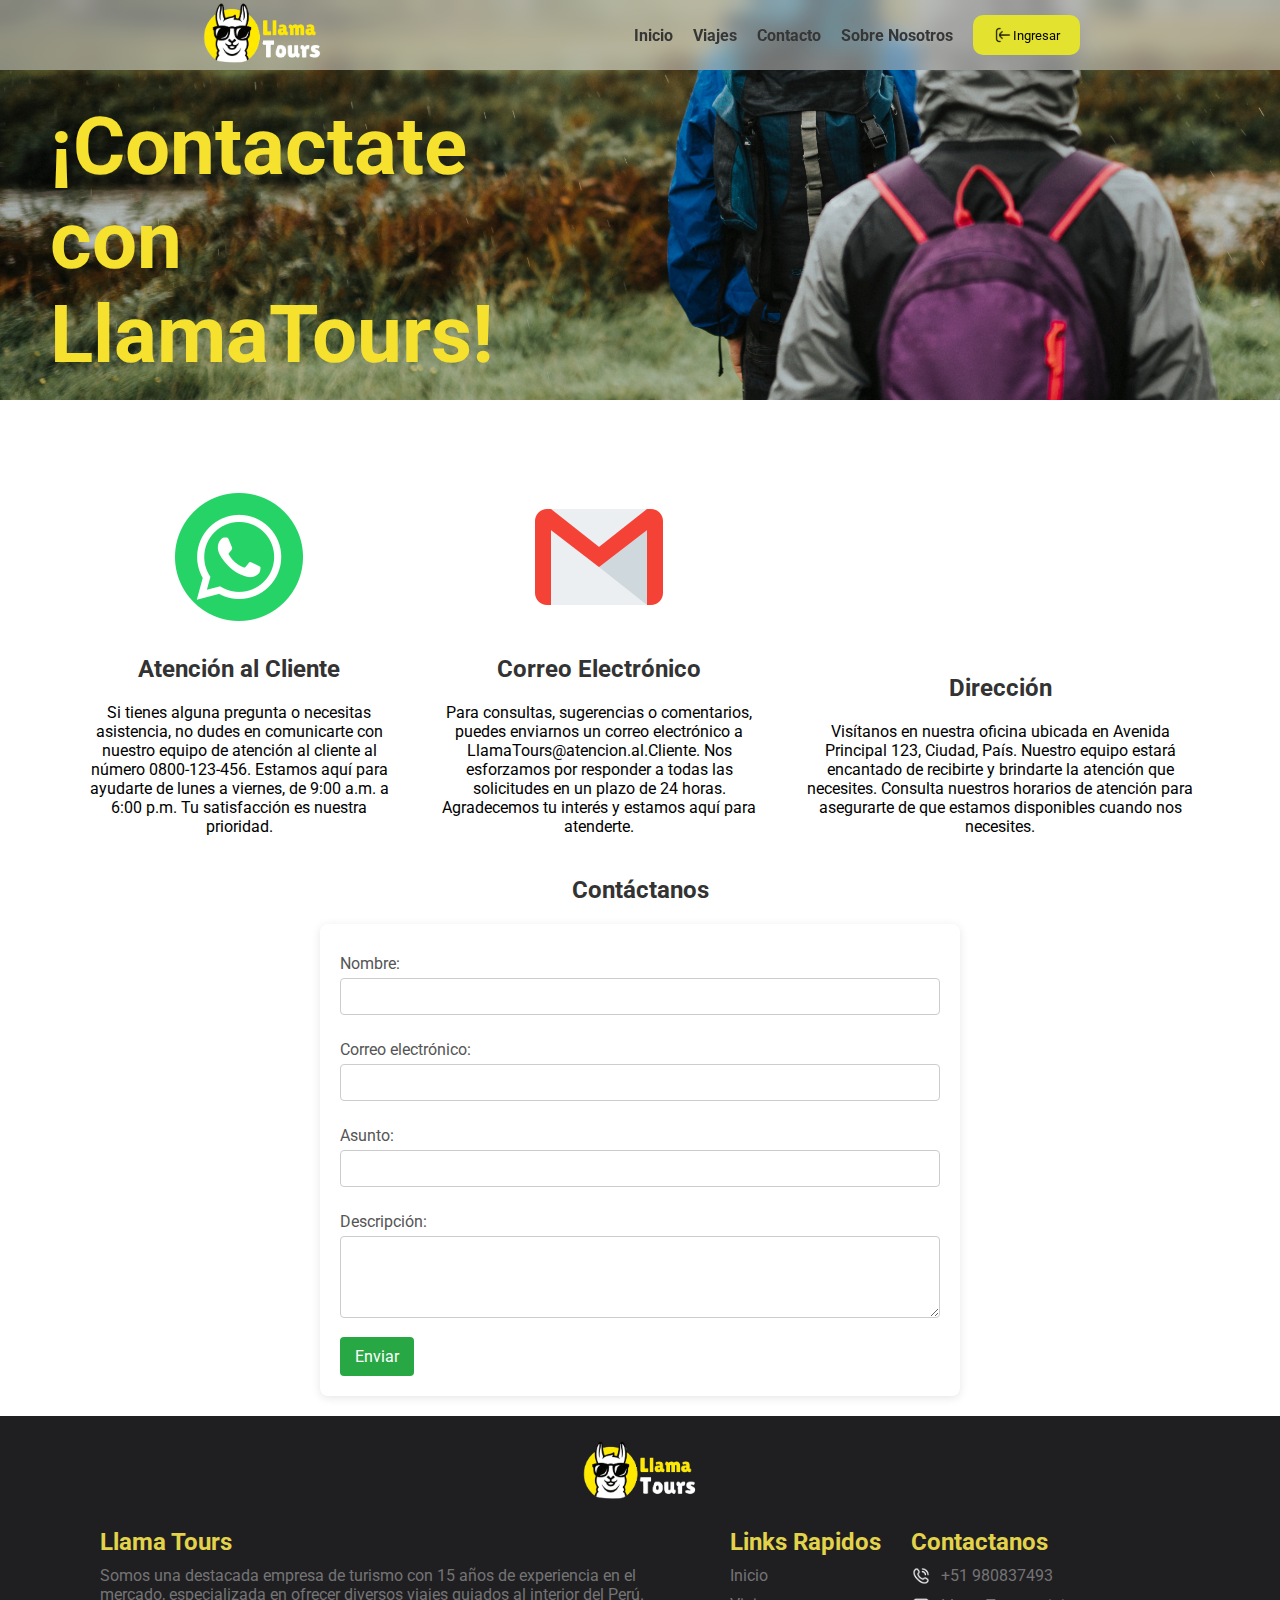
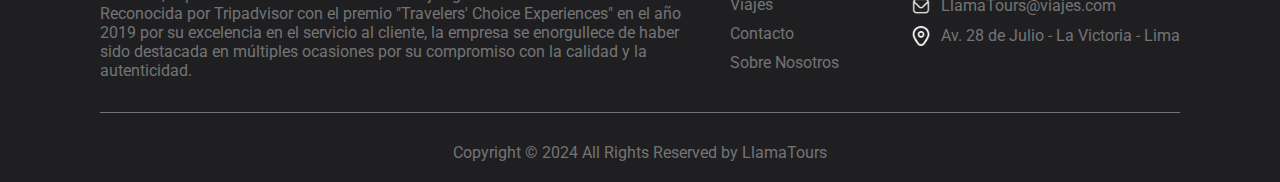
<file: html/contactanos.html>
<!DOCTYPE html>
<html lang="en">
<head>
    <meta charset="UTF-8">
    <meta name="viewport" content="width=device-width, initial-scale=1.0">
    <title>LlamaTours</title>
    <link rel="icon" type="image/x-icon" href="../img/llamaBase.png">
    <link rel="stylesheet" href="../css/stylehead_footer.css">
    <link rel="stylesheet" href="../css/contactanos.css">
    <link rel="stylesheet" href="../css/login.css">
    <link rel="stylesheet" href="https://cdnjs.cloudflare.com/ajax/libs/font-awesome/6.0.0-beta3/css/all.min.css">
</head>

<style>
    @media screen and (max-width:900px) {
        .contactosS2{
            flex-direction: column;
        }

        .contactosS2 p{
            text-align: justify;
        }

        .contactosS2 img{
            width: 70px;
        }
    }

    @media screen and (max-width:450px){
        .seccion1{
            background-image: url('../img/contactanos/bannerContactanos-celular.jpg');    width: 100%;
            height: 50vh;
            background-size: cover;
            background-position: center;
            background-repeat: no-repeat;
        }

        h1{
            font-size: 40px;
        }

        .direccion iframe{
            width: 300px;
            height: 300px;
        }
    }
</style>

<body>
    <div class="container">
        <header>
            <div class="mainHeader">
                <div class="header">
                    <a href="../html/index.html"><img src="../img/llama.png"  width="125px" alt=""></a>
                    <input type="checkbox" id="menucheckbox">
                    <label for="menucheckbox">
                        <img src="../img/iconos/menu.png" alt="menú" class="menuIcono">
                    </label>
                    <div class="menu">
                        <ul  id="menuu">
                            <li><a href="index.html">Inicio</a></li>
                            <li><a href="buscador.html">Viajes</a></li>
                            <li><a href="contactanos.html">Contacto</a></li>
                            <li><a href="SobreNosotros.html">Sobre Nosotros</a></li>
                            <li id="change">
                                <div id="mainDatosLogueado" style="display: none;">
                                    <div class="datosUsuario">
                                        <img src="../img/iconos/avatar-usuario.png" alt="" class="userlogged">
                                    </div>
                                    <div class="datosLogueado">
                                        <p class="p1">${usuario.nombre}</p>
                                        <p class="p2">${usuario.gmail}</p>
                                    </div>
                                </div>
                                <button class="botoncito" id="btnIngresar"  onclick="LoginToggle()"><img src="../img/iconos/ingresar.png" width="20px" alt="">Ingresar</button>
                            </li>
                        </ul>
                    </div>  
                </div>
            </div>
        </header>
    
        <div class="mainContent">
            <div class="seccion1">
                <div class="contenidoS1">
                    <h1>¡Contactate con LlamaTours!</h1>
                    
                </div>
            </div>
    
            <div class="max">
                <div class="seccion2">
                    <div class="contactosS2">
                        <div class="atencionAlCliente">
                            <img src="../img/contactanos/WhatsApp.png" alt="">
                            <h2>Atención al Cliente</h2>
                            <p>Si tienes alguna pregunta o necesitas asistencia, no dudes en comunicarte con nuestro equipo de atención al cliente al número 0800-123-456. Estamos aquí para ayudarte de lunes a viernes, de 9:00 a.m. a 6:00 p.m. Tu satisfacción es nuestra prioridad.</p>
                        </div>
                        <div class="correodelaEmpresa">
                            <img src="../img/contactanos/gmail.png" alt="">
                            <h2>Correo Electrónico</h2>
                            <p>Para consultas, sugerencias o comentarios, puedes enviarnos un correo electrónico a LlamaTours@atencion.al.Cliente. Nos esforzamos por responder a todas las solicitudes en un plazo de 24 horas. Agradecemos tu interés y estamos aquí para atenderte.</p>
        
                        </div>
                        <div class="direccion">
                            <iframe src="https://www.google.com/maps/embed?pb=!1m14!1m8!1m3!1d15602.005461946947!2d-76.9851714!3d-12.1462315!3m2!1i1024!2i768!4f13.1!3m3!1m2!1s0x9105b9004db729c7%3A0xb96f4fff1d5ba87b!2sLa%20nueva%20casa%20de%20sideral!5e0!3m2!1ses-419!2spe!4v1728430318436!5m2!1ses-419!2spe" width="400" height="200" style="border:0;" allowfullscreen="" loading="lazy" referrerpolicy="no-referrer-when-downgrade"></iframe>
                            <h2>Dirección</h2>
                            <p>Visítanos en nuestra oficina ubicada en Avenida Principal 123, Ciudad, País. Nuestro equipo estará encantado de recibirte y brindarte la atención que necesites. Consulta nuestros horarios de atención para asegurarte de que estamos disponibles cuando nos necesites.</p>
                        </div>
                    </div>
                </div>
        
                <div class="seccion3">
                    <div class="contenidoS3">
                        <h2>Contáctanos</h2>
                        <form action="enviar_mensaje.php" method="post" class="formContactanos">
                            <label for="nombre">Nombre:</label>
                            <input type="text" id="nombre" name="nombre" required>
    
                            <label for="gmail">Correo electrónico:</label>
                            <input type="email" id="gmail" name="gmail" required>
    
                            <label for="asunto">Asunto:</label>
                            <input type="text" id="asunto" name="asunto" required>
    
                            <label for="descripcion">Descripción:</label>
                            <textarea id="descripcion" name="descripcion" rows="4" required></textarea>
    
                            <button type="submit">Enviar</button>
                        </form>
                    </div>
                </div>
            </div>
        </div>
    
        
<footer>
    <div class="mainFooter">
        <div class="footer">
            <div class="headFooter">
                <img src="../img/llama.png" width="120px" alt="">
            </div>
            <div class="footerContenido">
                <div class="about footerTexto">
                    <h2>Llama Tours</h2>
                    <p>Somos una destacada empresa de turismo con 15 años de experiencia en el mercado, especializada en ofrecer diversos viajes guiados al interior del Perú. Reconocida por Tripadvisor con el premio "Travelers' Choice Experiences" en el año 2019 por su excelencia en el servicio al cliente, la empresa se enorgullece de haber sido destacada en múltiples ocasiones por su compromiso con la calidad y la autenticidad.</p>
                </div>
                <div class="footerLink footerTexto">
                    <h2>Links Rapidos</h2>
                    <ul>
                        <li><a href="index.html">Inicio</a></li>
                        <li><a href="buscador.html">Viajes</a></li>
                        <li><a href="contactanos.html">Contacto</a></li>
                        <li><a href="SobreNosotros.html">Sobre Nosotros</a></li>
                    </ul>
                </div>
                <div class="footerContactanos footerTexto">
                    <h2>Contactanos</h2>
                    <ul>
                        <li><a href="error.html"><img src="../img/iconos/telefono-footer.png" width="20px" alt="">+51 980837493</a></li>
                        <li><a href="error.html"><img src="../img/iconos/correo-footer.png" width="20px" alt="">LlamaTours@viajes.com</a></li>
                        <li><a href="error.html"><img src="../img/iconos/ubicacion-footer.png" width="20px" alt="">Av. 28 de Julio - La Victoria - Lima</a></li>
                    </ul>
                </div>
            </div>
            <div class="separador"></div>
            <div class="footerFooter">
                <div class="copyright">
                    <p>Copyright &copy; 2024 All Rights Reserved by LlamaTours</p>
                </div>
                <div class="redesSociales">
            </div>
            
        </div>
    </div>
</footer>
    </div>


    <form class="login-form" id="loginUsuarios">
        <div class="form">
            <div class="cerrar-btn" onclick="LoginToggle()">&times;</div>
            <h2>Iniciar Sesión</h2>
    
            <div class="form-elemento">
                <input type="text" id="loginGmail" placeholder="Correo Electro" required>
                <img class="img-form" src="[data-uri]"/>
            </div>
    
            <div class="form-elemento">
                <input type="password" id="loginContrasenia" class="password" placeholder="password" required>
                <span class="toggle-password" onclick="togglePassword()">👁️</span>
            </div>
    
            <div class="form-elemento">
                <a href="#">Olvidé mi contraseña</a>
            </div>
    
            <div class="form-elemento">
                <button type="submit">Ingresar</button>
            </div>
    
            <div class="form-elemento">
                <label class="Registro">¿Nuevo usuario?</label>
                <a id="regist" onclick="toggleForms()">Regístrate</a>
            </div>
        </div>
    
        <div id="llamalog">
            <img src="../img/llamitaLogin.gif" alt="llama">
        </div>
    </form>
    
    <form class="registro-form" id="registroUsuarios">
        <div class="form">
            <div class="cerrar-btn" onclick="RegistroToggle()">&times;</div>
            <h2>Regístrate</h2>
    
            <div class="form-elemento">
                <input type="text" id="usrGmail" placeholder="Correo Electrónico">
                <img class="img-form" src="[data-uri]"/>
            </div>
    
            <div class="form-elemento">
                <input type="text" id="usrName" placeholder="Nombres y Apellidos">
                <img class="img-form" src="[data-uri]"/>
            </div>
    
            <div class="form-elemento">
                <input type="text" id="usrPhone" placeholder="Numero de Celular">
                <img class="img-form" src="[data-uri]"/>
            </div>
    
            <div class="form-elemento">
                <input type="password" class="password" id="usrContrasenia" placeholder="Repita su contraseña">
                <span class="toggle-password" onclick="togglePassword()">👁️</span>
            </div>
    
            <div class="form-elemento">
                <button type="submit">Registrarse</button>
            </div>
    
            <div class="form-elemento">
                <a id="regist" onclick="toggleForms()">Ya soy usuario</a>
            </div>
        </div>
    
        <div id="llamalog">
            <img src="../img/llamitaLogin.gif" alt="llama">
        </div>
    </form>
    
    <script src="../js/login.js"></script>
    <script src="../js/usuarios.js"></script>

</body>
</html>
</file>
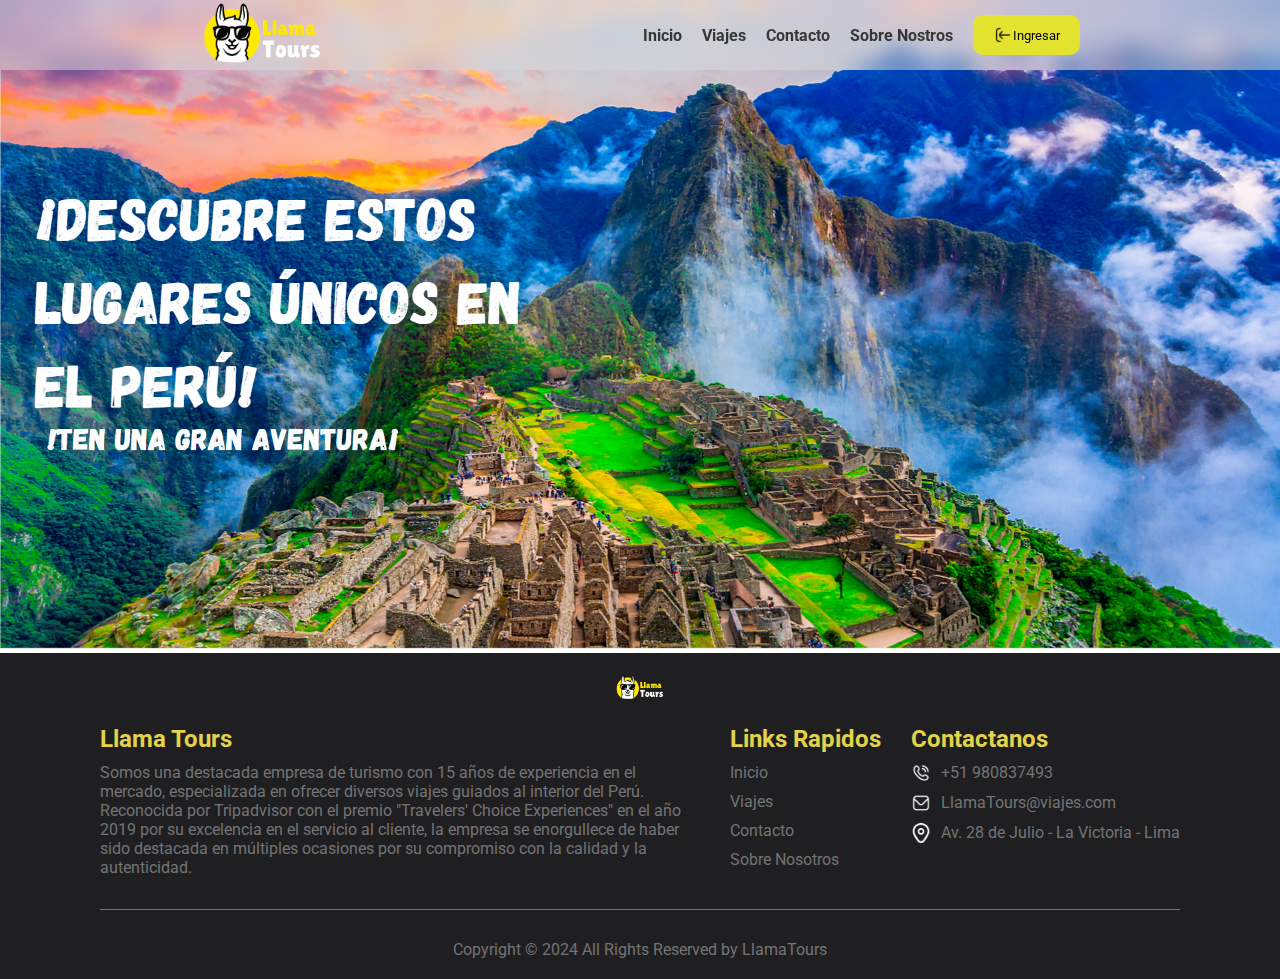
<file: html/encabezado-footer.html>
<!DOCTYPE html>
<html lang="en">
<head>
    <link rel="icon" type="image/x-icon" href="../img/llamaBase.png">
    <meta charset="UTF-8">
    <meta name="viewport" content="width=device-width, initial-scale=1.0">
    <title>LlamaTours</title>
    <link rel="icon" type="image/x-icon" href="../img/llamaBase.png">
    <link rel="stylesheet" href="../css/stylehead_footer.css">
    
</head>
<body>
    <header>
        <div class="mainHeader">
            <div class="header">
                <a href="../html/index.html"><img src="../img/llama.png"  width="125px" alt=""></a>
                <div class="menu">
                    <ul>
                        <li><a href="index.html">Inicio</a></li>
                        <li><a href="buscador.html">Viajes</a></li>
                        <li><a href="contactanos.html">Contacto</a></li>
                        <li><a href="SobreNosotros.html">Sobre Nostros</a></li>
                        <li><a href="#"><button id="btnIngresar"><img src="../img/iconos/ingresar.png" width="20px" alt="">Ingresar</button></a></li>
                    </ul>
                </div>
            </div>
        </div>
    </header>
    <div class="inicio">
        <img src="../img/Cusco/inicio.jpg.png" alt="">
        
    </div>
    <footer>
        <div class="mainFooter">
            <div class="footer">
                <div class="headFooter">
                    <img src="../img/llama.png" width="50px" alt="">
                </div>
                <div class="footerContenido">
                    <div class="about footerTexto">
                        <h2>Llama Tours</h2>
                        <p>Somos una destacada empresa de turismo con 15 años de experiencia en el mercado, especializada en ofrecer diversos viajes guiados al interior del Perú. Reconocida por Tripadvisor con el premio "Travelers' Choice Experiences" en el año 2019 por su excelencia en el servicio al cliente, la empresa se enorgullece de haber sido destacada en múltiples ocasiones por su compromiso con la calidad y la autenticidad.</p>
                    </div>
                    <div class="footerLink footerTexto">
                        <h2>Links Rapidos</h2>
                        <ul>
                            <li><a href="index.html">Inicio</a></li>
                            <li><a href="buscador.html">Viajes</a></li>
                            <li><a href="contactanos.html">Contacto</a></li>
                            <li><a href="../html/SobreNosotros.html">Sobre Nosotros</a></li>
                        </ul>
                    </div>
                    <div class="footerContactanos footerTexto">
                        <h2>Contactanos</h2>
                        <ul>
                            <li><a href="error.html"><img src="../img/iconos/telefono-footer.png" width="20px" alt="">+51 980837493</a></li>
                            <li><a href="error.html"><img src="../img/iconos/correo-footer.png" width="20px" alt="">LlamaTours@viajes.com</a></li>
                            <li><a href="error.html"><img src="../img/iconos/ubicacion-footer.png" width="20px" alt="">Av. 28 de Julio - La Victoria - Lima</a></li>
                        </ul>
                    </div>
                </div>
                <div class="separador"></div>
                <div class="footerFooter">
                    <div class="copyright">
                        <p>Copyright &copy; 2024 All Rights Reserved by LlamaTours</p>
                    </div>
                    <div class="redesSociales">
                </div>
                
            </div>
        </div>
    </footer>
</body>
</html>
</file>
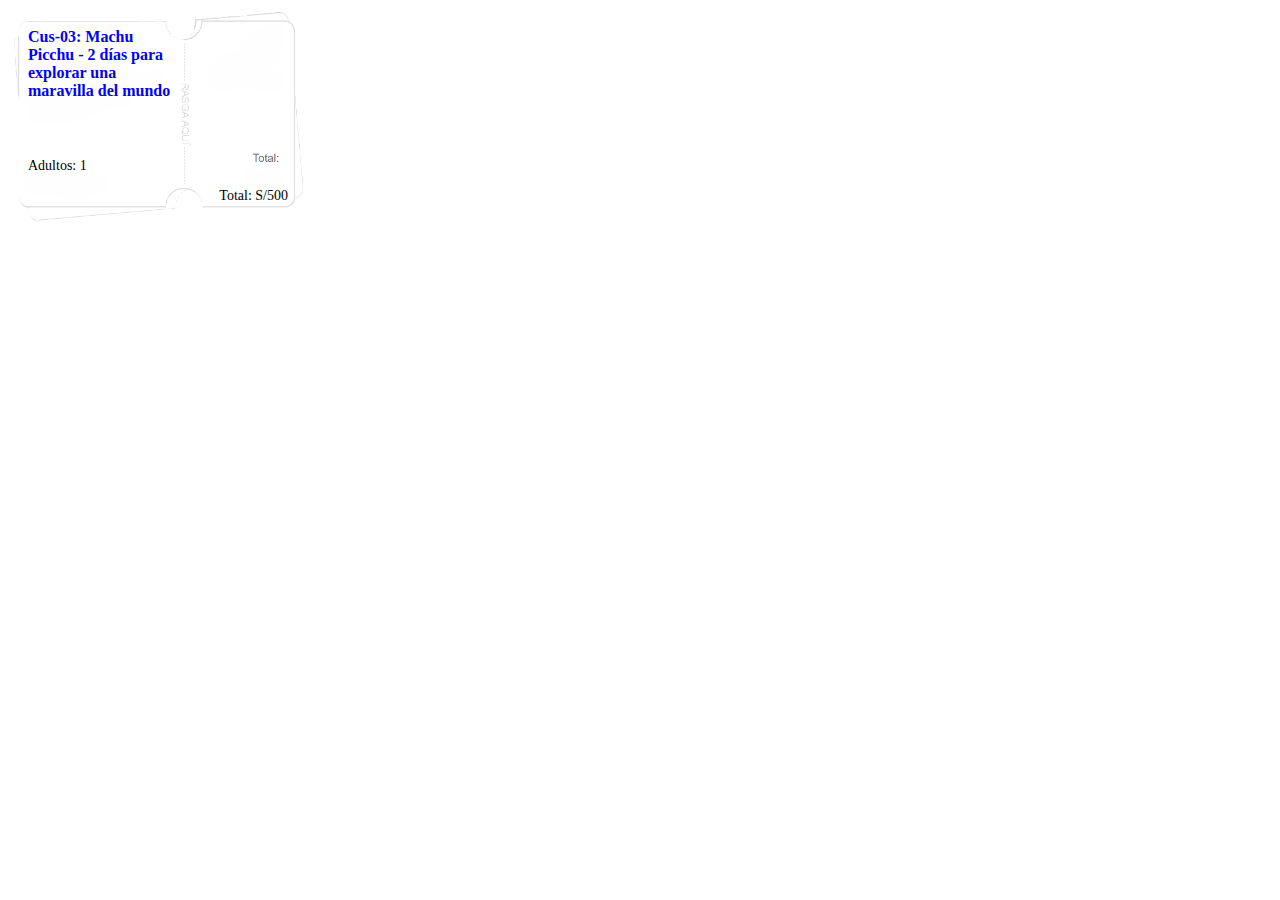
<file: html/pasaje.html>
<!DOCTYPE html>
<html lang="es">
<head>
     <link rel="icon" type="image/x-icon" href="../img/llamaBase.png">
    <meta charset="UTF-8">
    <meta name="viewport" content="width=device-width, initial-scale=1.0">
    <title>Ticket Machu Picchu</title>
    <style>
        .ticket-container {
            position: relative;
            width: 300px; /* Ajusta según el tamaño de la imagen */
        }

        .ticket-container img {
            width: 100%;
            display: block;
        }

        .ticket-text {
            position: absolute;
            width: 50%;
            top: 20px; /* Ajusta según la posición deseada */
            left: 20px; /* Ajusta según la posición deseada */
            color: blue;
            font-size: 16px;
            font-weight: bold;
        }

        .adults {
            position: absolute;
            bottom: 50px;
            left: 20px;
            color: black;
            font-size: 14px;
        }

        .total {
            position: absolute;
            bottom: 20px;
            right: 20px;
            color: black;
            font-size: 14px;
            text-align: right;
        }
    </style>
</head>
<body>
    <div class="ticket-container">
        <img src="../img/pasaje.png" alt="Ticket de viaje">
        <div class="ticket-text">Cus-03: Machu Picchu - 2 días para explorar una maravilla del mundo</div>
        <div class="adults">Adultos: 1</div>
        <div class="total">Total: S/500</div>
    </div>
</body>
</html>
</file>
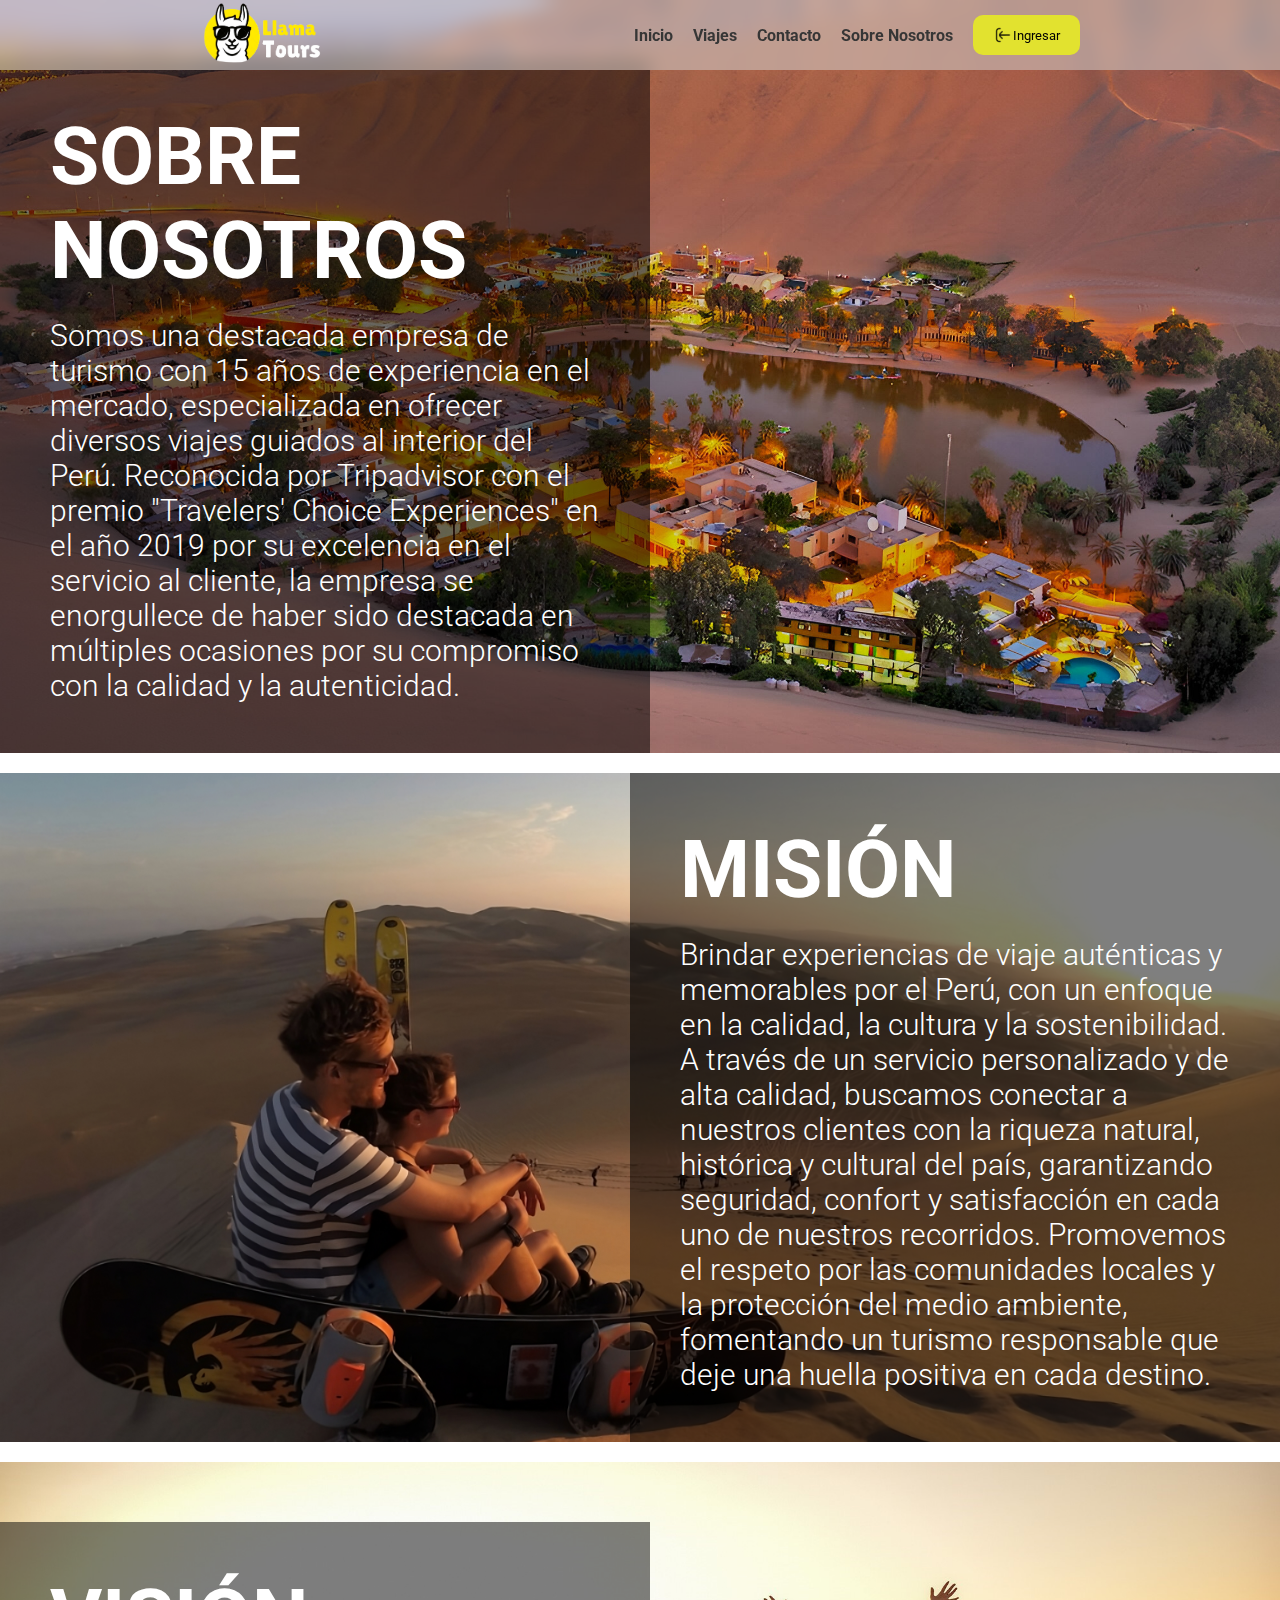
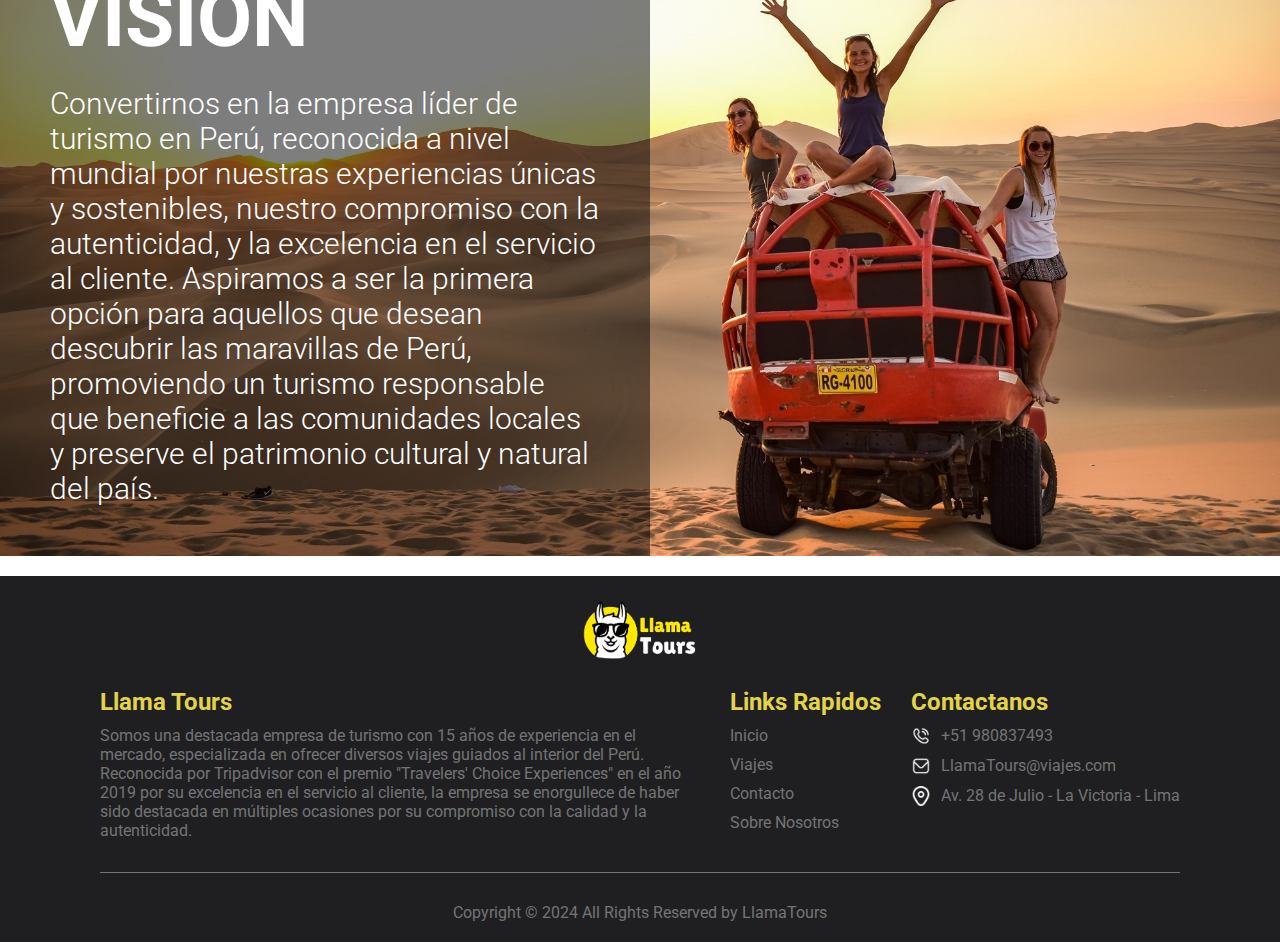
<file: html/SobreNosotros.html>
<!DOCTYPE html>
<html lang="en">
<head>
    <meta charset="UTF-8">
    <meta name="viewport" content="width=device-width, initial-scale=1.0">
    <title>LlamaTours</title>
    <link rel="icon" type="image/x-icon" href="../img/llamaBase.png">
    <link rel="stylesheet" href="../css/stylehead_footer.css">
    <link rel="stylesheet" href="../css/SobreNostros.css">
    <link rel="stylesheet" href="../css/login.css">
    <link rel="stylesheet" href="https://cdnjs.cloudflare.com/ajax/libs/font-awesome/6.0.0-beta3/css/all.min.css">
</head>

<style>
    @media screen and (max-width:900px) {
        .contenido{
            width: 100%;
            padding: 30px;
        }

        .contenido h2{
            font-size: 50px;
        }

        .contenido p{
            font-size: 20px;
        }

        #llamalog{
            width: 200px;
            display: flex;
            justify-content: center;
            align-items: center;
            height: 100%;
        }
        #llamalog img {
            margin-top:80px;
            width: 150px;
            height: 150px;
        }
    }

    @media screen and (max-width:450px){
        .sobreNosotrosContenido h2{
            font-size: 25px;
        }
    }
</style>

<body>
    <div class="container">
        <header>
            <div class="mainHeader">
                <div class="header">
                    <a href="../html/index.html"><img src="../img/llama.png"  width="125px" alt=""></a>
                    <input type="checkbox" id="menucheckbox">
                    <label for="menucheckbox">
                        <img src="../img/iconos/menu.png" alt="menú" class="menuIcono">
                    </label>
                    <div class="menu">
                        <ul  id="menuu">
                            <li><a href="index.html">Inicio</a></li>
                            <li><a href="buscador.html">Viajes</a></li>
                            <li><a href="contactanos.html">Contacto</a></li>
                            <li><a href="SobreNosotros.html">Sobre Nosotros</a></li>
                            <li id="change">
                                <div id="mainDatosLogueado" style="display: none;">
                                    <div class="datosUsuario">
                                        <img src="../img/iconos/avatar-usuario.png" alt="" class="userlogged">
                                    </div>
                                    <div class="datosLogueado">
                                        <p class="p1">${usuario.nombre}</p>
                                        <p class="p2">${usuario.gmail}</p>
                                    </div>
                                </div>
                                <button class="botoncito" id="btnIngresar"  onclick="LoginToggle()"><img src="../img/iconos/ingresar.png" width="20px" alt="">Ingresar</button>
                            </li>
                        </ul>
                    </div>  
                </div>
            </div>
        </header>
    
        <div class="mainContenedor">
            <div class="mainSobreNostros">
                <div class="sobreNostros" >
                    <div class="sobreNostrosoContenido contenido">
                        <h2>SOBRE NOSOTROS</h2>
                        <p>Somos una destacada empresa de turismo con 15 años de experiencia en el mercado, especializada en ofrecer diversos viajes guiados al interior del Perú. Reconocida por Tripadvisor con el premio "Travelers' Choice Experiences" en el año 2019 por su excelencia en el servicio al cliente, la empresa se enorgullece de haber sido destacada en múltiples ocasiones por su compromiso con la calidad y la autenticidad.</p>
                    </div>
                </div>
            </div>
    
            <div class="mainMision">
                <div class="mision">
                    <div class="misionContenido contenido">
                        <h2>MISIÓN</h2>
                        <p>Brindar experiencias de viaje auténticas y memorables por el Perú, con un enfoque en la calidad, la cultura y la sostenibilidad. A través de un servicio personalizado y de alta calidad, buscamos conectar a nuestros clientes con la riqueza natural, histórica y cultural del país, garantizando seguridad, confort y satisfacción en cada uno de nuestros recorridos. Promovemos el respeto por las comunidades locales y la protección del medio ambiente, fomentando un turismo responsable que deje una huella positiva en cada destino.</p>
                    </div>
                </div>
            </div>
    
            <div class="mainVision">
                <div class="vision">
                    <div class="visionContenido contenido">
                        <h2>VISIÓN</h2>
                        <p>Convertirnos en la empresa líder de turismo en Perú, reconocida a nivel mundial por nuestras experiencias únicas y sostenibles, nuestro compromiso con la autenticidad, y la excelencia en el servicio al cliente. Aspiramos a ser la primera opción para aquellos que desean descubrir las maravillas de Perú, promoviendo un turismo responsable que beneficie a las comunidades locales y preserve el patrimonio cultural y natural del país.</p>
                    </div>
                </div>
            </div>
        </div>
    
        
<footer>
    <div class="mainFooter">
        <div class="footer">
            <div class="headFooter">
                <img src="../img/llama.png" width="120px" alt="">
            </div>
            <div class="footerContenido">
                <div class="about footerTexto">
                    <h2>Llama Tours</h2>
                    <p>Somos una destacada empresa de turismo con 15 años de experiencia en el mercado, especializada en ofrecer diversos viajes guiados al interior del Perú. Reconocida por Tripadvisor con el premio "Travelers' Choice Experiences" en el año 2019 por su excelencia en el servicio al cliente, la empresa se enorgullece de haber sido destacada en múltiples ocasiones por su compromiso con la calidad y la autenticidad.</p>
                </div>
                <div class="footerLink footerTexto">
                    <h2>Links Rapidos</h2>
                    <ul>
                        <li><a href="index.html">Inicio</a></li>
                        <li><a href="buscador.html">Viajes</a></li>
                        <li><a href="contactanos.html">Contacto</a></li>
                        <li><a href="SobreNosotros.html">Sobre Nosotros</a></li>
                    </ul>
                </div>
                <div class="footerContactanos footerTexto">
                    <h2>Contactanos</h2>
                    <ul>
                        <li><a href="error.html"><img src="../img/iconos/telefono-footer.png" width="20px" alt="">+51 980837493</a></li>
                        <li><a href="error.html"><img src="../img/iconos/correo-footer.png" width="20px" alt="">LlamaTours@viajes.com</a></li>
                        <li><a href="error.html"><img src="../img/iconos/ubicacion-footer.png" width="20px" alt="">Av. 28 de Julio - La Victoria - Lima</a></li>
                    </ul>
                </div>
            </div>
            <div class="separador"></div>
            <div class="footerFooter">
                <div class="copyright">
                    <p>Copyright &copy; 2024 All Rights Reserved by LlamaTours</p>
                </div>
                <div class="redesSociales">
            </div>
            
        </div>
    </div>
</footer>
    </div>

    <form class="login-form" id="loginUsuarios">
        <div class="form">
            <div class="cerrar-btn" onclick="LoginToggle()">&times;</div>
            <h2>Iniciar Sesión</h2>
    
            <div class="form-elemento">
                <input type="text" id="loginGmail" placeholder="Correo Electro" required>
                <img class="img-form" src="[data-uri]"/>
            </div>
    
            <div class="form-elemento">
                <input type="password" id="loginContrasenia" class="password" placeholder="password" required>
                <span class="toggle-password" onclick="togglePassword()">👁️</span>
            </div>
    
            <div class="form-elemento">
                <a href="#">Olvidé mi contraseña</a>
            </div>
    
            <div class="form-elemento">
                <button type="submit">Ingresar</button>
            </div>
    
            <div class="form-elemento">
                <label class="Registro">¿Nuevo usuario?</label>
                <a id="regist" onclick="toggleForms()">Regístrate</a>
            </div>
        </div>
    
        <div id="llamalog">
            <img src="../img/llamitaLogin.gif" alt="llama">
        </div>
    </form>
    
    <form class="registro-form" id="registroUsuarios">
        <div class="form">
            <div class="cerrar-btn" onclick="RegistroToggle()">&times;</div>
            <h2>Regístrate</h2>
    
            <div class="form-elemento">
                <input type="text" id="usrGmail" placeholder="Correo Electrónico">
                <img class="img-form" src="[data-uri]"/>
            </div>
    
            <div class="form-elemento">
                <input type="text" id="usrName" placeholder="Nombres y Apellidos">
                <img class="img-form" src="[data-uri]"/>
            </div>
    
            <div class="form-elemento">
                <input type="text" id="usrPhone" placeholder="Numero de Celular">
                <img class="img-form" src="[data-uri]"/>
            </div>
    
            <div class="form-elemento">
                <input type="password" class="password" id="usrContrasenia" placeholder="Repita su contraseña">
                <span class="toggle-password" onclick="togglePassword()">👁️</span>
            </div>
    
            <div class="form-elemento">
                <button type="submit">Registrarse</button>
            </div>
    
            <div class="form-elemento">
                <a id="regist" onclick="toggleForms()">Ya soy usuario</a>
            </div>
        </div>
    
        <div id="llamalog">
            <img src="../img/llamitaLogin.gif" alt="llama">
        </div>
    </form>
    
    
    
    
    <script src="../js/login.js"></script>
    <script src="../js/usuarios.js"></script>


    
</body>
</html>
</file>
<file: css/index.css>
@import url('https://fonts.googleapis.com/css2?family=Lilita+One&display=swap');



.mainContenedor{
    max-width: 1500px;
    margin: 0 auto;
}

.mainSeccion1{
    background-image: url('../img/Inicio/inicio.jpg.png');
}

.mainSeccion1{
    background-size: cover;
    background-position: center;
    background-repeat: no-repeat;
    padding: 80px 50px;
    color: rgb(238, 245, 254);
    margin-bottom: 20px;
}

.contenidoSeccion1{
    padding: 50px;
    width: 40%;
    height: auto;
}

.contenidoSeccion1 a{
    text-decoration: none;
    font-family: "Lilita One", sans-serif;
    color: white;
}

.contenidoSeccion1 h2,
.contenidoSeccion1 h3{
    font-family: "Lilita One", sans-serif;
}

.contenidoSeccion1 h2{
    font-size: 80px;
    margin-bottom: 20px;
}

.contenidoSeccion1 h3{
    font-size: 40px;
    margin-bottom: 40px;
}

.contenidoSeccion1 button{
    padding: 20px 60px;
    font-family: "Lilita One", sans-serif;
    font-size: 20px;
    background-color: rgb(170, 21, 21);
    color: rgb(238, 245, 254);
    border: none;
    border-radius: 5px;
    transition: 0.5s;
}

.contenidoSeccion1 button:hover{
    background-color: rgb(136, 17, 17);
    transform: scale(1.05);
    box-shadow: 0 4px 10px rgba(0, 0, 0, 0.515);
}

.contenidoSeccion1 button:active{
    transform: scale(0.95);
}

/*----------------------- SECCION 2 -------------------*/

.contactanosSeccion2{
    background-image: url('../img/Inicio/contactanos.png');
    background-repeat: no-repeat;
}

.sobreNostrosSeccion2{
    background-image: url('../img/Inicio/sobreNostros.png');
    background-repeat: no-repeat;
}

.mainSeccion2{
    margin-bottom: 20px;
}

.seccion2{
    display: flex;
    justify-content: space-around;
    gap: 20px;
}

.sobreNostrosSeccion2 a,
.contactanosSeccion2 a{
    background-size: cover;
    background-position: center;
    background-repeat: no-repeat;
    color: rgb(238, 245, 254);
    padding-bottom: 20px;
    text-decoration: none;
    font-family: "Lilita One", sans-serif;

}

.sobreNostrosSeccion2{
    width: 60%;
    padding: 70px 40px 50px 50px;
}

.contactanosSeccion2{
    width: 40%;
    padding: 60px 40px;
}

.sobreNostrosSeccion2 h2,
.sobreNostrosSeccion2 h3,
.sobreNostrosSeccion2 button,
.contactanosSeccion2 h2,
.contactanosSeccion2 h3,
.contactanosSeccion2 button{
    color: rgb(255, 255, 255);
    font-family: "Lilita One", sans-serif;
}

.sobreNostrosSeccion2 h2{
    font-size: 50px;
    padding-bottom: 30px;
}

.sobreNostrosSeccion2 h3{
    font-size: 30px;
    padding-bottom: 30px;
}

.sobreNostrosSeccion2 button{
    padding: 15px 40px;
    font-size: 20px;
    border: none;
    border-radius: 5px;
    background-color: rgb(170, 21, 21);
    transition: 0.5s;
}

.contactanosSeccion2 h2{
    font-size: 48px;
}

.contactanosSeccion2 h3{
    font-size: 20px;
    padding-bottom: 30px;
}

.contactanosSeccion2 button{
    padding: 15px 30px;
    font-size: 20px;
    border: none;
    border-radius: 5px;
    background-color: rgb(170, 21, 21);
    transition: 0.5s;
}

.sobreNostrosSeccion2 button:hover,
.contactanosSeccion2 button:hover{
    transform: scale(1.05);
    background-color: rgb(136, 17, 17);
    box-shadow: 0 4px 10px rgba(0, 0, 0, 0.515);

}

.sobreNostrosSeccion2 button:active,
.contactanosSeccion2 button:active{
    transform: scale(0.95);
    background-color: rgb(170, 21, 21);
}

/*------------- SECCION 3--------------*/

.seccion3{
    background-image: url('../img/Inicio/ofrecemos.png');
    background-size: cover;
    background-position: center;
    background-repeat: no-repeat;
    padding: 60px 50px;
    color: rgb(0, 0, 0);
    margin-bottom: 20px;
    height: auto;
    align-items: center;
    text-align: center;
}

.seccion3 h2{
    font-size: 40px;
    margin-bottom: 30px;
}

.seccion3Ofrecemos{
    display: flex;
    justify-content: space-around;
}
.ofrecemos{
    width: 25%;
}

.ofrecemos h3{
    font-size: 30px;
    margin-top: 10px;
    margin-bottom: 10px;
}

.ofrecemos p{
    font-size: 20px;
}

/*-------------------- SECCION 4-------------*/

.mainSeccion4{
    margin: 50px 0;
}

.textoSeccion4{
    display: flex;
    width: 100%;
    text-align: center;
    align-items: center;
    justify-content: center;
    margin-bottom: 30px;
}

.seccion4 h2{
    padding: 0 60px;
    font-size: 50px;
}

hr{
    border: black 1px solid;
    width: 100%;
}

/*-----------SECCION 4 ---- SCROLL HORIZONTAL ------*/


.destinosContainer {
    display: flex;
    align-items: center;
    position: relative;
}

.scroll-btn {
    background-color: #f0f0f0;
    border: none;
    cursor: pointer;
    padding: 10px;
    font-size: 24px;
    transition: background-color 0.3s;
    position: absolute; /* Para que floten sobre el contenedor */
    top: 50%; /* Centrar verticalmente */
    transform: translateY(-50%);
}

.scroll-btn.left {
    left: 10px;
}

.scroll-btn.right {
    right: 10px;
}

.scroll-btn:hover {
    background-color: #ddd;
}

.destinosHorizontal {
    max-height: 500px;
    border: 1px solid #ddd;
    display: flex;
    overflow-x: auto;
    gap: 20px;
    justify-content: space-around;
    text-align: center;
    width: 100%; 
    scroll-behavior: smooth; 
}


.destinosHorizontal::-webkit-scrollbar {
    width: 0;
}

.destinoimg {
    margin-bottom: 20px;
    position: relative;
    overflow: hidden;
}

.destinoimg img {
    transition: transform 0.3s ease, filter 0.3s ease;
    display: block;
}
.destinoimg:hover img {
    filter: brightness(50%);
    cursor: pointer;
    transform: scale(1.1);
}

.info{
    position: absolute;
    bottom: 0px;
    left: 50%;
    width: 100%;
    height: 10%;
    display: flex;
    justify-content: center;
    align-items: center;
    transform: translateX(-50%);
    color: white;
    background: rgba(155, 2, 2, 0.7);
    padding: 5px 10px;
    opacity: 0;
    transition: opacity 1s ease;
    
}

.destinoimg:hover .info {
        opacity: 1;
        cursor: pointer;
}

.nameDestino{
    position: absolute;
        top: 50%; 
        left: 50%; 
        transform: translate(-50%, -50%);
        color: white;
        font-weight: bold;
        padding: 5px 10px;
        border-radius: 5px;
        opacity: 0;
        transition: opacity 0.3s ease;
}

.destinoimg:hover .nameDestino{
    opacity: 1;
}

#botonArriba{
    position:fixed;
    bottom:20px;
    right:-100px;
    width:40px;
    transition:all 1s;
    
}
</file>
<file: css/stylehead_footer.css>
@import url('https://fonts.googleapis.com/css2?family=Roboto:ital,wght@0,100;0,300;0,400;0,500;0,700;0,900;1,100;1,300;1,400;1,500;1,700;1,900&display=swap');

*{
    margin: 0;
    padding: 0;
    font-family: "Roboto", sans-serif;
}

.mainHeader{
    position: fixed;
    width: 100%;
    z-index: 10;
}

.header{
    background-color: rgba(216, 216, 216, 0.5);
    backdrop-filter: blur(10px);
    display: flex;
    justify-content: space-between;
    text-align: center;
    align-items: center;
    padding: 10px 200px;
    height: 50px;
}

.header ul{
    align-items: center;
    list-style-type: none;
    display: flex;
    gap: 0 20px;
}

.header ul a{
    text-decoration: none;
    color: rgb(54, 54, 54);
    font-weight: bold;
    
}

.header ul a:hover{
    color: rgb(247, 247, 247);
    transition: 1s;
}





#btnIngresar,
.botoncito{
    display: flex;
    text-align: center;
    align-items: center;
    border-radius: 10px;
    padding: 10px 20px;
    border: none;
    background-color: rgb(226, 226, 47);
}

#btnIngresar:hover,
.botoncito:hover{
    transform: scale(0.9);
    background-color: rgb(194, 194, 79);
    transition: 0.4s;
    cursor: pointer;
}

#btnIngresar:active,
.botoncito:hover{
    transform: scale(1);
    background-color: rgb(226, 226, 47);
}

.inicio img{
    top: 0;
    left: 0;
    width: 100%;
    z-index: -1;
    height: auto;
}

#change{
    display: flex;
    align-items: center;
    text-align: start;
    justify-content: center;
}
.datosLogueado{
    display: block;
    margin-right: 10px;
    margin-left: 10px;
}

.datosLogueado .p1{
    font-size: 20px;
    margin-bottom: 5px;
    font-weight: bold;
}

.datosLogueado .p2{
    font-size: 13px;
    font-weight: bold;
}
.userlogged{
    width: 50px;
}

/*----------------RESPONSIVE---------------*/

#menucheckbox{
    display: none;
}

.menuIcono{
    width: 25px;
}

.header label{
    cursor: pointer;
    display: none;
}

@media screen and (max-width: 920px) {
    .header .menu {
        background-color: rgba(216, 216, 216);
        padding: 0 0 10px 0;
        position: absolute;
        height: 100vh;
        top: 100%;
        right: 0;
        width: 50%;
        visibility: hidden;
        opacity: 0;
        transform: translateX(20px);
        transition: opacity 0.3s ease, transform 0.3s ease, visibility 0.3s ease;
    }

@media screen and (max-width: 450px) {

    .header {
        display: flex;
        padding: 10px;
        justify-content: space-around;
    }

    .menu label {
        margin-right: 40px;
    }

    .header label {
        display: initial;
    }

    .menu ul {
        flex-direction: column;
        justify-content: center;
        align-items: center;
    }

    .header .menu ul li {
        width: 100%;
        display: flex;
        justify-content: center;
        align-items: center;
        padding: 0;
        transition: background-color 1s;
    }

    .menu ul li a {
        width: 100%;
        height: 60px;
        display: flex;
        justify-content: center;
        align-items: center;
    }
    
    .menu ul li:hover {
        background-color:  rgba(0, 0, 0, 0.0);
    }

    .menu ul li:not(:last-child):hover {
        background-color: rgba(0, 0, 0, 0.579);
    }

    .header .menu ul li:hover a {
        color: white;
    }

    #menucheckbox:checked ~ .menu {
        visibility: visible;
        opacity: 1;
        transform: translateY(0);
    }
}
}


/* FOOTER */

footer{
    max-width: 1500px;
    margin: 0 auto;
    display: block;
}

.mainFooter{
    background-color: rgb(31, 31, 34);
}

.footer{
    padding: 20px 100px;
}
.headFooter {
    
    align-items: center;
    text-align: center;
    margin-bottom: 20px;
}

.footerContenido{
    display: flex;
    justify-content: space-between;
    text-decoration: none;
}

.about {
    max-width: 600px;
}

.footerTexto h2{
    color: #e2d34a;
    margin-bottom: 10px;
}

.footerTexto li, .footerTexto a, .footerTexto p{
    color: rgb(116, 116, 116);
    text-decoration: none;
    list-style-type: none;
}

.footerTexto li{
    margin-bottom: 10px;
}

.footerTexto ul a{
    display: flex;
    align-items: center;
}

.footerTexto ul a:hover{
    color: white;
    transition: 0.5s;
}

.footerTexto img{
    margin-right: 10px;
}

.separador{
    width: 100%;
    height: 1px;
    margin: 30px 0;
    background-color: rgb(116, 116, 116);
}

.copyright{
    text-align: center;
    align-items: center;
}

.copyright p{
    color: rgb(116, 116, 116);
}
/* ------------------FOOTER-RESPONSIVE------------- */

@media screen and (max-width:900px) {
    .footer{
        padding: 20px 20px;
    }

    .footerContenido{
        flex-direction: column;
        gap: 20px;
    }
}
</file>
<file: css/login.css>
#llamalog img{
    margin-top: 40px;
    width: 200px;
    height:250px;
    
}

.form {
    flex: 1; 
    margin-right: 0px; 
}

.registro-form{
    display: flex;
    justify-content: center; 
    position:fixed;
    top: 50%;
    left:50%;
    transform:translate(-50%,-50%) scale(1.25);
    z-index: 1000;
    height:auto;
    width:530px;
    opacity: 0;
    padding: 20px 30px;
    background:#fff;
    box-shadow: 2px 2px 5px 5px rgba(0,0,0,0.15);
    border-radius: 10px;
    
    transition:top 0ms ease-in-out 200ms,

    opacity 200ms ease-in-out 0ms,
    transform 20ms ease-in-out 0ms;

    visibility:hidden;
}

.login-form{
    display: flex;
    justify-content: center; 
    position:fixed;
    top: 50%;
    left:50%;
    transform:translate(-50%,-50%) scale(1.25);
    z-index: 1000;
    height:300px;
    width:530px;
    opacity: 0;
    padding: 20px 30px;
    background:#fff;
    box-shadow: 2px 2px 5px 5px rgba(0,0,0,0.15);
    border-radius: 10px;
    
    transition:top 0ms ease-in-out 200ms,

    opacity 200ms ease-in-out 0ms,
    transform 20ms ease-in-out 0ms;

    visibility:hidden;


}


.registro-form.active,
.login-form.active{
    
    opacity: 1;
    transform:translate(-50%,-50%) scale(1);
    transition:top 0ms ease-in-out 0ms,
    opacity 200ms ease-in-out 0ms,
    transform 20ms ease-in-out 0ms;

    visibility: visible;

    
    
}


.registro-form .cerrar-btn,
.login-form .cerrar-btn{
    position:absolute;
    top:10px;
    right:10px;
    width:15px;
    height:15px;
    background-color: #888;
    color:#eee;
    text-align: center;
    line-height: 15px;
    border-radius: 15px;
    cursor:pointer;

}

.registro-form .form h2,
.login-form .form h2{
    display:flex;
    justify-content:center;
    color:#222;
    margin:10px 0px 20px;
    font-size:25px;

}
.registro-form .form .form-elemento,
.login-form .form .form-elemento{
    
    margin:15px 0px;
}

.registro-form .form .form-elemento label,
.login-form .form .form-elemento label{
    font-size:14px;
    color:#222;
}

.login-form .form .form-elemento .Registro{
    display: flex;
    justify-content: center;
    font-size:14px;
    color:#222;
}


.registro-form .form .form-elemento input[type="text"],
.registro-form .form .form-elemento input[type="password"],
.login-form .form .form-elemento input[type="text"],
.login-form .form .form-elemento input[type="password"]{
    margin-top:5px;
    display:block;
    width:270px;
    padding:10px;
    outline:none;
    border:1px solid #aaa;
    border-radius:5px;
    
}


.register-form .form .form-elemento input[type="checkbox"],
.login-form .form .form-elemento input[type="checkbox"]{
    margin-right: 5px;
}


.registro-form .form .form-elemento button,
.login-form .form .form-elemento button{
    width:100%;
    height:40px;
    border:none;
    outline:none;
    font-size:16px;
    background:#222;
    color:#f5f5f5;
    border-radius:10px;
    cursor:pointer;
    margin-top:1px;
}

.registro-form .form .form-elemento a,
.login-form .form .form-elemento a{
    display:flex;
    justify-content: flex-end;
    
    font-size:15px ;
    color:#72b0e7;
    text-decoration:underline;
    margin-top: -18px;
    font-weight: 600;
    cursor:pointer;

} 


.registro-form .form .form-elemento #regist,

.login-form .form .form-elemento #regist{
    display:flex;
    justify-content: center;
    
    font-size:15px ;
    color:#72b0e7;
    text-decoration:underline;
    margin-top:1px;
    font-weight: 600;
    cursor:pointer;

} 

.form-elemento{
    position: relative;
    margin-bottom: 20px;
}






.container.active{
    filter:blur(20px);
    transition: .5s;
    pointer-events: none;
}

.img-form {
    position: absolute;
    right: 14px; 
    top: 50%; 
    transform: translateY(-50%);
    width: 20px; 
    height: 20px;
}





.toggle-password {
    position: absolute;
    right: 14px; 
    top: 50%; 
    transform: translateY(-50%);
    cursor: pointer;
}

#contenidoPrivado{
    background-color: #fff;
    border-radius: 10px;
    padding: 20px;
    box-shadow: 0px 2px 4px rgba(0, 0, 0, 0.2);
    text-align: center;
    visibility: hidden;
}
.btn-cerrar, .btn-cancelar {
  padding: 10px 20px;
  background-color: #4CAF50; /* Verde para cerrar sesión */
  color: #fff;
  border: none;
  border-radius: 5px;
  cursor: pointer;
  margin: 5px;
}
.btn-cancelar {
  background-color: #f44336; /* Rojo para cancelar */
}


/*------ Responsive ----------*/

@media (max-width: 900px) {

    .registro-form, 
    .login-form {
        width: 70%;
        height: auto; 
        padding: 20px; 
        transform: translate(-50%, -50%) scale(1); 
    }

    .registro-form .form .form-elemento input[type="text"],
    .registro-form .form .form-elemento input[type="password"],
    .login-form .form .form-elemento input[type="text"],
    .login-form .form .form-elemento input[type="password"] {
        width: 100%;
    }

    .registro-form .form .form-elemento button,
    .login-form .form .form-elemento button {
        width: 100%;
    }

    .block .recordarme{
        display: block;
        margin-bottom: 20px;
    }

    .block{
        display: block;
        text-align: left;
    }

    #llamalog{
        width: 200px;
        height: 200px;
    }
}




@media (max-width: 450px) {

    .registro-form, 
    .login-form {
        width: 50%;
        height: auto;
        padding: 10px; 
        transform: translate(-50%, -50%) scale(1); 
    }

    .registro-form .form .form-elemento input[type="text"],
    .registro-form .form .form-elemento input[type="password"],
    .login-form .form .form-elemento input[type="text"],
    .login-form .form .form-elemento input[type="password"] {
        width: 100%;
        padding: 8px;
    }

    .registro-form .form h2,
    .login-form .form h2 {
        font-size: 20px;
    }

    .registro-form .form .form-elemento button,
    .login-form .form .form-elemento button {
        font-size: 14px; /* Reduce el tamaño del botón */
    }
}
</file>
<file: css/buscador.css>
@import url('https://fonts.googleapis.com/css2?family=Roboto:wght@400;700&display=swap');

*{
    font-family: 'Roboto', sans-serif;
    color: rgb(59, 63, 67);
}
html{
    scroll-behavior: smooth;
}

/*-----------DESHABILITADOS-----------------*/

.disable{
    fill: rgb(121, 121, 121);
    pointer-events: none;
    opacity: 0.7;
}


.mapadiv{
    background-image: linear-gradient(rgba(123, 182, 231, 0.801),rgba(6, 6, 6, 0.808)), url("../img/Buscador/fondo.jpg");
    background-repeat: no-repeat;
    background-size: cover ;
    background-position: center;
    margin: auto;
    display: flex;
    justify-content: center;
    padding-top: 30px;
}

.mapadiv path{
    fill: #d8d8d8;
    stroke: #527d80;
    stroke-width: 2px;
    width: 30px;
}
.mapadiv path:hover{
    fill: #81cacf;
    transform: scale(1.01);
    transform-origin: 50% 50%;
    transition: transform 0.3s ease;
    cursor: pointer;
    z-index: 1;
}


/*---------------------CONTENIDO DESTINOS -----------------------*/

.maincontenedor{
    max-width: 1500px;
    margin: 0 auto;
}


#destino{
    display: flex;
    justify-content: center;
    background-color: white;
    min-height: 300px;
    height: auto;
    margin-top: 40px;
    flex-direction: column;
    gap: 3rem;
}

.contenido{
    display: block;
    margin: auto;
}


.infobox{
    flex-direction: column;
    max-width: 900px;
    margin: 0 20px;
}
.infobox h3{
    padding-bottom: 20px;
    text-align: center;
    font-size: 30px;
}

.info{
    display: flex;
    gap: 30px;
    align-items: center;
    border-style: solid;
    border-width: 1px;
    border-color: lightgray;
    padding: 20px;
}
.info hr{
    
    height: 250px;
}


.info img{
    width: 300px;
    height: 300px;
    border-radius: 10px;
    object-fit: cover;
}



.atraccion{
    display: flex;
    flex-direction: column;
    gap: 10px;
}
.atraccion h3{
    font-size: 20px;
}
.atraccion a{
    margin: auto;
}
.masinfo{
    padding: 10px 30px;
    border-radius: 10px;
    background: #ff9c00;
    border: none;
    color: white;
    font-weight: bold;
}
.masinfo:hover{
    cursor: pointer;
    background: #00303C;
    transition: 0.2s;
}

.detalles{
    display: flex;
    align-items: center;
    gap: 10px;
}

.detalles img{
    width: 25px;
    height: 25px;
}

#tooltip {
    opacity: 0; 
    position: absolute;
    background-color: black;
    color: rgb(129, 46, 46);
    padding: 5px 10px;
    border-radius: 5px;
    font-size: 14px;
    pointer-events: none;
    transition: opacity 0.2s ease-in-out;
}

@media screen and (max-width:900px){

    .infobox{
        width: auto;
        margin: auto;
    }

    .info{
        padding: 10px;
        margin: 0 10px;
    }

    .info img{
        width: 200px;
        height: 200px;
    }

    .detalles img{
        width: 25px;
        height: 25px;
    }


}

@media screen and (max-width:500px){
    .info img{
        width: 250px;
        height: 150px;
    }

    .detalles img{
        width: 25px;
        height: 25px;
    }


    .info{
        display: flex;
        flex-direction: column;
    }

    .info hr{
        display: none;
    }

    .boton{
        text-align: center;
    }   
}

/* BUSCADOR */

.buscardiv, #buscar, #boton{
    font-family: 'Franklin Gothic Medium', 'Arial Narrow', Arial, sans-serif;
}
.buscardiv h2{
    color: white;
    margin-bottom: 20px;
}
.buscardiv{
    background-color: #07214d;
    gap:10px;
    height: 100%;
    max-height: 300px;
    padding:100px 20px 20px 20px;
    align-items: center;
    display: flex;
    justify-content: center;
}
.buscardiv-contenido{
    position: relative;
    display: flex;
    flex-direction: column;
    width: 100%;
    justify-content: center;
    align-items: center;
    max-width: 400px;
}

#barrabusqueda{
    align-items: center;
    padding: 10px;
    background:rgba(255, 255, 255, 0.1);
    border-radius: 60px;
    width: 100%;
    max-width: 400px;
    display: flex;
    gap: 10px;
    height: 30px;
}
#buscador{
    background: transparent;
    border: none;
    width: 100%;
    height: 20px;
    color: #6c9df1;
}
#boton{
    background: #1a60d867;
    border: none;
    cursor: pointer;
    border-radius:50px;
    width: 30px;
    height: 30px;
}
.fa-magnifying-glass{
    color: black;
}
::placeholder{
    color: #6c9df1;
}

#resultados{
    top: 100%;
    position: absolute;
    background:white;
    width: 100%;
    border-radius: 15px;
    padding:10px;
    border: none;
    z-index: 1000;
}
#resultados ul li{
    list-style: none;
    border-radius: 3px;
    padding: 5px;
    cursor: pointer;
}
#resultados ul li:hover{
    background:#e1f3ff;
}

#botonArriba{
    position:fixed;
    bottom:20px;
    right:-100px;
    width:40px;
    transition:all 1s;
    
}
</file>
<file: css/contactanos.css>
.mainContent{
    max-width: 1500px;
    margin: 0 auto;
}

.seccion1{
background-image: url('../img/contactanos/bannerContactanos.jpg');    width: 100%;
  height: 400px;
  background-size: cover;
  background-position: center;
  background-repeat: no-repeat;
}
.contenidoS1{
    padding: 100px 0 0 50px;
    width: 40%;
}

h1{
    font-size: 80px;
    color: #f5e12e;
}

.seccion1 p{
    color: white;
}

.contactosS2{
    display: flex;
    padding: 40px;
    align-items: flex-end;
    text-align: center;
    gap: 40px;
}

.contactosS2 h2{
    padding-bottom: 20px;
    padding-top: 30px;
}

.max{
    max-width: 1200px;
    background-color: rgb(255, 255, 255);
    margin: auto;

}

.seccion2 h2, .seccion3 h2{
    text-align: center;
    color: #333;
    padding-bottom: 20px;
}

.formContactanos {
    max-width: 600px;
    margin: 0 auto;
    padding: 20px;
    background-color: #fff;
    border-radius: 8px;
    box-shadow: 0 2px 10px rgba(0, 0, 0, 0.1);
    margin-bottom: 20px;
}

.formContactanos label {
    display: block;
    margin: 10px 0 5px;
    color: #555;
}

.formContactanos input[type="text"],
.formContactanos input[type="email"],
.formContactanos textarea {
    width: 100%;
    padding: 10px;
    border: 1px solid #ccc;
    border-radius: 4px;
    box-sizing: border-box; /* Incluye padding y border en el ancho total */
    margin-bottom: 15px; /* Espacio inferior entre los campos */
}

.formContactanos button {
    background-color: #28a745; /* Color verde para el botón */
    color: white;
    border: none;
    padding: 10px 15px;
    border-radius: 4px;
    cursor: pointer;
    font-size: 16px;
    transition: background-color 0.3s; /* Transición para el hover */
}

.formContactanos button:hover {
    background-color: #218838; /* Color verde más oscuro al pasar el mouse */
}
</file>
<file: css/SobreNostros.css>
.mainContenedor{
    max-width: 1500px;
    margin: 0 auto;
}

.mainSobreNostros{
    background-image: url('../img/SobreNostros/sobreNostros.jpeg');
}

.mainMision{
    background-image: url('../img/SobreNostros/mision.jpg');
}

.mainVision{
    background-image: url('../img/SobreNostros/vision.jpg');
}

.mainSobreNostros,
.mainMision,
.mainVision {
    background-size: cover;
    background-position: center;
    background-repeat: no-repeat;
    padding: 60px 0 0;
    color: white;
    margin-bottom: 20px;
    width: auto;
}


.contenido{
    background-color: rgba(0, 0, 0, 0.5);
    padding: 50px;
    width: 43%;
    height: auto;
}

.contenido h2{
    font-size: 80px;
    margin-bottom: 20px;
}

.contenido p{
    font-weight: 300;
    font-size: 30px;
}

/* SOBRE NOSOTROS */

.sobreNostros{
    display: flex;
    justify-content: flex-start;
}

/* SOBRE NOSOTROS */

/* MISION */

.mainMision{
    padding: 0;
}
.mision{
    display: flex;
    justify-content: flex-end;
}


/* MISION */

/* VISION */

.vision{
    display: flex;
    justify-content: flex-start;
}

/* VISION */
</file>
